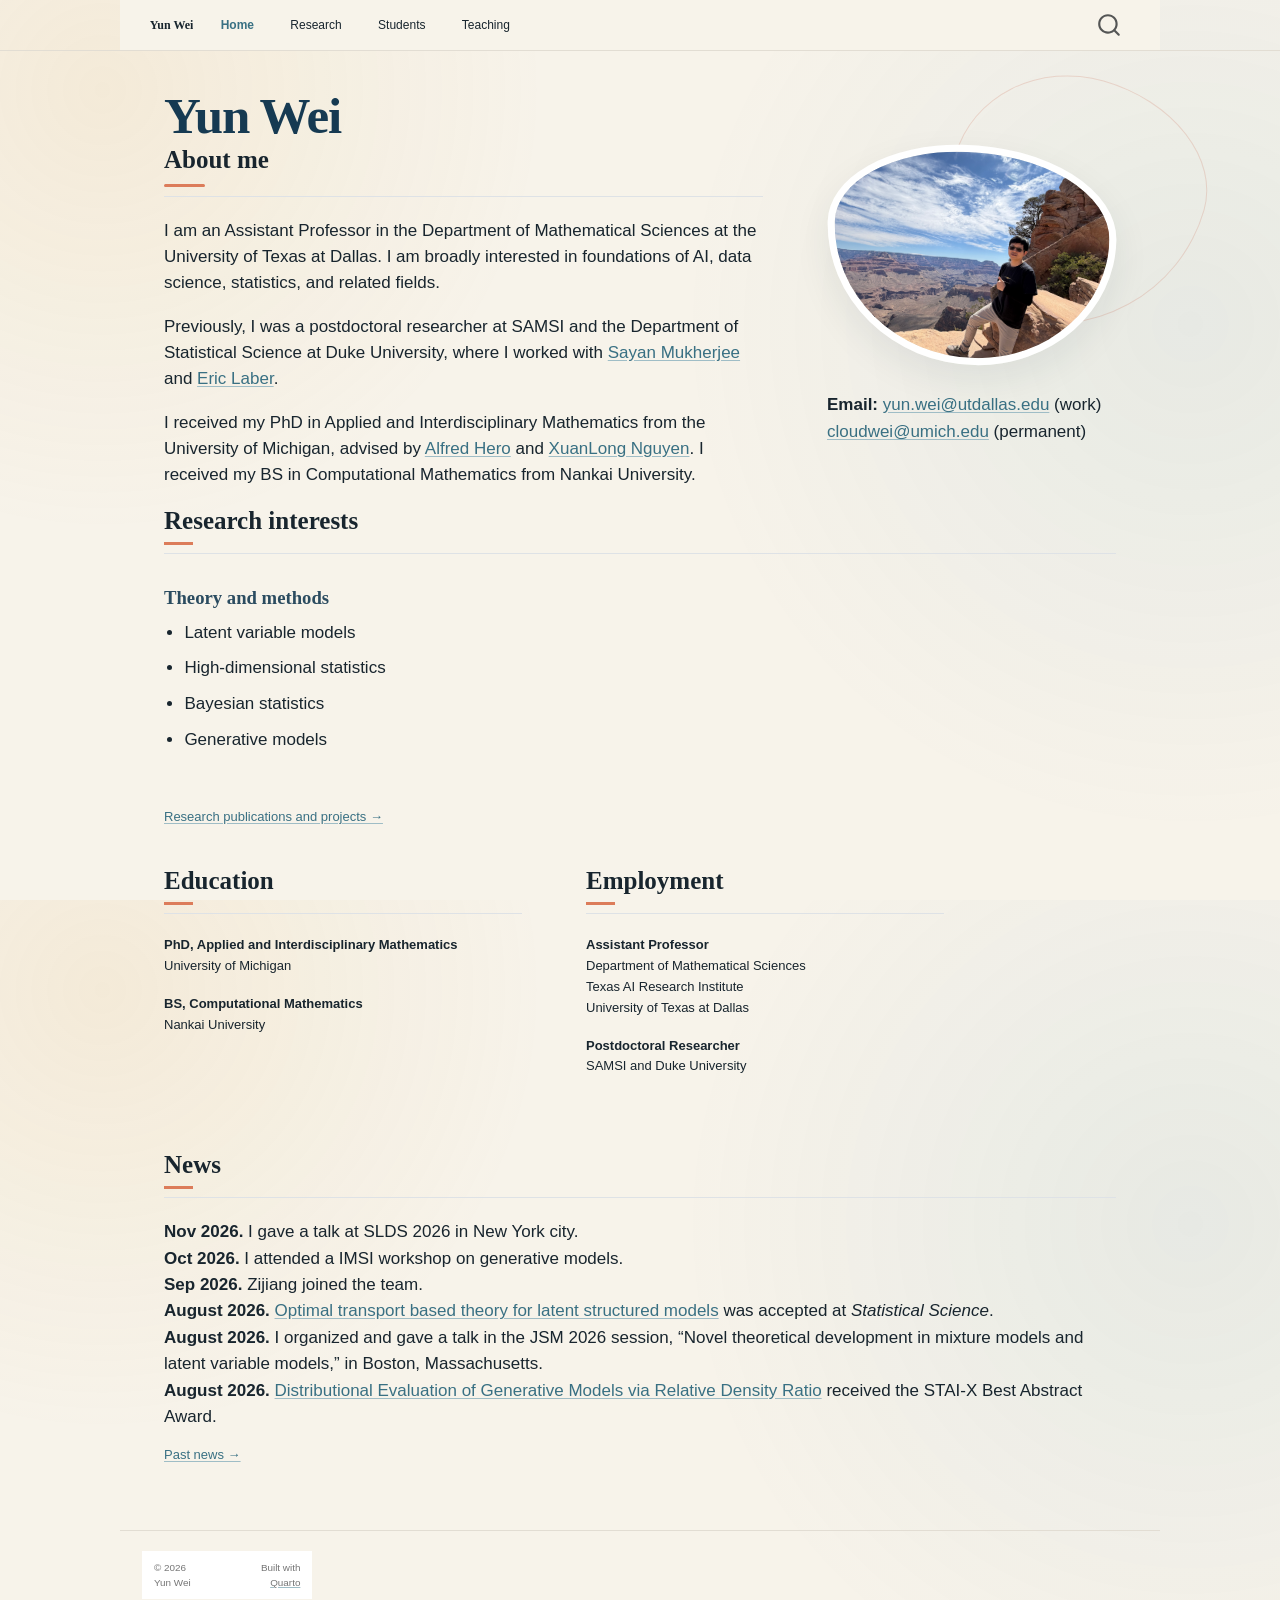
<file: index.html>
<!DOCTYPE html>
<html xmlns="http://www.w3.org/1999/xhtml" lang="en" xml:lang="en"><head>

<meta charset="utf-8">
<meta name="generator" content="quarto-1.11.9">

<meta name="viewport" content="width=device-width, initial-scale=1.0, user-scalable=yes">


<title>Yun Wei</title>
<style>
/* Default styles provided by pandoc.
** See https://pandoc.org/MANUAL.html#variables-for-html for config info.
*/
span.smallcaps{font-variant: small-caps;}
div.columns{display: flex; gap: 1.5em;}
div.column{flex: auto;}
@media screen {
div.columns{gap: min(4vw, 1.5em);}
div.column{overflow-x: auto;}
}
div.hanging-indent{margin-left: 1.5em; text-indent: -1.5em;}
ul.task-list{list-style: none;}
ul.task-list li input[type="checkbox"] {
  width: 0.8em;
  margin: 0 0.8em 0.2em -1em; /* quarto-specific, see https://github.com/quarto-dev/quarto-cli/issues/4556 */ 
  vertical-align: middle;
}
</style>


<script src="site_libs/quarto-nav/quarto-nav.js"></script>
<script src="site_libs/quarto-nav/headroom.min.js"></script>
<script src="site_libs/clipboard/clipboard.min.js"></script>
<script src="site_libs/quarto-search/autocomplete.umd.js"></script>
<script src="site_libs/quarto-search/fuse.min.js"></script>
<script src="site_libs/quarto-search/quarto-search.js"></script>
<meta name="quarto:offset" content="./">
<script src="site_libs/quarto-html/quarto.js" type="module"></script>
<script src="site_libs/quarto-html/tabsets/tabsets.js" type="module"></script>
<script src="site_libs/quarto-html/scrollable-regions/scrollable-regions.js" type="module"></script>
<script src="site_libs/quarto-html/popper.min.js"></script>
<script src="site_libs/quarto-html/tippy.umd.min.js"></script>
<script src="site_libs/quarto-html/anchor.min.js"></script>
<link href="site_libs/quarto-html/tippy.css" rel="stylesheet">
<link href="site_libs/quarto-html/quarto-syntax-highlighting-63b5708e65d6cd79cd7618c58d0c21e7.css" rel="stylesheet" id="quarto-text-highlighting-styles">
<script src="site_libs/bootstrap/bootstrap.min.js"></script>
<link href="site_libs/bootstrap/bootstrap-icons.css" rel="stylesheet">
<link href="site_libs/bootstrap/bootstrap-8d3ad9c781c51ccd60b292c95058b2c2.min.css" rel="stylesheet" append-hash="true" id="quarto-bootstrap" data-mode="light">
<script id="quarto-search-options" type="application/json">{
  "location": "navbar",
  "copy-button": false,
  "collapse-after": 3,
  "panel-placement": "end",
  "type": "overlay",
  "limit": 50,
  "keyboard-shortcut": [
    "f",
    "/",
    "s"
  ],
  "show-item-context": false,
  "language": {
    "search-no-results-text": "No results",
    "search-matching-documents-text": "matching documents",
    "search-copy-link-title": "Copy link to search",
    "search-hide-matches-text": "Hide additional matches",
    "search-more-match-text": "more match in this document",
    "search-more-matches-text": "more matches in this document",
    "search-clear-button-title": "Clear",
    "search-text-placeholder": "",
    "search-detached-cancel-button-title": "Cancel",
    "search-submit-button-title": "Submit",
    "search-label": "Search"
  }
}</script>
<script async="" src="https://www.googletagmanager.com/gtag/js?id=G-TVK6GZXDQL"></script>

<script type="text/javascript">

window.dataLayer = window.dataLayer || [];
function gtag(){dataLayer.push(arguments);}
gtag('js', new Date());
gtag('config', 'G-TVK6GZXDQL', { 'anonymize_ip': true});
</script>


<link rel="stylesheet" href="styles.css">
</head>

<body class="nav-fixed fullcontent quarto-light"><a id="quarto-skip-link" class="visually-hidden-focusable" href="#quarto-document-content">Skip to main content</a>

<div id="quarto-search-results"></div>
  <header id="quarto-header" class="headroom fixed-top">
    <nav class="navbar navbar-expand-lg " data-bs-theme="dark" aria-label="Site">
      <div class="navbar-container container-fluid">
      <div class="navbar-brand-container mx-auto">
    <a class="navbar-brand" href="./index.html">
    <span class="navbar-title">Yun Wei</span>
    </a>
  </div>
          <button class="navbar-toggler" type="button" data-bs-toggle="collapse" data-bs-target="#navbarCollapse" aria-controls="navbarCollapse" aria-expanded="false" aria-label="Toggle navigation" onclick="if (window.quartoToggleHeadroom) { window.quartoToggleHeadroom(); }">
  <span class="navbar-toggler-icon"></span>
</button>
          <div class="collapse navbar-collapse" id="navbarCollapse">
            <ul class="navbar-nav navbar-nav-scroll me-auto">
  <li class="nav-item">
    <a class="nav-link active" href="./index.html" aria-current="page"> 
<span class="menu-text">Home</span></a>
  </li>  
  <li class="nav-item">
    <a class="nav-link" href="./research.html"> 
<span class="menu-text">Research</span></a>
  </li>  
  <li class="nav-item">
    <a class="nav-link" href="./students.html"> 
<span class="menu-text">Students</span></a>
  </li>  
  <li class="nav-item">
    <a class="nav-link" href="./teaching.html"> 
<span class="menu-text">Teaching</span></a>
  </li>  
</ul>
          </div> <!-- /navcollapse -->
            <div class="quarto-navbar-tools">
</div>
            <div id="quarto-search" class="" title="Search"></div>
      </div> <!-- /container-fluid -->
    </nav>
</header>
<!-- content -->
<div id="quarto-content" class="quarto-container page-columns page-rows-contents page-layout-article page-navbar">
<!-- sidebar -->
<!-- margin-sidebar -->
    
<!-- main -->
<main class="content" id="quarto-document-content" tabindex="-1">

<header id="title-block-header" class="quarto-title-block default">
<div class="quarto-title">
<h1 class="title">Yun Wei</h1>
</div>



<div class="quarto-title-meta">

    
  
    
  </div>
  


</header>


<div class="profile-grid">
<section id="about-me" class="level2 profile-main">
<h2 class="anchored" data-anchor-id="about-me">About me</h2>
<p>I am an Assistant Professor in the Department of Mathematical Sciences at the University of Texas at Dallas. I am broadly interested in foundations of AI, data science, statistics, and related fields.</p>
<p>Previously, I was a postdoctoral researcher at SAMSI and the Department of Statistical Science at Duke University, where I worked with <a href="https://sayanmuk.github.io/">Sayan Mukherjee</a> and <a href="https://www.laber-labs.com/">Eric Laber</a>.</p>
<p>I received my PhD in Applied and Interdisciplinary Mathematics from the University of Michigan, advised by <a href="https://hero.engin.umich.edu/">Alfred Hero</a> and <a href="http://dept.stat.lsa.umich.edu/~xuanlong/">XuanLong Nguyen</a>. I received my BS in Computational Mathematics from Nankai University.</p>
</section>
<div class="profile-side">
<p><img src="files/photo/yun-wei.jpg" alt="Yun Wei" class="homepage-photo"></p>
<p><strong>Email:</strong> <a href="mailto:yun.wei@utdallas.edu">yun.wei@utdallas.edu</a> (work)<br>
<a href="mailto:cloudwei@umich.edu">cloudwei@umich.edu</a> (permanent)</p>
</div>
</div>
<section id="research-interests" class="level2">
<h2 class="anchored" data-anchor-id="research-interests">Research interests</h2>
<div class="interest-grid">
<section id="theory-and-methods" class="level3 interest-group">
<h3 class="anchored" data-anchor-id="theory-and-methods">Theory and methods</h3>
<ul>
<li>Latent variable models</li>
<li>High-dimensional statistics</li>
<li>Bayesian statistics</li>
<li>Generative models</li>
</ul>
</section>
</div>
<div class="more-link">
<p><a href="./research.html">Research publications and projects →</a></p>
</div>
</section>
<div class="split-section">
<section id="education" class="level2 profile-column">
<h2 class="anchored" data-anchor-id="education">Education</h2>
<p><strong>PhD, Applied and Interdisciplinary Mathematics</strong><br>
University of Michigan</p>
<p><strong>BS, Computational Mathematics</strong><br>
Nankai University</p>
</section>
<section id="employment" class="level2 profile-column">
<h2 class="anchored" data-anchor-id="employment">Employment</h2>
<p><strong>Assistant Professor</strong><br>
Department of Mathematical Sciences<br>
Texas AI Research Institute<br>
University of Texas at Dallas</p>
<p><strong>Postdoctoral Researcher</strong><br>
SAMSI and Duke University</p>
</section>
</div>
<section id="news" class="level2">
<h2 class="anchored" data-anchor-id="news">News</h2>
<ul>
<li><strong>Nov 2026.</strong> I gave a talk at SLDS 2026 in New York city.</li>
<li><strong>Oct 2026.</strong> I attended a IMSI workshop on generative models.</li>
<li><strong>Sep 2026.</strong> Zijiang joined the team.</li>
<li><strong>August 2026.</strong> <a href="http://arxiv.org/abs/2601.11465">Optimal transport based theory for latent structured models</a> was accepted at <em>Statistical Science</em>.</li>
<li><strong>August 2026.</strong> I organized and gave a talk in the JSM 2026 session, “Novel theoretical development in mixture models and latent variable models,” in Boston, Massachusetts.</li>
<li><strong>August 2026.</strong> <a href="https://arxiv.org/abs/2510.25507">Distributional Evaluation of Generative Models via Relative Density Ratio</a> received the STAI-X Best Abstract Award.</li>
</ul>
<div class="more-link">
<p><a href="./news.html">Past news →</a></p>
</div>


</section>

</main> <!-- /main -->
<script id="quarto-html-after-body" type="application/javascript">
  window.document.addEventListener("DOMContentLoaded", function (event) {
    const icon = "";
    const anchorJS = new window.AnchorJS();
    anchorJS.options = {
      placement: 'right',
      icon: icon
    };
    anchorJS.add('.anchored');
    const isCodeAnnotation = (el) => {
      for (const clz of el.classList) {
        if (clz.startsWith('code-annotation-')) {                     
          return true;
        }
      }
      return false;
    }
    const onCopySuccess = function(e) {
      // button target
      const button = e.trigger;
      // don't keep focus
      button.blur();
      // flash "checked"
      button.classList.add('code-copy-button-checked');
      var currentTitle = button.getAttribute("title");
      button.setAttribute("title", "Copied!");
      let tooltip;
      if (window.bootstrap) {
        button.setAttribute("data-bs-toggle", "tooltip");
        button.setAttribute("data-bs-placement", "left");
        button.setAttribute("data-bs-title", "Copied!");
        tooltip = new bootstrap.Tooltip(button, 
          { trigger: "manual", 
            customClass: "code-copy-button-tooltip",
            offset: [0, -8]});
        tooltip.show();    
      }
      setTimeout(function() {
        if (tooltip) {
          tooltip.hide();
          button.removeAttribute("data-bs-title");
          button.removeAttribute("data-bs-toggle");
          button.removeAttribute("data-bs-placement");
        }
        button.setAttribute("title", currentTitle);
        button.classList.remove('code-copy-button-checked');
      }, 1000);
      // clear code selection
      e.clearSelection();
    }
    const getTextToCopy = function(trigger) {
      const outerScaffold = trigger.parentElement.cloneNode(true);
      const codeEl = outerScaffold.querySelector('code');
      for (const childEl of codeEl.children) {
        if (isCodeAnnotation(childEl)) {
          childEl.remove();
        }
      }
      return codeEl.innerText;
    }
    const clipboard = new window.ClipboardJS('.code-copy-button:not([data-in-quarto-modal])', {
      text: getTextToCopy
    });
    clipboard.on('success', onCopySuccess);
    if (window.document.getElementById('quarto-embedded-source-code-modal')) {
      const clipboardModal = new window.ClipboardJS('.code-copy-button[data-in-quarto-modal]', {
        text: getTextToCopy,
        container: window.document.getElementById('quarto-embedded-source-code-modal')
      });
      clipboardModal.on('success', onCopySuccess);
    }
      var localhostRegex = new RegExp(/^(?:http|https):\/\/localhost\:?[0-9]*\//);
      var mailtoRegex = new RegExp(/^mailto:/);
        var filterRegex = new RegExp("https:\/\/clouduolc\.github\.io\/");
      const newWindowLabel = "(opens in a new tab)";
      const newWindowNoteId = "quarto-ext-newwindow-label";
      // Links reference one hidden label through aria-describedby, so the
      // announcement never changes their accessible name.
      var describeNewWindow = (link) => {
        if (!window.document.getElementById(newWindowNoteId)) {
          var newWindowNote = window.document.createElement("span");
          newWindowNote.id = newWindowNoteId;
          newWindowNote.hidden = true;
          newWindowNote.textContent = newWindowLabel;
          window.document.body.appendChild(newWindowNote);
        }
        var describedBy = (link.getAttribute("aria-describedby") || "").split(/\s+/).filter(Boolean);
        if (!describedBy.includes(newWindowNoteId)) {
          describedBy.push(newWindowNoteId);
          link.setAttribute("aria-describedby", describedBy.join(" "));
        }
      }
      var isInternal = (href) => {
          return filterRegex.test(href) || localhostRegex.test(href) || mailtoRegex.test(href);
      }
      // Inspect non-navigation links and adorn them if external
      window.quartoDecorateExternalLinks = function (root) {
     var links = (root || window.document).querySelectorAll('a[href]:not(.nav-link):not(.navbar-brand):not(.toc-action):not(.sidebar-link):not(.sidebar-item-toggle):not(.pagination-link):not(.no-external):not([aria-hidden]):not(.dropdown-item):not(.quarto-navigation-tool):not(.about-link)');
      for (var i=0; i<links.length; i++) {
        const link = links[i];
        if (!isInternal(link.href)) {
          // undo the damage that might have been done by quarto-nav.js in the case of
          // links that we want to consider external
          if (link.dataset.originalHref !== undefined) {
            link.href = link.dataset.originalHref;
          }
            // target, if specified
            link.setAttribute("target", "_blank");
            if (link.getAttribute("rel") === null) {
              link.setAttribute("rel", "noopener");
            }
            describeNewWindow(link);
          if (!link.classList.contains('no-external-icon')) {
          }
        }
      }
      };
      window.quartoDecorateExternalLinks(window.document);
    // Esc closes the popup (WCAG 1.4.13) and focus leaving both trigger and
    // popup closes it (WCAG 2.4.11); tippy handles neither for interactive popups.
    const hideOnEscAndFocusOut = {
      name: 'hideOnEscAndFocusOut',
      defaultValue: true,
      fn(instance) {
        const dismiss = () => {
          // A show scheduled by the trigger delay would otherwise reopen it
          instance.clearDelayTimeouts();
          instance.hide();
        };
        const onKeyDown = (event) => {
          if (event.key !== 'Escape') {
            return;
          }
          // Keep Esc from also reaching page handlers (e.g. reveal.js overview),
          // except an open reveal.js slide menu, which Esc should close too.
          // The menu handles keys only when its keyboard option is on.
          const menuHandlesEsc = window.Reveal?.getPlugin?.('menu')?.isOpen() &&
            window.Reveal.getConfig().menu?.keyboard !== false;
          if (!menuHandlesEsc) {
            event.stopPropagation();
          }
          if (instance.popper.contains(window.document.activeElement)) {
            // Disabled while refocusing so the focus trigger does not reopen it
            instance.disable();
            instance.reference.focus();
            instance.enable();
          }
          dismiss();
        };
        const onFocusOut = (event) => {
          const target = event.relatedTarget;
          if (target && !instance.reference.contains(target) &&
              !instance.popper.contains(target)) {
            dismiss();
          }
        };
        // On the trigger too: a click trigger (code-annotations: select) has no
        // blur handling. Attached for the instance's lifetime so leaving the
        // trigger also cancels a show still pending on the trigger delay.
        instance.reference.addEventListener('focusout', onFocusOut);
        return {
          onShow() {
            window.document.addEventListener('keydown', onKeyDown, true);
            instance.popper.addEventListener('focusout', onFocusOut);
          },
          onHide() {
            window.document.removeEventListener('keydown', onKeyDown, true);
            instance.popper.removeEventListener('focusout', onFocusOut);
          },
          onDestroy() {
            instance.reference.removeEventListener('focusout', onFocusOut);
          },
        };
      },
    };
    function tippyHover(el, contentFn, onTriggerFn, onUntriggerFn) {
      const config = {
        allowHTML: true,
        maxWidth: 500,
        delay: 100,
        arrow: false,
        appendTo: function(el) {
            return el.parentElement;
        },
        interactive: true,
        interactiveBorder: 10,
        theme: 'quarto',
        placement: 'bottom-start',
        plugins: [hideOnEscAndFocusOut],
      };
      if (contentFn) {
        config.content = contentFn;
      }
      if (onTriggerFn) {
        config.onTrigger = onTriggerFn;
      }
      if (onUntriggerFn) {
        config.onUntrigger = onUntriggerFn;
      }
      window.tippy(el, config); 
    }
    const noterefs = window.document.querySelectorAll('a[role="doc-noteref"]');
    for (var i=0; i<noterefs.length; i++) {
      const ref = noterefs[i];
      tippyHover(ref, function() {
        // use id or data attribute instead here
        let href = ref.getAttribute('data-footnote-href') || ref.getAttribute('href');
        try { href = new URL(href).hash; } catch {}
        const id = href.replace(/^#\/?/, "");
        const note = window.document.getElementById(id);
        if (note) {
          return note.innerHTML;
        } else {
          return "";
        }
      });
    }
    const xrefs = window.document.querySelectorAll('a.quarto-xref');
    const processXRef = (id, note) => {
      // Strip column container classes
      const stripColumnClz = (el) => {
        el.classList.remove("page-full", "page-columns");
        if (el.children) {
          for (const child of el.children) {
            stripColumnClz(child);
          }
        }
      }
      stripColumnClz(note)
      if (id === null || id.startsWith('sec-')) {
        // Special case sections, only their first couple elements
        const container = document.createElement("div");
        if (note.children && note.children.length > 2) {
          container.appendChild(note.children[0].cloneNode(true));
          for (let i = 1; i < note.children.length; i++) {
            const child = note.children[i];
            if (child.tagName === "P" && child.innerText === "") {
              continue;
            } else {
              container.appendChild(child.cloneNode(true));
              break;
            }
          }
          if (window.Quarto?.typesetMath) {
            window.Quarto.typesetMath(container);
          }
          return container.innerHTML
        } else {
          if (window.Quarto?.typesetMath) {
            window.Quarto.typesetMath(note);
          }
          return note.innerHTML;
        }
      } else {
        // Remove any anchor links if they are present
        const anchorLink = note.querySelector('a.anchorjs-link');
        if (anchorLink) {
          anchorLink.remove();
        }
        if (window.Quarto?.typesetMath) {
          window.Quarto.typesetMath(note);
        }
        if (note.classList.contains("callout")) {
          return note.outerHTML;
        } else {
          return note.innerHTML;
        }
      }
    }
    for (var i=0; i<xrefs.length; i++) {
      const xref = xrefs[i];
      tippyHover(xref, undefined, function(instance) {
        instance.disable();
        let url = xref.getAttribute('href');
        let hash = undefined; 
        if (url.startsWith('#')) {
          hash = url;
        } else {
          try { hash = new URL(url).hash; } catch {}
        }
        if (hash) {
          const id = hash.replace(/^#\/?/, "");
          const note = window.document.getElementById(id);
          if (note !== null) {
            try {
              const html = processXRef(id, note.cloneNode(true));
              instance.setContent(html);
            } finally {
              instance.enable();
              instance.show();
            }
          } else {
            // See if we can fetch this
            fetch(url.split('#')[0])
            .then(res => res.text())
            .then(html => {
              const parser = new DOMParser();
              const htmlDoc = parser.parseFromString(html, "text/html");
              const note = htmlDoc.getElementById(id);
              if (note !== null) {
                const html = processXRef(id, note);
                instance.setContent(html);
              } 
            }).finally(() => {
              instance.enable();
              instance.show();
            });
          }
        } else {
          // See if we can fetch a full url (with no hash to target)
          // This is a special case and we should probably do some content thinning / targeting
          fetch(url)
          .then(res => res.text())
          .then(html => {
            const parser = new DOMParser();
            const htmlDoc = parser.parseFromString(html, "text/html");
            const note = htmlDoc.querySelector('main.content');
            if (note !== null) {
              // This should only happen for chapter cross references
              // (since there is no id in the URL)
              // remove the first header
              if (note.children.length > 0 && note.children[0].tagName === "HEADER") {
                note.children[0].remove();
              }
              const html = processXRef(null, note);
              instance.setContent(html);
            } 
          }).finally(() => {
            instance.enable();
            instance.show();
          });
        }
      }, function(instance) {
      });
    }
        let selectedAnnoteEl;
        const selectorForAnnotation = ( cell, annotation) => {
          let cellAttr = 'data-code-cell="' + cell + '"';
          let lineAttr = 'data-code-annotation="' +  annotation + '"';
          const selector = 'span[' + cellAttr + '][' + lineAttr + ']';
          return selector;
        }
        const selectCodeLines = (annoteEl) => {
          const doc = window.document;
          const targetCell = annoteEl.getAttribute("data-target-cell");
          const targetAnnotation = annoteEl.getAttribute("data-target-annotation");
          const annoteSpan = window.document.querySelector(selectorForAnnotation(targetCell, targetAnnotation));
          const lines = annoteSpan.getAttribute("data-code-lines").split(",");
          const lineIds = lines.map((line) => {
            return targetCell + "-" + line;
          })
          // Each band is positioned against its own containing block, which is
          // not the offsetParent of the lines, so place it from client rects.
          const placeBand = (band, firstEl, lastEl, codeBlock) => {
            const container = band.offsetParent;
            if (container === null) {
              return;
            }
            const containerRect = container.getBoundingClientRect();
            // Reveal.js scales slides with a transform, so convert client
            // pixels back to the CSS pixels of the container.
            const scale = containerRect.height / container.offsetHeight || 1;
            const firstRect = firstEl.getBoundingClientRect();
            const lastRect = lastEl.getBoundingClientRect();
            const top = (firstRect.top - containerRect.top) / scale - container.clientTop + container.scrollTop;
            const height = (lastRect.bottom - firstRect.top) / scale;
            band.style.top = top - 2 + "px";
            band.style.height = height + 4 + "px";
            if (codeBlock) {
              // Without the copy button wrapper, the containing block is wider
              // than the code block, so span the code block explicitly.
              const blockRect = codeBlock.getBoundingClientRect();
              band.style.left = (blockRect.left - containerRect.left) / scale - container.clientLeft + container.scrollLeft + "px";
              band.style.width = blockRect.width / scale + "px";
            }
          };
          if (lineIds.length > 0) {
            const el = window.document.getElementById(lineIds[0]);
            const lastEl = window.document.getElementById(lineIds[lineIds.length - 1]);
            const parent = el.parentElement.parentElement;
            // cook up a div (if necessary) and position it
            let div = window.document.getElementById("code-annotation-line-highlight");
            if (div === null) {
              div = window.document.createElement("div");
              div.setAttribute("id", "code-annotation-line-highlight");
              div.style.position = 'absolute';
              parent.appendChild(div);
            }
            placeBand(div, el, lastEl, parent.closest("div.sourceCode") || parent);
            let gutterDiv = window.document.getElementById("code-annotation-line-highlight-gutter");
            if (gutterDiv === null) {
              gutterDiv = window.document.createElement("div");
              gutterDiv.setAttribute("id", "code-annotation-line-highlight-gutter");
              gutterDiv.style.position = 'absolute';
              const codeCell = window.document.getElementById(targetCell);
              const gutter = codeCell.querySelector('.code-annotation-gutter');
              gutter.appendChild(gutterDiv);
            }
            placeBand(gutterDiv, el, lastEl);
            selectedAnnoteEl = annoteEl;
          }
        };
        const unselectCodeLines = () => {
          const elementsIds = ["code-annotation-line-highlight", "code-annotation-line-highlight-gutter"];
          elementsIds.forEach((elId) => {
            const div = window.document.getElementById(elId);
            if (div) {
              div.remove();
            }
          });
          selectedAnnoteEl = undefined;
        };
          // Handle positioning of the toggle
      window.addEventListener(
        "resize",
        throttle(() => {
          elRect = undefined;
          if (selectedAnnoteEl) {
            selectCodeLines(selectedAnnoteEl);
          }
        }, 10)
      );
      function throttle(fn, ms) {
      let throttle = false;
      let timer;
        return (...args) => {
          if(!throttle) { // first call gets through
              fn.apply(this, args);
              throttle = true;
          } else { // all the others get throttled
              if(timer) clearTimeout(timer); // cancel #2
              timer = setTimeout(() => {
                fn.apply(this, args);
                timer = throttle = false;
              }, ms);
          }
        };
      }
        // Attach click handler to the DT
        const annoteDls = window.document.querySelectorAll('dt[data-target-cell]');
        for (const annoteDlNode of annoteDls) {
          annoteDlNode.addEventListener('click', (event) => {
            const clickedEl = event.target;
            if (clickedEl !== selectedAnnoteEl) {
              unselectCodeLines();
              const activeEl = window.document.querySelector('dt[data-target-cell].code-annotation-active');
              if (activeEl) {
                activeEl.classList.remove('code-annotation-active');
              }
              selectCodeLines(clickedEl);
              clickedEl.classList.add('code-annotation-active');
            } else {
              // Unselect the line
              unselectCodeLines();
              clickedEl.classList.remove('code-annotation-active');
            }
          });
        }
    const findCites = (el) => {
      const parentEl = el.parentElement;
      if (parentEl) {
        const cites = parentEl.dataset.cites;
        if (cites) {
          return {
            el,
            cites: cites.split(' ')
          };
        } else {
          return findCites(el.parentElement)
        }
      } else {
        return undefined;
      }
    };
    var bibliorefs = window.document.querySelectorAll('a[role="doc-biblioref"]');
    for (var i=0; i<bibliorefs.length; i++) {
      const ref = bibliorefs[i];
      const citeInfo = findCites(ref);
      if (citeInfo) {
        tippyHover(citeInfo.el, function() {
          var popup = window.document.createElement('div');
          citeInfo.cites.forEach(function(cite) {
            var citeDiv = window.document.createElement('div');
            citeDiv.classList.add('hanging-indent');
            citeDiv.classList.add('csl-entry');
            var biblioDiv = window.document.getElementById('ref-' + cite);
            if (biblioDiv) {
              citeDiv.innerHTML = biblioDiv.innerHTML;
            }
            popup.appendChild(citeDiv);
          });
          return popup.innerHTML;
        });
      }
    }
  });
  </script>
  <script type="application/javascript">
  window.quartoScrollableRegionsLabels = {"code":"Scrollable code","output":"Scrollable output"};
  </script>
</div> <!-- /content -->
<footer class="footer">
  <div class="nav-footer">
    <div class="nav-footer-left">
<p>© 2026 Yun Wei</p>
</div>   
    <div class="nav-footer-center">
      &nbsp;
    </div>
    <div class="nav-footer-right">
<p>Built with <a href="https://quarto.org/">Quarto</a></p>
</div>
  </div>
</footer>




</body></html>
</file>
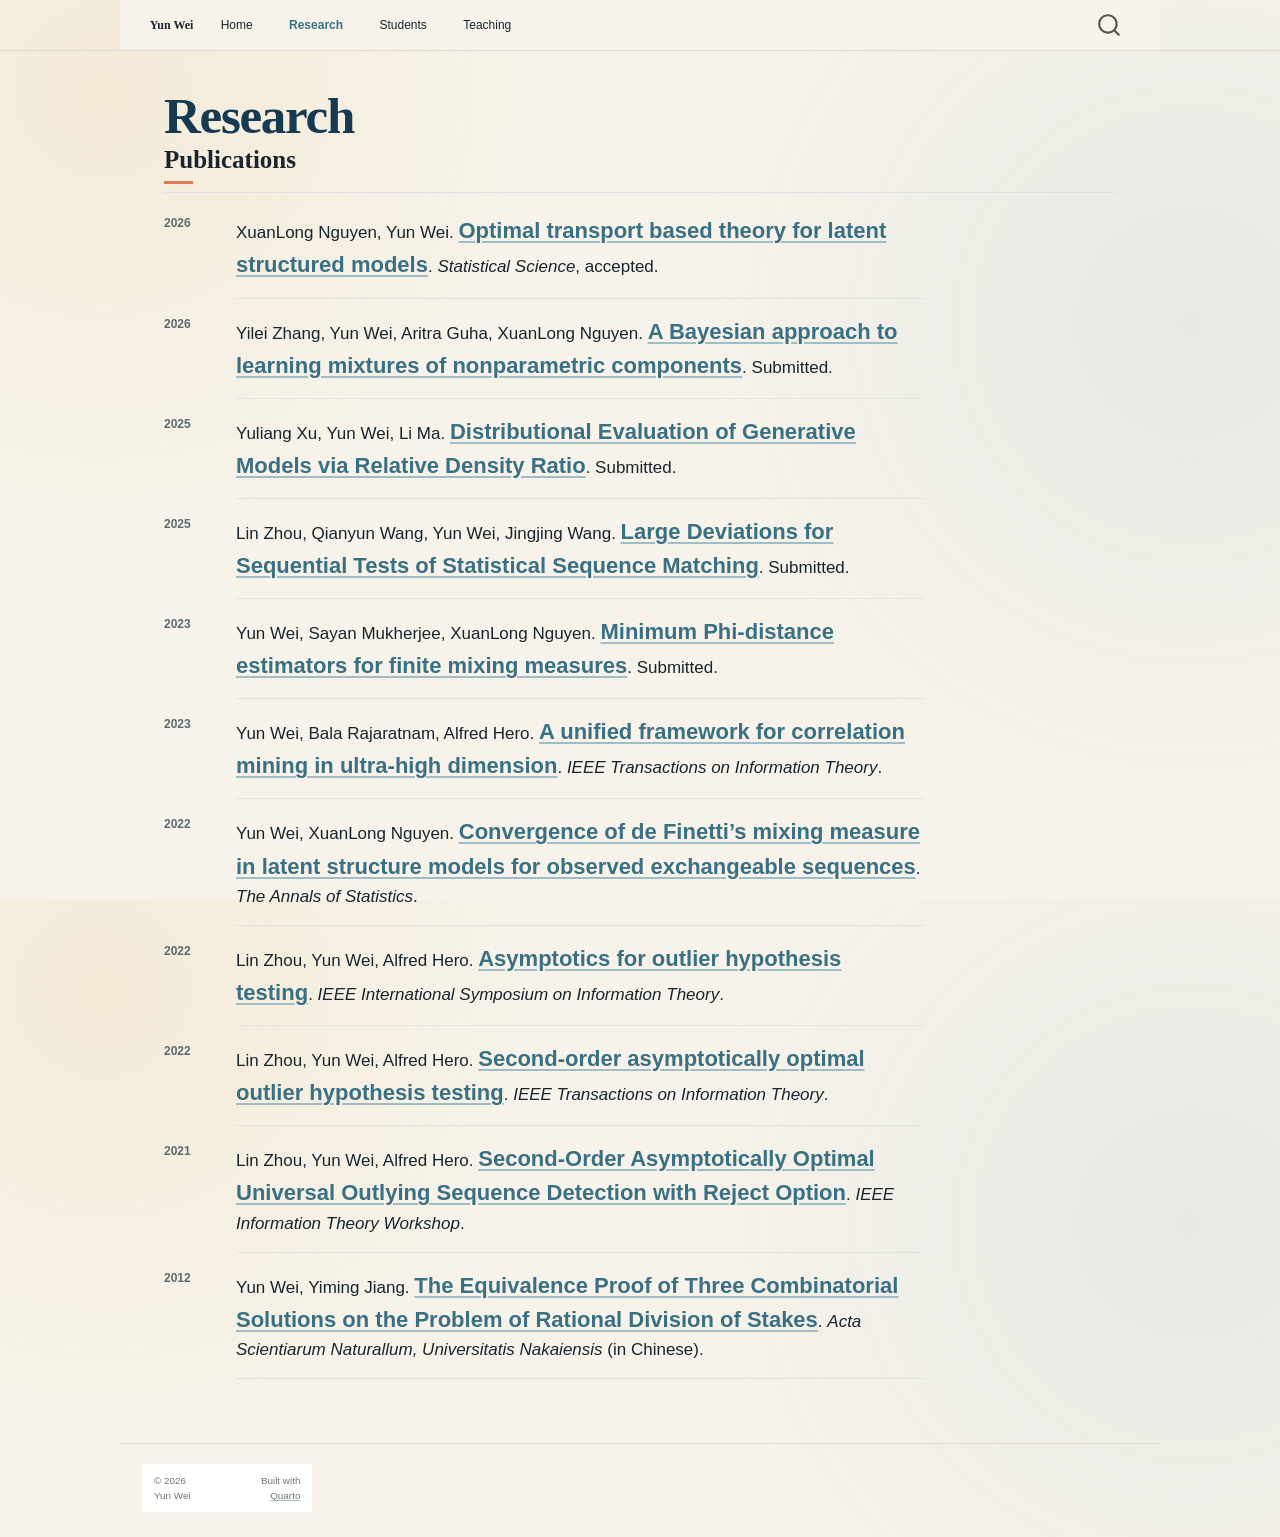
<file: research.html>
<!DOCTYPE html>
<html xmlns="http://www.w3.org/1999/xhtml" lang="en" xml:lang="en"><head>

<meta charset="utf-8">
<meta name="generator" content="quarto-1.11.9">

<meta name="viewport" content="width=device-width, initial-scale=1.0, user-scalable=yes">


<title>Research – Yun Wei</title>
<style>
/* Default styles provided by pandoc.
** See https://pandoc.org/MANUAL.html#variables-for-html for config info.
*/
span.smallcaps{font-variant: small-caps;}
div.columns{display: flex; gap: 1.5em;}
div.column{flex: auto;}
@media screen {
div.columns{gap: min(4vw, 1.5em);}
div.column{overflow-x: auto;}
}
div.hanging-indent{margin-left: 1.5em; text-indent: -1.5em;}
ul.task-list{list-style: none;}
ul.task-list li input[type="checkbox"] {
  width: 0.8em;
  margin: 0 0.8em 0.2em -1em; /* quarto-specific, see https://github.com/quarto-dev/quarto-cli/issues/4556 */ 
  vertical-align: middle;
}
</style>


<script src="site_libs/quarto-nav/quarto-nav.js"></script>
<script src="site_libs/quarto-nav/headroom.min.js"></script>
<script src="site_libs/clipboard/clipboard.min.js"></script>
<script src="site_libs/quarto-search/autocomplete.umd.js"></script>
<script src="site_libs/quarto-search/fuse.min.js"></script>
<script src="site_libs/quarto-search/quarto-search.js"></script>
<meta name="quarto:offset" content="./">
<script src="site_libs/quarto-html/quarto.js" type="module"></script>
<script src="site_libs/quarto-html/tabsets/tabsets.js" type="module"></script>
<script src="site_libs/quarto-html/scrollable-regions/scrollable-regions.js" type="module"></script>
<script src="site_libs/quarto-html/popper.min.js"></script>
<script src="site_libs/quarto-html/tippy.umd.min.js"></script>
<script src="site_libs/quarto-html/anchor.min.js"></script>
<link href="site_libs/quarto-html/tippy.css" rel="stylesheet">
<link href="site_libs/quarto-html/quarto-syntax-highlighting-63b5708e65d6cd79cd7618c58d0c21e7.css" rel="stylesheet" id="quarto-text-highlighting-styles">
<script src="site_libs/bootstrap/bootstrap.min.js"></script>
<link href="site_libs/bootstrap/bootstrap-icons.css" rel="stylesheet">
<link href="site_libs/bootstrap/bootstrap-8d3ad9c781c51ccd60b292c95058b2c2.min.css" rel="stylesheet" append-hash="true" id="quarto-bootstrap" data-mode="light">
<script id="quarto-search-options" type="application/json">{
  "location": "navbar",
  "copy-button": false,
  "collapse-after": 3,
  "panel-placement": "end",
  "type": "overlay",
  "limit": 50,
  "keyboard-shortcut": [
    "f",
    "/",
    "s"
  ],
  "show-item-context": false,
  "language": {
    "search-no-results-text": "No results",
    "search-matching-documents-text": "matching documents",
    "search-copy-link-title": "Copy link to search",
    "search-hide-matches-text": "Hide additional matches",
    "search-more-match-text": "more match in this document",
    "search-more-matches-text": "more matches in this document",
    "search-clear-button-title": "Clear",
    "search-text-placeholder": "",
    "search-detached-cancel-button-title": "Cancel",
    "search-submit-button-title": "Submit",
    "search-label": "Search"
  }
}</script>
<script async="" src="https://www.googletagmanager.com/gtag/js?id=G-TVK6GZXDQL"></script>

<script type="text/javascript">

window.dataLayer = window.dataLayer || [];
function gtag(){dataLayer.push(arguments);}
gtag('js', new Date());
gtag('config', 'G-TVK6GZXDQL', { 'anonymize_ip': true});
</script>


<link rel="stylesheet" href="styles.css">
</head>

<body class="nav-fixed fullcontent quarto-light"><a id="quarto-skip-link" class="visually-hidden-focusable" href="#quarto-document-content">Skip to main content</a>

<div id="quarto-search-results"></div>
  <header id="quarto-header" class="headroom fixed-top">
    <nav class="navbar navbar-expand-lg " data-bs-theme="dark" aria-label="Site">
      <div class="navbar-container container-fluid">
      <div class="navbar-brand-container mx-auto">
    <a class="navbar-brand" href="./index.html">
    <span class="navbar-title">Yun Wei</span>
    </a>
  </div>
          <button class="navbar-toggler" type="button" data-bs-toggle="collapse" data-bs-target="#navbarCollapse" aria-controls="navbarCollapse" aria-expanded="false" aria-label="Toggle navigation" onclick="if (window.quartoToggleHeadroom) { window.quartoToggleHeadroom(); }">
  <span class="navbar-toggler-icon"></span>
</button>
          <div class="collapse navbar-collapse" id="navbarCollapse">
            <ul class="navbar-nav navbar-nav-scroll me-auto">
  <li class="nav-item">
    <a class="nav-link" href="./index.html"> 
<span class="menu-text">Home</span></a>
  </li>  
  <li class="nav-item">
    <a class="nav-link active" href="./research.html" aria-current="page"> 
<span class="menu-text">Research</span></a>
  </li>  
  <li class="nav-item">
    <a class="nav-link" href="./students.html"> 
<span class="menu-text">Students</span></a>
  </li>  
  <li class="nav-item">
    <a class="nav-link" href="./teaching.html"> 
<span class="menu-text">Teaching</span></a>
  </li>  
</ul>
          </div> <!-- /navcollapse -->
            <div class="quarto-navbar-tools">
</div>
            <div id="quarto-search" class="" title="Search"></div>
      </div> <!-- /container-fluid -->
    </nav>
</header>
<!-- content -->
<div id="quarto-content" class="quarto-container page-columns page-rows-contents page-layout-article page-navbar">
<!-- sidebar -->
<!-- margin-sidebar -->
    
<!-- main -->
<main class="content" id="quarto-document-content" tabindex="-1">

<header id="title-block-header" class="quarto-title-block default">
<div class="quarto-title">
<h1 class="title">Research</h1>
</div>



<div class="quarto-title-meta">

    
  
    
  </div>
  


</header>


<section id="publications" class="level2">
<h2 class="anchored" data-anchor-id="publications">Publications</h2>
<div class="publication-list">
<dl>
<dt>2026</dt>
<dd>
XuanLong Nguyen, Yun Wei. <a href="http://arxiv.org/abs/2601.11465">Optimal transport based theory for latent structured models</a>. <em>Statistical Science</em>, accepted.
</dd>
<dt>2026</dt>
<dd>
Yilei Zhang, Yun Wei, Aritra Guha, XuanLong Nguyen. <a href="https://arxiv.org/abs/2512.12988">A Bayesian approach to learning mixtures of nonparametric components</a>. Submitted.
</dd>
<dt>2025</dt>
<dd>
Yuliang Xu, Yun Wei, Li Ma. <a href="https://arxiv.org/abs/2510.25507">Distributional Evaluation of Generative Models via Relative Density Ratio</a>. Submitted.
</dd>
<dt>2025</dt>
<dd>
Lin Zhou, Qianyun Wang, Yun Wei, Jingjing Wang. <a href="https://arxiv.org/abs/2506.03976">Large Deviations for Sequential Tests of Statistical Sequence Matching</a>. Submitted.
</dd>
<dt>2023</dt>
<dd>
Yun Wei, Sayan Mukherjee, XuanLong Nguyen. <a href="https://arxiv.org/abs/2304.10052">Minimum Phi-distance estimators for finite mixing measures</a>. Submitted.
</dd>
<dt>2023</dt>
<dd>
Yun Wei, Bala Rajaratnam, Alfred Hero. <a href="http://arxiv.org/abs/2101.04715">A unified framework for correlation mining in ultra-high dimension</a>. <em>IEEE Transactions on Information Theory</em>.
</dd>
<dt>2022</dt>
<dd>
Yun Wei, XuanLong Nguyen. <a href="https://arxiv.org/abs/2004.05542">Convergence of de Finetti’s mixing measure in latent structure models for observed exchangeable sequences</a>. <em>The Annals of Statistics</em>.
</dd>
<dt>2022</dt>
<dd>
Lin Zhou, Yun Wei, Alfred Hero. <a href="https://scholar.google.com/citations?view_op=view_citation&amp;hl=en&amp;user=jvjm95AAAAAJ&amp;citation_for_view=jvjm95AAAAAJ:UeHWp8X0CEIC">Asymptotics for outlier hypothesis testing</a>. <em>IEEE International Symposium on Information Theory</em>.
</dd>
<dt>2022</dt>
<dd>
Lin Zhou, Yun Wei, Alfred Hero. <a href="https://arxiv.org/abs/2009.03505">Second-order asymptotically optimal outlier hypothesis testing</a>. <em>IEEE Transactions on Information Theory</em>.
</dd>
<dt>2021</dt>
<dd>
Lin Zhou, Yun Wei, Alfred Hero. <a href="https://scholar.google.com/citations?view_op=view_citation&amp;hl=en&amp;user=jvjm95AAAAAJ&amp;citation_for_view=jvjm95AAAAAJ:2osOgNQ5qMEC">Second-Order Asymptotically Optimal Universal Outlying Sequence Detection with Reject Option</a>. <em>IEEE Information Theory Workshop</em>.
</dd>
<dt>2012</dt>
<dd>
Yun Wei, Yiming Jiang. <a href="https://sites.google.com/view/cloudwei/publications?authuser=0">The Equivalence Proof of Three Combinatorial Solutions on the Problem of Rational Division of Stakes</a>. <em>Acta Scientiarum Naturallum, Universitatis Nakaiensis</em> (in Chinese).
</dd>
</dl>
</div>


</section>

</main> <!-- /main -->
<script id="quarto-html-after-body" type="application/javascript">
  window.document.addEventListener("DOMContentLoaded", function (event) {
    const icon = "";
    const anchorJS = new window.AnchorJS();
    anchorJS.options = {
      placement: 'right',
      icon: icon
    };
    anchorJS.add('.anchored');
    const isCodeAnnotation = (el) => {
      for (const clz of el.classList) {
        if (clz.startsWith('code-annotation-')) {                     
          return true;
        }
      }
      return false;
    }
    const onCopySuccess = function(e) {
      // button target
      const button = e.trigger;
      // don't keep focus
      button.blur();
      // flash "checked"
      button.classList.add('code-copy-button-checked');
      var currentTitle = button.getAttribute("title");
      button.setAttribute("title", "Copied!");
      let tooltip;
      if (window.bootstrap) {
        button.setAttribute("data-bs-toggle", "tooltip");
        button.setAttribute("data-bs-placement", "left");
        button.setAttribute("data-bs-title", "Copied!");
        tooltip = new bootstrap.Tooltip(button, 
          { trigger: "manual", 
            customClass: "code-copy-button-tooltip",
            offset: [0, -8]});
        tooltip.show();    
      }
      setTimeout(function() {
        if (tooltip) {
          tooltip.hide();
          button.removeAttribute("data-bs-title");
          button.removeAttribute("data-bs-toggle");
          button.removeAttribute("data-bs-placement");
        }
        button.setAttribute("title", currentTitle);
        button.classList.remove('code-copy-button-checked');
      }, 1000);
      // clear code selection
      e.clearSelection();
    }
    const getTextToCopy = function(trigger) {
      const outerScaffold = trigger.parentElement.cloneNode(true);
      const codeEl = outerScaffold.querySelector('code');
      for (const childEl of codeEl.children) {
        if (isCodeAnnotation(childEl)) {
          childEl.remove();
        }
      }
      return codeEl.innerText;
    }
    const clipboard = new window.ClipboardJS('.code-copy-button:not([data-in-quarto-modal])', {
      text: getTextToCopy
    });
    clipboard.on('success', onCopySuccess);
    if (window.document.getElementById('quarto-embedded-source-code-modal')) {
      const clipboardModal = new window.ClipboardJS('.code-copy-button[data-in-quarto-modal]', {
        text: getTextToCopy,
        container: window.document.getElementById('quarto-embedded-source-code-modal')
      });
      clipboardModal.on('success', onCopySuccess);
    }
      var localhostRegex = new RegExp(/^(?:http|https):\/\/localhost\:?[0-9]*\//);
      var mailtoRegex = new RegExp(/^mailto:/);
        var filterRegex = new RegExp("https:\/\/clouduolc\.github\.io\/");
      const newWindowLabel = "(opens in a new tab)";
      const newWindowNoteId = "quarto-ext-newwindow-label";
      // Links reference one hidden label through aria-describedby, so the
      // announcement never changes their accessible name.
      var describeNewWindow = (link) => {
        if (!window.document.getElementById(newWindowNoteId)) {
          var newWindowNote = window.document.createElement("span");
          newWindowNote.id = newWindowNoteId;
          newWindowNote.hidden = true;
          newWindowNote.textContent = newWindowLabel;
          window.document.body.appendChild(newWindowNote);
        }
        var describedBy = (link.getAttribute("aria-describedby") || "").split(/\s+/).filter(Boolean);
        if (!describedBy.includes(newWindowNoteId)) {
          describedBy.push(newWindowNoteId);
          link.setAttribute("aria-describedby", describedBy.join(" "));
        }
      }
      var isInternal = (href) => {
          return filterRegex.test(href) || localhostRegex.test(href) || mailtoRegex.test(href);
      }
      // Inspect non-navigation links and adorn them if external
      window.quartoDecorateExternalLinks = function (root) {
     var links = (root || window.document).querySelectorAll('a[href]:not(.nav-link):not(.navbar-brand):not(.toc-action):not(.sidebar-link):not(.sidebar-item-toggle):not(.pagination-link):not(.no-external):not([aria-hidden]):not(.dropdown-item):not(.quarto-navigation-tool):not(.about-link)');
      for (var i=0; i<links.length; i++) {
        const link = links[i];
        if (!isInternal(link.href)) {
          // undo the damage that might have been done by quarto-nav.js in the case of
          // links that we want to consider external
          if (link.dataset.originalHref !== undefined) {
            link.href = link.dataset.originalHref;
          }
            // target, if specified
            link.setAttribute("target", "_blank");
            if (link.getAttribute("rel") === null) {
              link.setAttribute("rel", "noopener");
            }
            describeNewWindow(link);
          if (!link.classList.contains('no-external-icon')) {
          }
        }
      }
      };
      window.quartoDecorateExternalLinks(window.document);
    // Esc closes the popup (WCAG 1.4.13) and focus leaving both trigger and
    // popup closes it (WCAG 2.4.11); tippy handles neither for interactive popups.
    const hideOnEscAndFocusOut = {
      name: 'hideOnEscAndFocusOut',
      defaultValue: true,
      fn(instance) {
        const dismiss = () => {
          // A show scheduled by the trigger delay would otherwise reopen it
          instance.clearDelayTimeouts();
          instance.hide();
        };
        const onKeyDown = (event) => {
          if (event.key !== 'Escape') {
            return;
          }
          // Keep Esc from also reaching page handlers (e.g. reveal.js overview),
          // except an open reveal.js slide menu, which Esc should close too.
          // The menu handles keys only when its keyboard option is on.
          const menuHandlesEsc = window.Reveal?.getPlugin?.('menu')?.isOpen() &&
            window.Reveal.getConfig().menu?.keyboard !== false;
          if (!menuHandlesEsc) {
            event.stopPropagation();
          }
          if (instance.popper.contains(window.document.activeElement)) {
            // Disabled while refocusing so the focus trigger does not reopen it
            instance.disable();
            instance.reference.focus();
            instance.enable();
          }
          dismiss();
        };
        const onFocusOut = (event) => {
          const target = event.relatedTarget;
          if (target && !instance.reference.contains(target) &&
              !instance.popper.contains(target)) {
            dismiss();
          }
        };
        // On the trigger too: a click trigger (code-annotations: select) has no
        // blur handling. Attached for the instance's lifetime so leaving the
        // trigger also cancels a show still pending on the trigger delay.
        instance.reference.addEventListener('focusout', onFocusOut);
        return {
          onShow() {
            window.document.addEventListener('keydown', onKeyDown, true);
            instance.popper.addEventListener('focusout', onFocusOut);
          },
          onHide() {
            window.document.removeEventListener('keydown', onKeyDown, true);
            instance.popper.removeEventListener('focusout', onFocusOut);
          },
          onDestroy() {
            instance.reference.removeEventListener('focusout', onFocusOut);
          },
        };
      },
    };
    function tippyHover(el, contentFn, onTriggerFn, onUntriggerFn) {
      const config = {
        allowHTML: true,
        maxWidth: 500,
        delay: 100,
        arrow: false,
        appendTo: function(el) {
            return el.parentElement;
        },
        interactive: true,
        interactiveBorder: 10,
        theme: 'quarto',
        placement: 'bottom-start',
        plugins: [hideOnEscAndFocusOut],
      };
      if (contentFn) {
        config.content = contentFn;
      }
      if (onTriggerFn) {
        config.onTrigger = onTriggerFn;
      }
      if (onUntriggerFn) {
        config.onUntrigger = onUntriggerFn;
      }
      window.tippy(el, config); 
    }
    const noterefs = window.document.querySelectorAll('a[role="doc-noteref"]');
    for (var i=0; i<noterefs.length; i++) {
      const ref = noterefs[i];
      tippyHover(ref, function() {
        // use id or data attribute instead here
        let href = ref.getAttribute('data-footnote-href') || ref.getAttribute('href');
        try { href = new URL(href).hash; } catch {}
        const id = href.replace(/^#\/?/, "");
        const note = window.document.getElementById(id);
        if (note) {
          return note.innerHTML;
        } else {
          return "";
        }
      });
    }
    const xrefs = window.document.querySelectorAll('a.quarto-xref');
    const processXRef = (id, note) => {
      // Strip column container classes
      const stripColumnClz = (el) => {
        el.classList.remove("page-full", "page-columns");
        if (el.children) {
          for (const child of el.children) {
            stripColumnClz(child);
          }
        }
      }
      stripColumnClz(note)
      if (id === null || id.startsWith('sec-')) {
        // Special case sections, only their first couple elements
        const container = document.createElement("div");
        if (note.children && note.children.length > 2) {
          container.appendChild(note.children[0].cloneNode(true));
          for (let i = 1; i < note.children.length; i++) {
            const child = note.children[i];
            if (child.tagName === "P" && child.innerText === "") {
              continue;
            } else {
              container.appendChild(child.cloneNode(true));
              break;
            }
          }
          if (window.Quarto?.typesetMath) {
            window.Quarto.typesetMath(container);
          }
          return container.innerHTML
        } else {
          if (window.Quarto?.typesetMath) {
            window.Quarto.typesetMath(note);
          }
          return note.innerHTML;
        }
      } else {
        // Remove any anchor links if they are present
        const anchorLink = note.querySelector('a.anchorjs-link');
        if (anchorLink) {
          anchorLink.remove();
        }
        if (window.Quarto?.typesetMath) {
          window.Quarto.typesetMath(note);
        }
        if (note.classList.contains("callout")) {
          return note.outerHTML;
        } else {
          return note.innerHTML;
        }
      }
    }
    for (var i=0; i<xrefs.length; i++) {
      const xref = xrefs[i];
      tippyHover(xref, undefined, function(instance) {
        instance.disable();
        let url = xref.getAttribute('href');
        let hash = undefined; 
        if (url.startsWith('#')) {
          hash = url;
        } else {
          try { hash = new URL(url).hash; } catch {}
        }
        if (hash) {
          const id = hash.replace(/^#\/?/, "");
          const note = window.document.getElementById(id);
          if (note !== null) {
            try {
              const html = processXRef(id, note.cloneNode(true));
              instance.setContent(html);
            } finally {
              instance.enable();
              instance.show();
            }
          } else {
            // See if we can fetch this
            fetch(url.split('#')[0])
            .then(res => res.text())
            .then(html => {
              const parser = new DOMParser();
              const htmlDoc = parser.parseFromString(html, "text/html");
              const note = htmlDoc.getElementById(id);
              if (note !== null) {
                const html = processXRef(id, note);
                instance.setContent(html);
              } 
            }).finally(() => {
              instance.enable();
              instance.show();
            });
          }
        } else {
          // See if we can fetch a full url (with no hash to target)
          // This is a special case and we should probably do some content thinning / targeting
          fetch(url)
          .then(res => res.text())
          .then(html => {
            const parser = new DOMParser();
            const htmlDoc = parser.parseFromString(html, "text/html");
            const note = htmlDoc.querySelector('main.content');
            if (note !== null) {
              // This should only happen for chapter cross references
              // (since there is no id in the URL)
              // remove the first header
              if (note.children.length > 0 && note.children[0].tagName === "HEADER") {
                note.children[0].remove();
              }
              const html = processXRef(null, note);
              instance.setContent(html);
            } 
          }).finally(() => {
            instance.enable();
            instance.show();
          });
        }
      }, function(instance) {
      });
    }
        let selectedAnnoteEl;
        const selectorForAnnotation = ( cell, annotation) => {
          let cellAttr = 'data-code-cell="' + cell + '"';
          let lineAttr = 'data-code-annotation="' +  annotation + '"';
          const selector = 'span[' + cellAttr + '][' + lineAttr + ']';
          return selector;
        }
        const selectCodeLines = (annoteEl) => {
          const doc = window.document;
          const targetCell = annoteEl.getAttribute("data-target-cell");
          const targetAnnotation = annoteEl.getAttribute("data-target-annotation");
          const annoteSpan = window.document.querySelector(selectorForAnnotation(targetCell, targetAnnotation));
          const lines = annoteSpan.getAttribute("data-code-lines").split(",");
          const lineIds = lines.map((line) => {
            return targetCell + "-" + line;
          })
          // Each band is positioned against its own containing block, which is
          // not the offsetParent of the lines, so place it from client rects.
          const placeBand = (band, firstEl, lastEl, codeBlock) => {
            const container = band.offsetParent;
            if (container === null) {
              return;
            }
            const containerRect = container.getBoundingClientRect();
            // Reveal.js scales slides with a transform, so convert client
            // pixels back to the CSS pixels of the container.
            const scale = containerRect.height / container.offsetHeight || 1;
            const firstRect = firstEl.getBoundingClientRect();
            const lastRect = lastEl.getBoundingClientRect();
            const top = (firstRect.top - containerRect.top) / scale - container.clientTop + container.scrollTop;
            const height = (lastRect.bottom - firstRect.top) / scale;
            band.style.top = top - 2 + "px";
            band.style.height = height + 4 + "px";
            if (codeBlock) {
              // Without the copy button wrapper, the containing block is wider
              // than the code block, so span the code block explicitly.
              const blockRect = codeBlock.getBoundingClientRect();
              band.style.left = (blockRect.left - containerRect.left) / scale - container.clientLeft + container.scrollLeft + "px";
              band.style.width = blockRect.width / scale + "px";
            }
          };
          if (lineIds.length > 0) {
            const el = window.document.getElementById(lineIds[0]);
            const lastEl = window.document.getElementById(lineIds[lineIds.length - 1]);
            const parent = el.parentElement.parentElement;
            // cook up a div (if necessary) and position it
            let div = window.document.getElementById("code-annotation-line-highlight");
            if (div === null) {
              div = window.document.createElement("div");
              div.setAttribute("id", "code-annotation-line-highlight");
              div.style.position = 'absolute';
              parent.appendChild(div);
            }
            placeBand(div, el, lastEl, parent.closest("div.sourceCode") || parent);
            let gutterDiv = window.document.getElementById("code-annotation-line-highlight-gutter");
            if (gutterDiv === null) {
              gutterDiv = window.document.createElement("div");
              gutterDiv.setAttribute("id", "code-annotation-line-highlight-gutter");
              gutterDiv.style.position = 'absolute';
              const codeCell = window.document.getElementById(targetCell);
              const gutter = codeCell.querySelector('.code-annotation-gutter');
              gutter.appendChild(gutterDiv);
            }
            placeBand(gutterDiv, el, lastEl);
            selectedAnnoteEl = annoteEl;
          }
        };
        const unselectCodeLines = () => {
          const elementsIds = ["code-annotation-line-highlight", "code-annotation-line-highlight-gutter"];
          elementsIds.forEach((elId) => {
            const div = window.document.getElementById(elId);
            if (div) {
              div.remove();
            }
          });
          selectedAnnoteEl = undefined;
        };
          // Handle positioning of the toggle
      window.addEventListener(
        "resize",
        throttle(() => {
          elRect = undefined;
          if (selectedAnnoteEl) {
            selectCodeLines(selectedAnnoteEl);
          }
        }, 10)
      );
      function throttle(fn, ms) {
      let throttle = false;
      let timer;
        return (...args) => {
          if(!throttle) { // first call gets through
              fn.apply(this, args);
              throttle = true;
          } else { // all the others get throttled
              if(timer) clearTimeout(timer); // cancel #2
              timer = setTimeout(() => {
                fn.apply(this, args);
                timer = throttle = false;
              }, ms);
          }
        };
      }
        // Attach click handler to the DT
        const annoteDls = window.document.querySelectorAll('dt[data-target-cell]');
        for (const annoteDlNode of annoteDls) {
          annoteDlNode.addEventListener('click', (event) => {
            const clickedEl = event.target;
            if (clickedEl !== selectedAnnoteEl) {
              unselectCodeLines();
              const activeEl = window.document.querySelector('dt[data-target-cell].code-annotation-active');
              if (activeEl) {
                activeEl.classList.remove('code-annotation-active');
              }
              selectCodeLines(clickedEl);
              clickedEl.classList.add('code-annotation-active');
            } else {
              // Unselect the line
              unselectCodeLines();
              clickedEl.classList.remove('code-annotation-active');
            }
          });
        }
    const findCites = (el) => {
      const parentEl = el.parentElement;
      if (parentEl) {
        const cites = parentEl.dataset.cites;
        if (cites) {
          return {
            el,
            cites: cites.split(' ')
          };
        } else {
          return findCites(el.parentElement)
        }
      } else {
        return undefined;
      }
    };
    var bibliorefs = window.document.querySelectorAll('a[role="doc-biblioref"]');
    for (var i=0; i<bibliorefs.length; i++) {
      const ref = bibliorefs[i];
      const citeInfo = findCites(ref);
      if (citeInfo) {
        tippyHover(citeInfo.el, function() {
          var popup = window.document.createElement('div');
          citeInfo.cites.forEach(function(cite) {
            var citeDiv = window.document.createElement('div');
            citeDiv.classList.add('hanging-indent');
            citeDiv.classList.add('csl-entry');
            var biblioDiv = window.document.getElementById('ref-' + cite);
            if (biblioDiv) {
              citeDiv.innerHTML = biblioDiv.innerHTML;
            }
            popup.appendChild(citeDiv);
          });
          return popup.innerHTML;
        });
      }
    }
  });
  </script>
  <script type="application/javascript">
  window.quartoScrollableRegionsLabels = {"code":"Scrollable code","output":"Scrollable output"};
  </script>
</div> <!-- /content -->
<footer class="footer">
  <div class="nav-footer">
    <div class="nav-footer-left">
<p>© 2026 Yun Wei</p>
</div>   
    <div class="nav-footer-center">
      &nbsp;
    </div>
    <div class="nav-footer-right">
<p>Built with <a href="https://quarto.org/">Quarto</a></p>
</div>
  </div>
</footer>




</body></html>
</file>
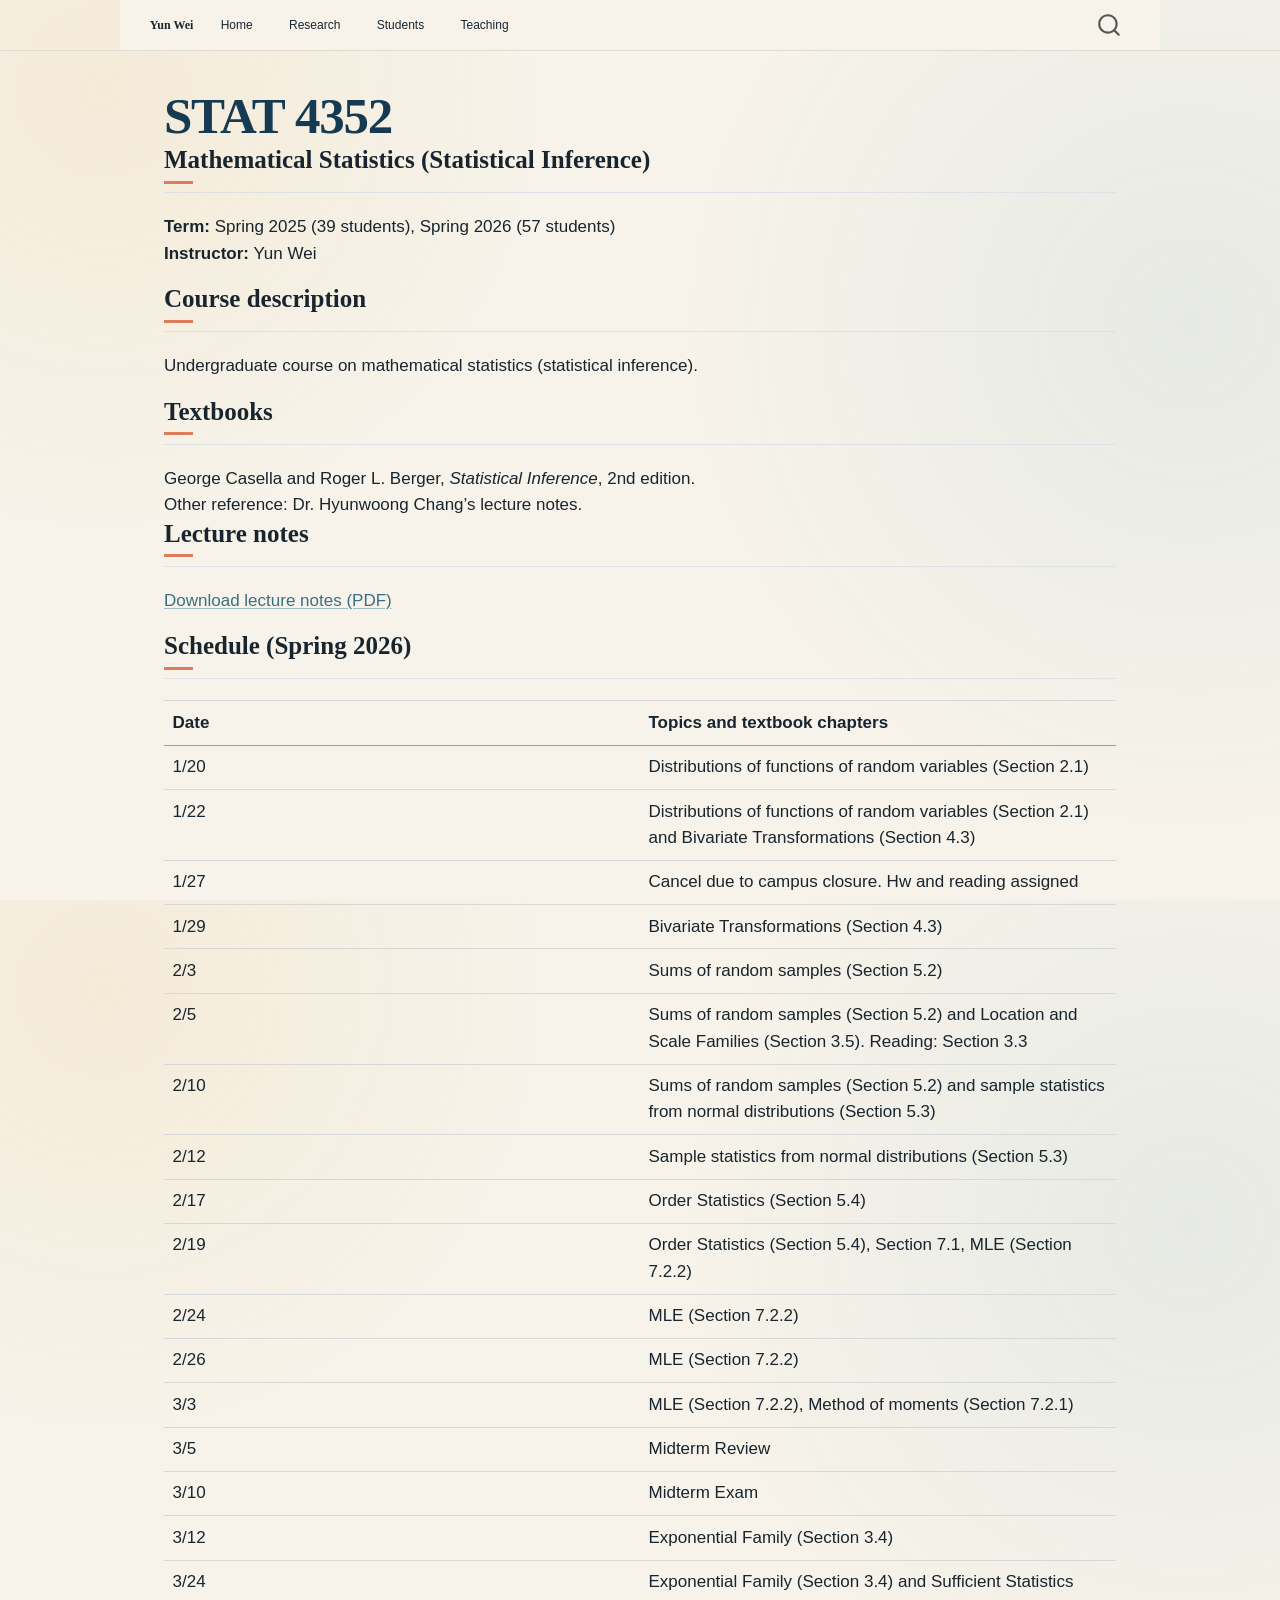
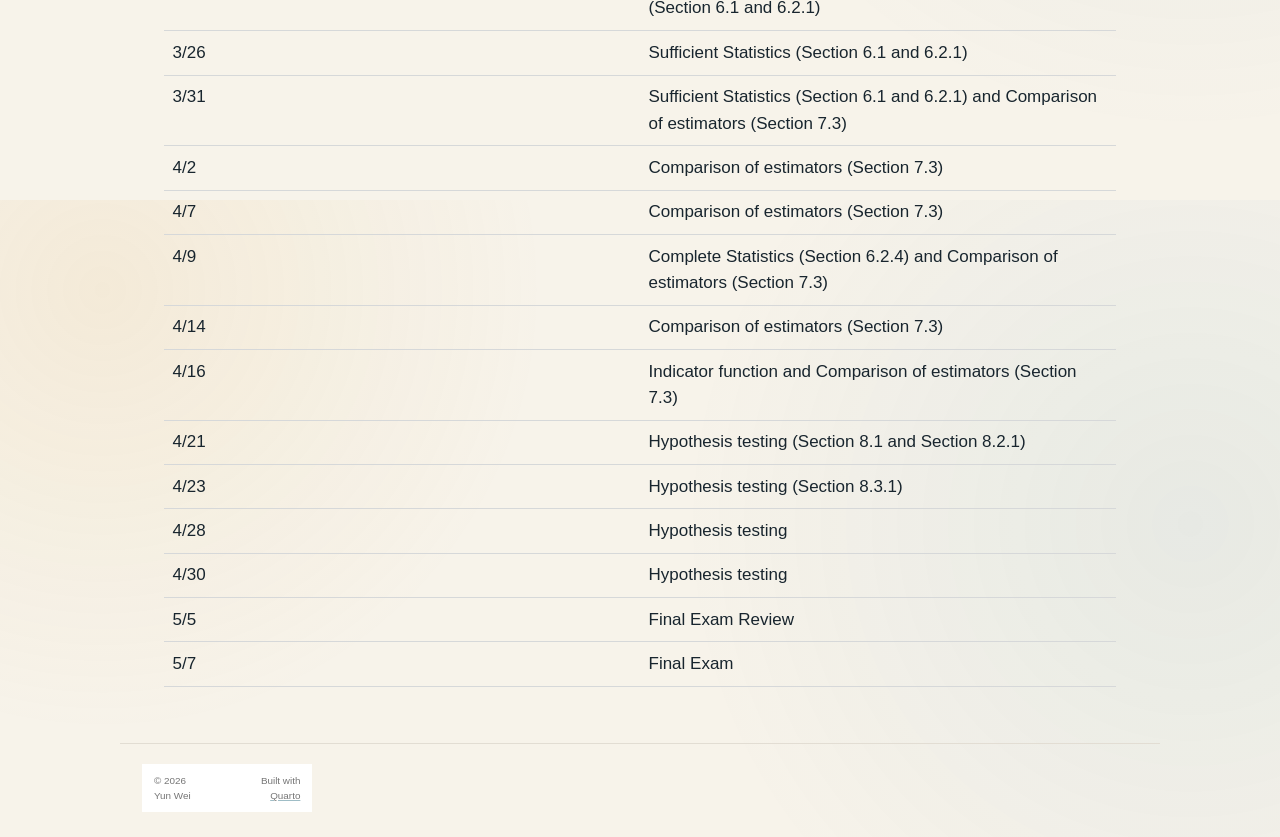
<file: stat-4352.html>
<!DOCTYPE html>
<html xmlns="http://www.w3.org/1999/xhtml" lang="en" xml:lang="en"><head>

<meta charset="utf-8">
<meta name="generator" content="quarto-1.11.9">

<meta name="viewport" content="width=device-width, initial-scale=1.0, user-scalable=yes">


<title>STAT 4352 – Yun Wei</title>
<style>
/* Default styles provided by pandoc.
** See https://pandoc.org/MANUAL.html#variables-for-html for config info.
*/
span.smallcaps{font-variant: small-caps;}
div.columns{display: flex; gap: 1.5em;}
div.column{flex: auto;}
@media screen {
div.columns{gap: min(4vw, 1.5em);}
div.column{overflow-x: auto;}
}
div.hanging-indent{margin-left: 1.5em; text-indent: -1.5em;}
ul.task-list{list-style: none;}
ul.task-list li input[type="checkbox"] {
  width: 0.8em;
  margin: 0 0.8em 0.2em -1em; /* quarto-specific, see https://github.com/quarto-dev/quarto-cli/issues/4556 */ 
  vertical-align: middle;
}
</style>


<script src="site_libs/quarto-nav/quarto-nav.js"></script>
<script src="site_libs/quarto-nav/headroom.min.js"></script>
<script src="site_libs/clipboard/clipboard.min.js"></script>
<script src="site_libs/quarto-search/autocomplete.umd.js"></script>
<script src="site_libs/quarto-search/fuse.min.js"></script>
<script src="site_libs/quarto-search/quarto-search.js"></script>
<meta name="quarto:offset" content="./">
<script src="site_libs/quarto-html/quarto.js" type="module"></script>
<script src="site_libs/quarto-html/tabsets/tabsets.js" type="module"></script>
<script src="site_libs/quarto-html/scrollable-regions/scrollable-regions.js" type="module"></script>
<script src="site_libs/quarto-html/popper.min.js"></script>
<script src="site_libs/quarto-html/tippy.umd.min.js"></script>
<script src="site_libs/quarto-html/anchor.min.js"></script>
<link href="site_libs/quarto-html/tippy.css" rel="stylesheet">
<link href="site_libs/quarto-html/quarto-syntax-highlighting-63b5708e65d6cd79cd7618c58d0c21e7.css" rel="stylesheet" id="quarto-text-highlighting-styles">
<script src="site_libs/bootstrap/bootstrap.min.js"></script>
<link href="site_libs/bootstrap/bootstrap-icons.css" rel="stylesheet">
<link href="site_libs/bootstrap/bootstrap-8d3ad9c781c51ccd60b292c95058b2c2.min.css" rel="stylesheet" append-hash="true" id="quarto-bootstrap" data-mode="light">
<script id="quarto-search-options" type="application/json">{
  "location": "navbar",
  "copy-button": false,
  "collapse-after": 3,
  "panel-placement": "end",
  "type": "overlay",
  "limit": 50,
  "keyboard-shortcut": [
    "f",
    "/",
    "s"
  ],
  "show-item-context": false,
  "language": {
    "search-no-results-text": "No results",
    "search-matching-documents-text": "matching documents",
    "search-copy-link-title": "Copy link to search",
    "search-hide-matches-text": "Hide additional matches",
    "search-more-match-text": "more match in this document",
    "search-more-matches-text": "more matches in this document",
    "search-clear-button-title": "Clear",
    "search-text-placeholder": "",
    "search-detached-cancel-button-title": "Cancel",
    "search-submit-button-title": "Submit",
    "search-label": "Search"
  }
}</script>
<script async="" src="https://www.googletagmanager.com/gtag/js?id=G-TVK6GZXDQL"></script>

<script type="text/javascript">

window.dataLayer = window.dataLayer || [];
function gtag(){dataLayer.push(arguments);}
gtag('js', new Date());
gtag('config', 'G-TVK6GZXDQL', { 'anonymize_ip': true});
</script>


<link rel="stylesheet" href="styles.css">
</head>

<body class="nav-fixed fullcontent quarto-light"><a id="quarto-skip-link" class="visually-hidden-focusable" href="#quarto-document-content">Skip to main content</a>

<div id="quarto-search-results"></div>
  <header id="quarto-header" class="headroom fixed-top">
    <nav class="navbar navbar-expand-lg " data-bs-theme="dark" aria-label="Site">
      <div class="navbar-container container-fluid">
      <div class="navbar-brand-container mx-auto">
    <a class="navbar-brand" href="./index.html">
    <span class="navbar-title">Yun Wei</span>
    </a>
  </div>
          <button class="navbar-toggler" type="button" data-bs-toggle="collapse" data-bs-target="#navbarCollapse" aria-controls="navbarCollapse" aria-expanded="false" aria-label="Toggle navigation" onclick="if (window.quartoToggleHeadroom) { window.quartoToggleHeadroom(); }">
  <span class="navbar-toggler-icon"></span>
</button>
          <div class="collapse navbar-collapse" id="navbarCollapse">
            <ul class="navbar-nav navbar-nav-scroll me-auto">
  <li class="nav-item">
    <a class="nav-link" href="./index.html"> 
<span class="menu-text">Home</span></a>
  </li>  
  <li class="nav-item">
    <a class="nav-link" href="./research.html"> 
<span class="menu-text">Research</span></a>
  </li>  
  <li class="nav-item">
    <a class="nav-link" href="./students.html"> 
<span class="menu-text">Students</span></a>
  </li>  
  <li class="nav-item">
    <a class="nav-link" href="./teaching.html"> 
<span class="menu-text">Teaching</span></a>
  </li>  
</ul>
          </div> <!-- /navcollapse -->
            <div class="quarto-navbar-tools">
</div>
            <div id="quarto-search" class="" title="Search"></div>
      </div> <!-- /container-fluid -->
    </nav>
</header>
<!-- content -->
<div id="quarto-content" class="quarto-container page-columns page-rows-contents page-layout-article page-navbar">
<!-- sidebar -->
<!-- margin-sidebar -->
    
<!-- main -->
<main class="content" id="quarto-document-content" tabindex="-1">

<header id="title-block-header" class="quarto-title-block default">
<div class="quarto-title">
<h1 class="title">STAT 4352</h1>
</div>



<div class="quarto-title-meta">

    
  
    
  </div>
  


</header>


<section id="mathematical-statistics-statistical-inference" class="level2">
<h2 class="anchored" data-anchor-id="mathematical-statistics-statistical-inference">Mathematical Statistics (Statistical Inference)</h2>
<p><strong>Term:</strong> Spring 2025 (39 students), Spring 2026 (57 students)<br>
<strong>Instructor:</strong> Yun Wei</p>
</section>
<section id="course-description" class="level2">
<h2 class="anchored" data-anchor-id="course-description">Course description</h2>
<p>Undergraduate course on mathematical statistics (statistical inference).</p>
</section>
<section id="textbooks" class="level2">
<h2 class="anchored" data-anchor-id="textbooks">Textbooks</h2>
<ul>
<li>George Casella and Roger L. Berger, <em>Statistical Inference</em>, 2nd edition.</li>
<li>Other reference: Dr.&nbsp;Hyunwoong Chang’s lecture notes.</li>
</ul>
</section>
<section id="lecture-notes" class="level2">
<h2 class="anchored" data-anchor-id="lecture-notes">Lecture notes</h2>
<p><a href="files/stat_4352_spring_2026/Stat_4352_lecture_notes.pdf">Download lecture notes (PDF)</a></p>
</section>
<section id="schedule-spring-2026" class="level2">
<h2 class="anchored" data-anchor-id="schedule-spring-2026">Schedule (Spring 2026)</h2>
<table class="caption-top table">
<colgroup>
<col style="width: 50%">
<col style="width: 50%">
</colgroup>
<thead>
<tr class="header">
<th>Date</th>
<th>Topics and textbook chapters</th>
</tr>
</thead>
<tbody>
<tr class="odd">
<td>1/20</td>
<td>Distributions of functions of random variables (Section 2.1)</td>
</tr>
<tr class="even">
<td>1/22</td>
<td>Distributions of functions of random variables (Section 2.1) and Bivariate Transformations (Section 4.3)</td>
</tr>
<tr class="odd">
<td>1/27</td>
<td>Cancel due to campus closure. Hw and reading assigned</td>
</tr>
<tr class="even">
<td>1/29</td>
<td>Bivariate Transformations (Section 4.3)</td>
</tr>
<tr class="odd">
<td>2/3</td>
<td>Sums of random samples (Section 5.2)</td>
</tr>
<tr class="even">
<td>2/5</td>
<td>Sums of random samples (Section 5.2) and Location and Scale Families (Section 3.5). Reading: Section 3.3</td>
</tr>
<tr class="odd">
<td>2/10</td>
<td>Sums of random samples (Section 5.2) and sample statistics from normal distributions (Section 5.3)</td>
</tr>
<tr class="even">
<td>2/12</td>
<td>Sample statistics from normal distributions (Section 5.3)</td>
</tr>
<tr class="odd">
<td>2/17</td>
<td>Order Statistics (Section 5.4)</td>
</tr>
<tr class="even">
<td>2/19</td>
<td>Order Statistics (Section 5.4), Section 7.1, MLE (Section 7.2.2)</td>
</tr>
<tr class="odd">
<td>2/24</td>
<td>MLE (Section 7.2.2)</td>
</tr>
<tr class="even">
<td>2/26</td>
<td>MLE (Section 7.2.2)</td>
</tr>
<tr class="odd">
<td>3/3</td>
<td>MLE (Section 7.2.2), Method of moments (Section 7.2.1)</td>
</tr>
<tr class="even">
<td>3/5</td>
<td>Midterm Review</td>
</tr>
<tr class="odd">
<td>3/10</td>
<td>Midterm Exam</td>
</tr>
<tr class="even">
<td>3/12</td>
<td>Exponential Family (Section 3.4)</td>
</tr>
<tr class="odd">
<td>3/24</td>
<td>Exponential Family (Section 3.4) and Sufficient Statistics (Section 6.1 and 6.2.1)</td>
</tr>
<tr class="even">
<td>3/26</td>
<td>Sufficient Statistics (Section 6.1 and 6.2.1)</td>
</tr>
<tr class="odd">
<td>3/31</td>
<td>Sufficient Statistics (Section 6.1 and 6.2.1) and Comparison of estimators (Section 7.3)</td>
</tr>
<tr class="even">
<td>4/2</td>
<td>Comparison of estimators (Section 7.3)</td>
</tr>
<tr class="odd">
<td>4/7</td>
<td>Comparison of estimators (Section 7.3)</td>
</tr>
<tr class="even">
<td>4/9</td>
<td>Complete Statistics (Section 6.2.4) and Comparison of estimators (Section 7.3)</td>
</tr>
<tr class="odd">
<td>4/14</td>
<td>Comparison of estimators (Section 7.3)</td>
</tr>
<tr class="even">
<td>4/16</td>
<td>Indicator function and Comparison of estimators (Section 7.3)</td>
</tr>
<tr class="odd">
<td>4/21</td>
<td>Hypothesis testing (Section 8.1 and Section 8.2.1)</td>
</tr>
<tr class="even">
<td>4/23</td>
<td>Hypothesis testing (Section 8.3.1)</td>
</tr>
<tr class="odd">
<td>4/28</td>
<td>Hypothesis testing</td>
</tr>
<tr class="even">
<td>4/30</td>
<td>Hypothesis testing</td>
</tr>
<tr class="odd">
<td>5/5</td>
<td>Final Exam Review</td>
</tr>
<tr class="even">
<td>5/7</td>
<td>Final Exam</td>
</tr>
</tbody>
</table>


</section>

</main> <!-- /main -->
<script id="quarto-html-after-body" type="application/javascript">
  window.document.addEventListener("DOMContentLoaded", function (event) {
    const icon = "";
    const anchorJS = new window.AnchorJS();
    anchorJS.options = {
      placement: 'right',
      icon: icon
    };
    anchorJS.add('.anchored');
    const isCodeAnnotation = (el) => {
      for (const clz of el.classList) {
        if (clz.startsWith('code-annotation-')) {                     
          return true;
        }
      }
      return false;
    }
    const onCopySuccess = function(e) {
      // button target
      const button = e.trigger;
      // don't keep focus
      button.blur();
      // flash "checked"
      button.classList.add('code-copy-button-checked');
      var currentTitle = button.getAttribute("title");
      button.setAttribute("title", "Copied!");
      let tooltip;
      if (window.bootstrap) {
        button.setAttribute("data-bs-toggle", "tooltip");
        button.setAttribute("data-bs-placement", "left");
        button.setAttribute("data-bs-title", "Copied!");
        tooltip = new bootstrap.Tooltip(button, 
          { trigger: "manual", 
            customClass: "code-copy-button-tooltip",
            offset: [0, -8]});
        tooltip.show();    
      }
      setTimeout(function() {
        if (tooltip) {
          tooltip.hide();
          button.removeAttribute("data-bs-title");
          button.removeAttribute("data-bs-toggle");
          button.removeAttribute("data-bs-placement");
        }
        button.setAttribute("title", currentTitle);
        button.classList.remove('code-copy-button-checked');
      }, 1000);
      // clear code selection
      e.clearSelection();
    }
    const getTextToCopy = function(trigger) {
      const outerScaffold = trigger.parentElement.cloneNode(true);
      const codeEl = outerScaffold.querySelector('code');
      for (const childEl of codeEl.children) {
        if (isCodeAnnotation(childEl)) {
          childEl.remove();
        }
      }
      return codeEl.innerText;
    }
    const clipboard = new window.ClipboardJS('.code-copy-button:not([data-in-quarto-modal])', {
      text: getTextToCopy
    });
    clipboard.on('success', onCopySuccess);
    if (window.document.getElementById('quarto-embedded-source-code-modal')) {
      const clipboardModal = new window.ClipboardJS('.code-copy-button[data-in-quarto-modal]', {
        text: getTextToCopy,
        container: window.document.getElementById('quarto-embedded-source-code-modal')
      });
      clipboardModal.on('success', onCopySuccess);
    }
      var localhostRegex = new RegExp(/^(?:http|https):\/\/localhost\:?[0-9]*\//);
      var mailtoRegex = new RegExp(/^mailto:/);
        var filterRegex = new RegExp("https:\/\/clouduolc\.github\.io\/");
      const newWindowLabel = "(opens in a new tab)";
      const newWindowNoteId = "quarto-ext-newwindow-label";
      // Links reference one hidden label through aria-describedby, so the
      // announcement never changes their accessible name.
      var describeNewWindow = (link) => {
        if (!window.document.getElementById(newWindowNoteId)) {
          var newWindowNote = window.document.createElement("span");
          newWindowNote.id = newWindowNoteId;
          newWindowNote.hidden = true;
          newWindowNote.textContent = newWindowLabel;
          window.document.body.appendChild(newWindowNote);
        }
        var describedBy = (link.getAttribute("aria-describedby") || "").split(/\s+/).filter(Boolean);
        if (!describedBy.includes(newWindowNoteId)) {
          describedBy.push(newWindowNoteId);
          link.setAttribute("aria-describedby", describedBy.join(" "));
        }
      }
      var isInternal = (href) => {
          return filterRegex.test(href) || localhostRegex.test(href) || mailtoRegex.test(href);
      }
      // Inspect non-navigation links and adorn them if external
      window.quartoDecorateExternalLinks = function (root) {
     var links = (root || window.document).querySelectorAll('a[href]:not(.nav-link):not(.navbar-brand):not(.toc-action):not(.sidebar-link):not(.sidebar-item-toggle):not(.pagination-link):not(.no-external):not([aria-hidden]):not(.dropdown-item):not(.quarto-navigation-tool):not(.about-link)');
      for (var i=0; i<links.length; i++) {
        const link = links[i];
        if (!isInternal(link.href)) {
          // undo the damage that might have been done by quarto-nav.js in the case of
          // links that we want to consider external
          if (link.dataset.originalHref !== undefined) {
            link.href = link.dataset.originalHref;
          }
            // target, if specified
            link.setAttribute("target", "_blank");
            if (link.getAttribute("rel") === null) {
              link.setAttribute("rel", "noopener");
            }
            describeNewWindow(link);
          if (!link.classList.contains('no-external-icon')) {
          }
        }
      }
      };
      window.quartoDecorateExternalLinks(window.document);
    // Esc closes the popup (WCAG 1.4.13) and focus leaving both trigger and
    // popup closes it (WCAG 2.4.11); tippy handles neither for interactive popups.
    const hideOnEscAndFocusOut = {
      name: 'hideOnEscAndFocusOut',
      defaultValue: true,
      fn(instance) {
        const dismiss = () => {
          // A show scheduled by the trigger delay would otherwise reopen it
          instance.clearDelayTimeouts();
          instance.hide();
        };
        const onKeyDown = (event) => {
          if (event.key !== 'Escape') {
            return;
          }
          // Keep Esc from also reaching page handlers (e.g. reveal.js overview),
          // except an open reveal.js slide menu, which Esc should close too.
          // The menu handles keys only when its keyboard option is on.
          const menuHandlesEsc = window.Reveal?.getPlugin?.('menu')?.isOpen() &&
            window.Reveal.getConfig().menu?.keyboard !== false;
          if (!menuHandlesEsc) {
            event.stopPropagation();
          }
          if (instance.popper.contains(window.document.activeElement)) {
            // Disabled while refocusing so the focus trigger does not reopen it
            instance.disable();
            instance.reference.focus();
            instance.enable();
          }
          dismiss();
        };
        const onFocusOut = (event) => {
          const target = event.relatedTarget;
          if (target && !instance.reference.contains(target) &&
              !instance.popper.contains(target)) {
            dismiss();
          }
        };
        // On the trigger too: a click trigger (code-annotations: select) has no
        // blur handling. Attached for the instance's lifetime so leaving the
        // trigger also cancels a show still pending on the trigger delay.
        instance.reference.addEventListener('focusout', onFocusOut);
        return {
          onShow() {
            window.document.addEventListener('keydown', onKeyDown, true);
            instance.popper.addEventListener('focusout', onFocusOut);
          },
          onHide() {
            window.document.removeEventListener('keydown', onKeyDown, true);
            instance.popper.removeEventListener('focusout', onFocusOut);
          },
          onDestroy() {
            instance.reference.removeEventListener('focusout', onFocusOut);
          },
        };
      },
    };
    function tippyHover(el, contentFn, onTriggerFn, onUntriggerFn) {
      const config = {
        allowHTML: true,
        maxWidth: 500,
        delay: 100,
        arrow: false,
        appendTo: function(el) {
            return el.parentElement;
        },
        interactive: true,
        interactiveBorder: 10,
        theme: 'quarto',
        placement: 'bottom-start',
        plugins: [hideOnEscAndFocusOut],
      };
      if (contentFn) {
        config.content = contentFn;
      }
      if (onTriggerFn) {
        config.onTrigger = onTriggerFn;
      }
      if (onUntriggerFn) {
        config.onUntrigger = onUntriggerFn;
      }
      window.tippy(el, config); 
    }
    const noterefs = window.document.querySelectorAll('a[role="doc-noteref"]');
    for (var i=0; i<noterefs.length; i++) {
      const ref = noterefs[i];
      tippyHover(ref, function() {
        // use id or data attribute instead here
        let href = ref.getAttribute('data-footnote-href') || ref.getAttribute('href');
        try { href = new URL(href).hash; } catch {}
        const id = href.replace(/^#\/?/, "");
        const note = window.document.getElementById(id);
        if (note) {
          return note.innerHTML;
        } else {
          return "";
        }
      });
    }
    const xrefs = window.document.querySelectorAll('a.quarto-xref');
    const processXRef = (id, note) => {
      // Strip column container classes
      const stripColumnClz = (el) => {
        el.classList.remove("page-full", "page-columns");
        if (el.children) {
          for (const child of el.children) {
            stripColumnClz(child);
          }
        }
      }
      stripColumnClz(note)
      if (id === null || id.startsWith('sec-')) {
        // Special case sections, only their first couple elements
        const container = document.createElement("div");
        if (note.children && note.children.length > 2) {
          container.appendChild(note.children[0].cloneNode(true));
          for (let i = 1; i < note.children.length; i++) {
            const child = note.children[i];
            if (child.tagName === "P" && child.innerText === "") {
              continue;
            } else {
              container.appendChild(child.cloneNode(true));
              break;
            }
          }
          if (window.Quarto?.typesetMath) {
            window.Quarto.typesetMath(container);
          }
          return container.innerHTML
        } else {
          if (window.Quarto?.typesetMath) {
            window.Quarto.typesetMath(note);
          }
          return note.innerHTML;
        }
      } else {
        // Remove any anchor links if they are present
        const anchorLink = note.querySelector('a.anchorjs-link');
        if (anchorLink) {
          anchorLink.remove();
        }
        if (window.Quarto?.typesetMath) {
          window.Quarto.typesetMath(note);
        }
        if (note.classList.contains("callout")) {
          return note.outerHTML;
        } else {
          return note.innerHTML;
        }
      }
    }
    for (var i=0; i<xrefs.length; i++) {
      const xref = xrefs[i];
      tippyHover(xref, undefined, function(instance) {
        instance.disable();
        let url = xref.getAttribute('href');
        let hash = undefined; 
        if (url.startsWith('#')) {
          hash = url;
        } else {
          try { hash = new URL(url).hash; } catch {}
        }
        if (hash) {
          const id = hash.replace(/^#\/?/, "");
          const note = window.document.getElementById(id);
          if (note !== null) {
            try {
              const html = processXRef(id, note.cloneNode(true));
              instance.setContent(html);
            } finally {
              instance.enable();
              instance.show();
            }
          } else {
            // See if we can fetch this
            fetch(url.split('#')[0])
            .then(res => res.text())
            .then(html => {
              const parser = new DOMParser();
              const htmlDoc = parser.parseFromString(html, "text/html");
              const note = htmlDoc.getElementById(id);
              if (note !== null) {
                const html = processXRef(id, note);
                instance.setContent(html);
              } 
            }).finally(() => {
              instance.enable();
              instance.show();
            });
          }
        } else {
          // See if we can fetch a full url (with no hash to target)
          // This is a special case and we should probably do some content thinning / targeting
          fetch(url)
          .then(res => res.text())
          .then(html => {
            const parser = new DOMParser();
            const htmlDoc = parser.parseFromString(html, "text/html");
            const note = htmlDoc.querySelector('main.content');
            if (note !== null) {
              // This should only happen for chapter cross references
              // (since there is no id in the URL)
              // remove the first header
              if (note.children.length > 0 && note.children[0].tagName === "HEADER") {
                note.children[0].remove();
              }
              const html = processXRef(null, note);
              instance.setContent(html);
            } 
          }).finally(() => {
            instance.enable();
            instance.show();
          });
        }
      }, function(instance) {
      });
    }
        let selectedAnnoteEl;
        const selectorForAnnotation = ( cell, annotation) => {
          let cellAttr = 'data-code-cell="' + cell + '"';
          let lineAttr = 'data-code-annotation="' +  annotation + '"';
          const selector = 'span[' + cellAttr + '][' + lineAttr + ']';
          return selector;
        }
        const selectCodeLines = (annoteEl) => {
          const doc = window.document;
          const targetCell = annoteEl.getAttribute("data-target-cell");
          const targetAnnotation = annoteEl.getAttribute("data-target-annotation");
          const annoteSpan = window.document.querySelector(selectorForAnnotation(targetCell, targetAnnotation));
          const lines = annoteSpan.getAttribute("data-code-lines").split(",");
          const lineIds = lines.map((line) => {
            return targetCell + "-" + line;
          })
          // Each band is positioned against its own containing block, which is
          // not the offsetParent of the lines, so place it from client rects.
          const placeBand = (band, firstEl, lastEl, codeBlock) => {
            const container = band.offsetParent;
            if (container === null) {
              return;
            }
            const containerRect = container.getBoundingClientRect();
            // Reveal.js scales slides with a transform, so convert client
            // pixels back to the CSS pixels of the container.
            const scale = containerRect.height / container.offsetHeight || 1;
            const firstRect = firstEl.getBoundingClientRect();
            const lastRect = lastEl.getBoundingClientRect();
            const top = (firstRect.top - containerRect.top) / scale - container.clientTop + container.scrollTop;
            const height = (lastRect.bottom - firstRect.top) / scale;
            band.style.top = top - 2 + "px";
            band.style.height = height + 4 + "px";
            if (codeBlock) {
              // Without the copy button wrapper, the containing block is wider
              // than the code block, so span the code block explicitly.
              const blockRect = codeBlock.getBoundingClientRect();
              band.style.left = (blockRect.left - containerRect.left) / scale - container.clientLeft + container.scrollLeft + "px";
              band.style.width = blockRect.width / scale + "px";
            }
          };
          if (lineIds.length > 0) {
            const el = window.document.getElementById(lineIds[0]);
            const lastEl = window.document.getElementById(lineIds[lineIds.length - 1]);
            const parent = el.parentElement.parentElement;
            // cook up a div (if necessary) and position it
            let div = window.document.getElementById("code-annotation-line-highlight");
            if (div === null) {
              div = window.document.createElement("div");
              div.setAttribute("id", "code-annotation-line-highlight");
              div.style.position = 'absolute';
              parent.appendChild(div);
            }
            placeBand(div, el, lastEl, parent.closest("div.sourceCode") || parent);
            let gutterDiv = window.document.getElementById("code-annotation-line-highlight-gutter");
            if (gutterDiv === null) {
              gutterDiv = window.document.createElement("div");
              gutterDiv.setAttribute("id", "code-annotation-line-highlight-gutter");
              gutterDiv.style.position = 'absolute';
              const codeCell = window.document.getElementById(targetCell);
              const gutter = codeCell.querySelector('.code-annotation-gutter');
              gutter.appendChild(gutterDiv);
            }
            placeBand(gutterDiv, el, lastEl);
            selectedAnnoteEl = annoteEl;
          }
        };
        const unselectCodeLines = () => {
          const elementsIds = ["code-annotation-line-highlight", "code-annotation-line-highlight-gutter"];
          elementsIds.forEach((elId) => {
            const div = window.document.getElementById(elId);
            if (div) {
              div.remove();
            }
          });
          selectedAnnoteEl = undefined;
        };
          // Handle positioning of the toggle
      window.addEventListener(
        "resize",
        throttle(() => {
          elRect = undefined;
          if (selectedAnnoteEl) {
            selectCodeLines(selectedAnnoteEl);
          }
        }, 10)
      );
      function throttle(fn, ms) {
      let throttle = false;
      let timer;
        return (...args) => {
          if(!throttle) { // first call gets through
              fn.apply(this, args);
              throttle = true;
          } else { // all the others get throttled
              if(timer) clearTimeout(timer); // cancel #2
              timer = setTimeout(() => {
                fn.apply(this, args);
                timer = throttle = false;
              }, ms);
          }
        };
      }
        // Attach click handler to the DT
        const annoteDls = window.document.querySelectorAll('dt[data-target-cell]');
        for (const annoteDlNode of annoteDls) {
          annoteDlNode.addEventListener('click', (event) => {
            const clickedEl = event.target;
            if (clickedEl !== selectedAnnoteEl) {
              unselectCodeLines();
              const activeEl = window.document.querySelector('dt[data-target-cell].code-annotation-active');
              if (activeEl) {
                activeEl.classList.remove('code-annotation-active');
              }
              selectCodeLines(clickedEl);
              clickedEl.classList.add('code-annotation-active');
            } else {
              // Unselect the line
              unselectCodeLines();
              clickedEl.classList.remove('code-annotation-active');
            }
          });
        }
    const findCites = (el) => {
      const parentEl = el.parentElement;
      if (parentEl) {
        const cites = parentEl.dataset.cites;
        if (cites) {
          return {
            el,
            cites: cites.split(' ')
          };
        } else {
          return findCites(el.parentElement)
        }
      } else {
        return undefined;
      }
    };
    var bibliorefs = window.document.querySelectorAll('a[role="doc-biblioref"]');
    for (var i=0; i<bibliorefs.length; i++) {
      const ref = bibliorefs[i];
      const citeInfo = findCites(ref);
      if (citeInfo) {
        tippyHover(citeInfo.el, function() {
          var popup = window.document.createElement('div');
          citeInfo.cites.forEach(function(cite) {
            var citeDiv = window.document.createElement('div');
            citeDiv.classList.add('hanging-indent');
            citeDiv.classList.add('csl-entry');
            var biblioDiv = window.document.getElementById('ref-' + cite);
            if (biblioDiv) {
              citeDiv.innerHTML = biblioDiv.innerHTML;
            }
            popup.appendChild(citeDiv);
          });
          return popup.innerHTML;
        });
      }
    }
  });
  </script>
  <script type="application/javascript">
  window.quartoScrollableRegionsLabels = {"code":"Scrollable code","output":"Scrollable output"};
  </script>
</div> <!-- /content -->
<footer class="footer">
  <div class="nav-footer">
    <div class="nav-footer-left">
<p>© 2026 Yun Wei</p>
</div>   
    <div class="nav-footer-center">
      &nbsp;
    </div>
    <div class="nav-footer-right">
<p>Built with <a href="https://quarto.org/">Quarto</a></p>
</div>
  </div>
</footer>




</body></html>
</file>
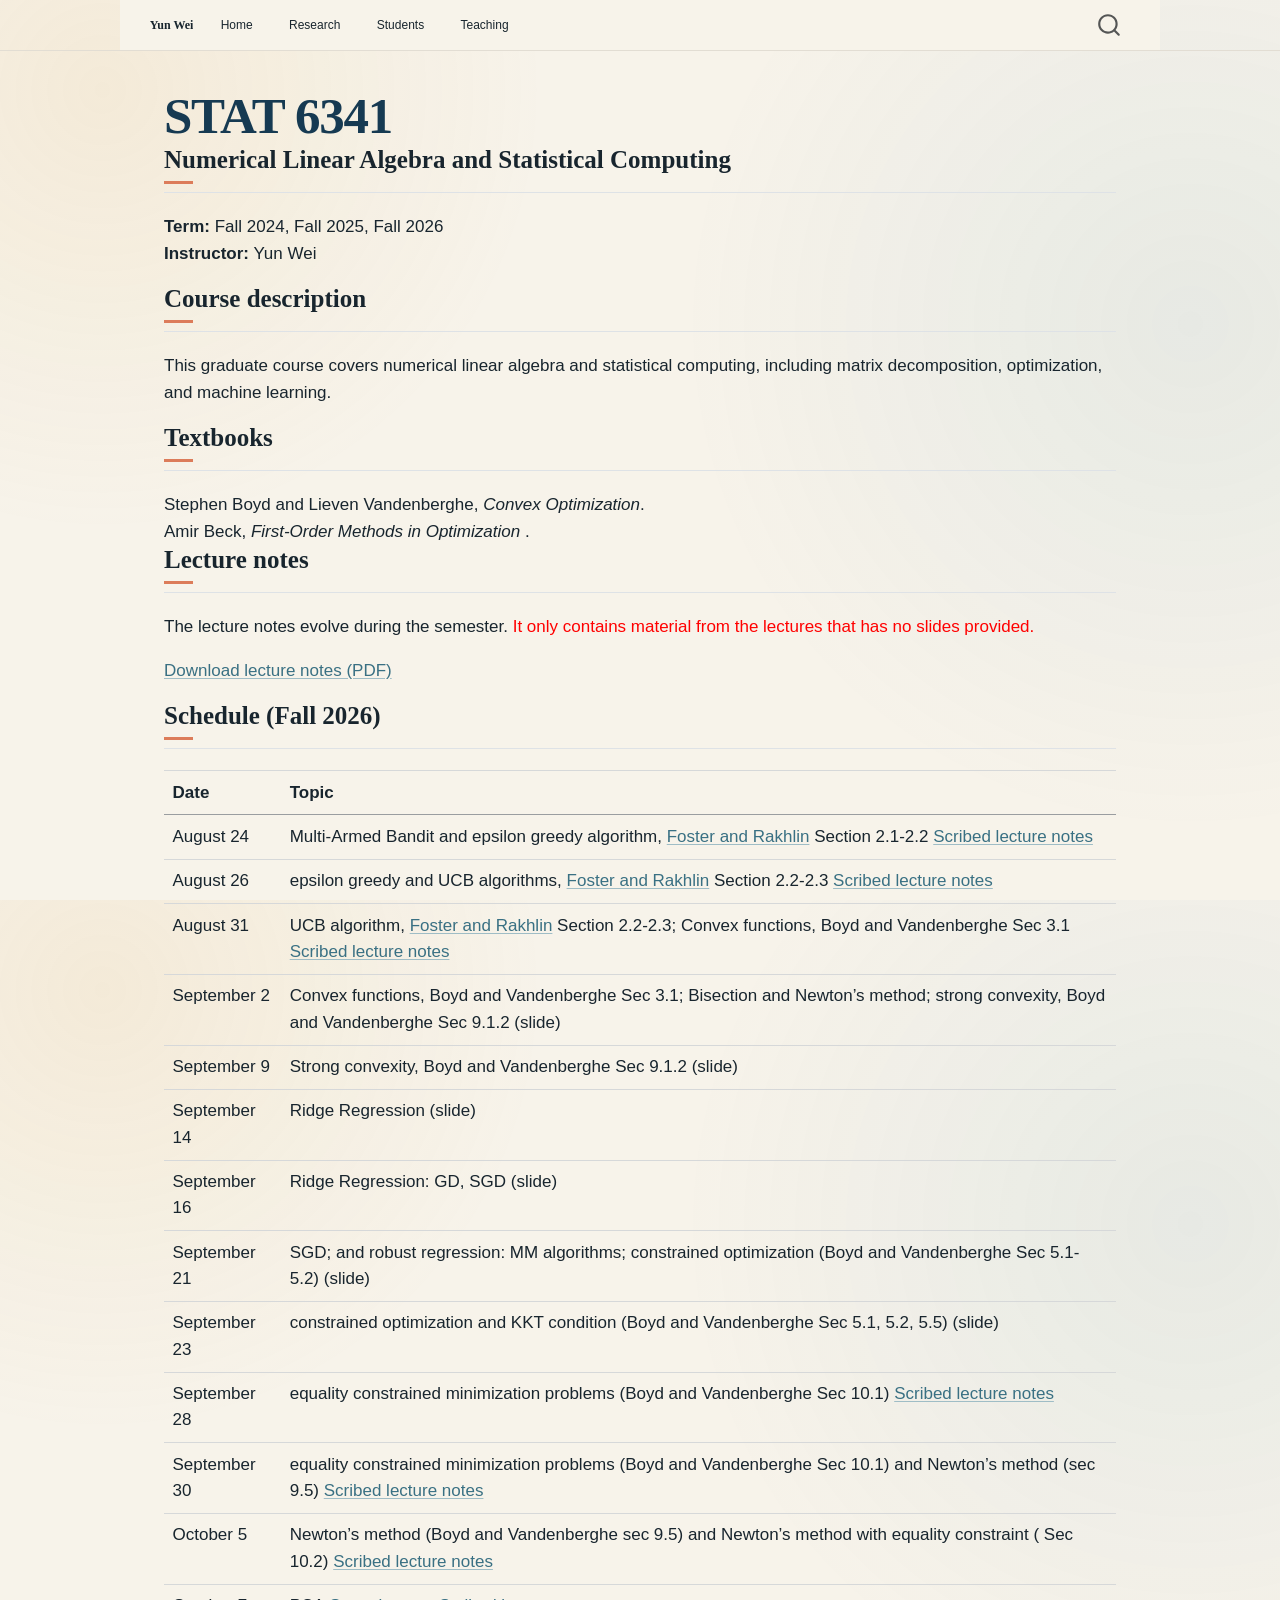
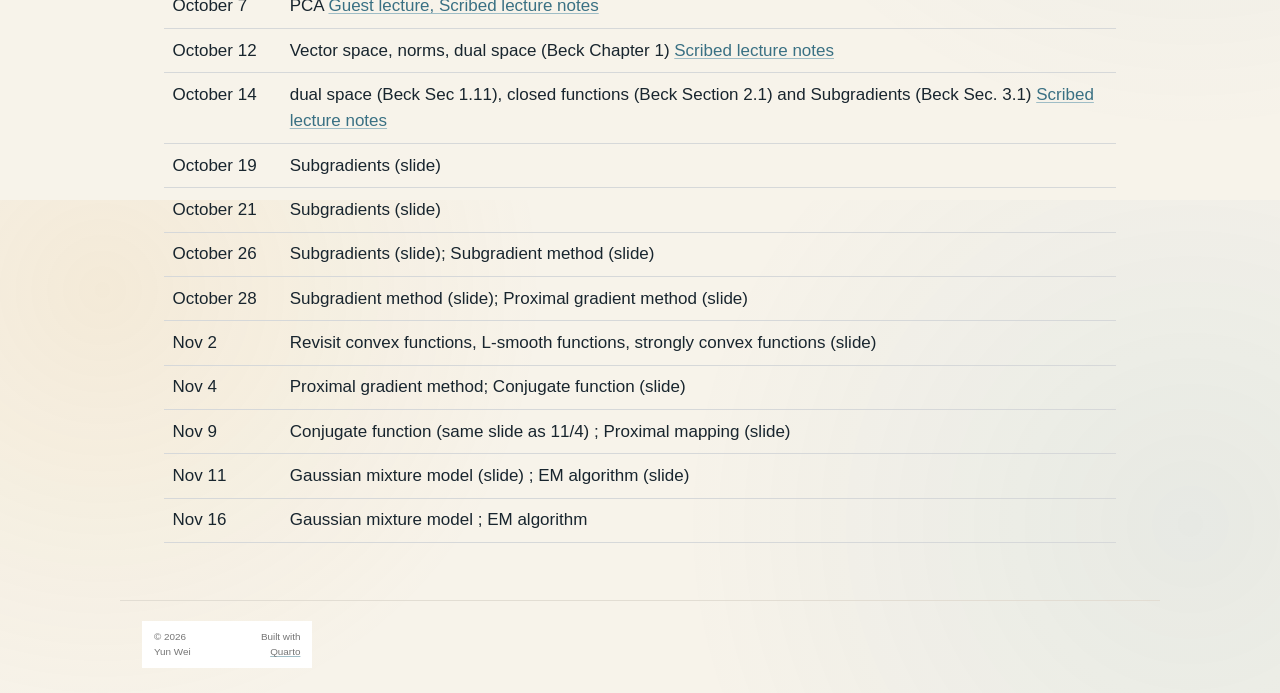
<file: stat-6341.html>
<!DOCTYPE html>
<html xmlns="http://www.w3.org/1999/xhtml" lang="en" xml:lang="en"><head>

<meta charset="utf-8">
<meta name="generator" content="quarto-1.11.9">

<meta name="viewport" content="width=device-width, initial-scale=1.0, user-scalable=yes">


<title>STAT 6341 – Yun Wei</title>
<style>
/* Default styles provided by pandoc.
** See https://pandoc.org/MANUAL.html#variables-for-html for config info.
*/
span.smallcaps{font-variant: small-caps;}
div.columns{display: flex; gap: 1.5em;}
div.column{flex: auto;}
@media screen {
div.columns{gap: min(4vw, 1.5em);}
div.column{overflow-x: auto;}
}
div.hanging-indent{margin-left: 1.5em; text-indent: -1.5em;}
ul.task-list{list-style: none;}
ul.task-list li input[type="checkbox"] {
  width: 0.8em;
  margin: 0 0.8em 0.2em -1em; /* quarto-specific, see https://github.com/quarto-dev/quarto-cli/issues/4556 */ 
  vertical-align: middle;
}
</style>


<script src="site_libs/quarto-nav/quarto-nav.js"></script>
<script src="site_libs/quarto-nav/headroom.min.js"></script>
<script src="site_libs/clipboard/clipboard.min.js"></script>
<script src="site_libs/quarto-search/autocomplete.umd.js"></script>
<script src="site_libs/quarto-search/fuse.min.js"></script>
<script src="site_libs/quarto-search/quarto-search.js"></script>
<meta name="quarto:offset" content="./">
<script src="site_libs/quarto-html/quarto.js" type="module"></script>
<script src="site_libs/quarto-html/tabsets/tabsets.js" type="module"></script>
<script src="site_libs/quarto-html/scrollable-regions/scrollable-regions.js" type="module"></script>
<script src="site_libs/quarto-html/popper.min.js"></script>
<script src="site_libs/quarto-html/tippy.umd.min.js"></script>
<script src="site_libs/quarto-html/anchor.min.js"></script>
<link href="site_libs/quarto-html/tippy.css" rel="stylesheet">
<link href="site_libs/quarto-html/quarto-syntax-highlighting-63b5708e65d6cd79cd7618c58d0c21e7.css" rel="stylesheet" id="quarto-text-highlighting-styles">
<script src="site_libs/bootstrap/bootstrap.min.js"></script>
<link href="site_libs/bootstrap/bootstrap-icons.css" rel="stylesheet">
<link href="site_libs/bootstrap/bootstrap-8d3ad9c781c51ccd60b292c95058b2c2.min.css" rel="stylesheet" append-hash="true" id="quarto-bootstrap" data-mode="light">
<script id="quarto-search-options" type="application/json">{
  "location": "navbar",
  "copy-button": false,
  "collapse-after": 3,
  "panel-placement": "end",
  "type": "overlay",
  "limit": 50,
  "keyboard-shortcut": [
    "f",
    "/",
    "s"
  ],
  "show-item-context": false,
  "language": {
    "search-no-results-text": "No results",
    "search-matching-documents-text": "matching documents",
    "search-copy-link-title": "Copy link to search",
    "search-hide-matches-text": "Hide additional matches",
    "search-more-match-text": "more match in this document",
    "search-more-matches-text": "more matches in this document",
    "search-clear-button-title": "Clear",
    "search-text-placeholder": "",
    "search-detached-cancel-button-title": "Cancel",
    "search-submit-button-title": "Submit",
    "search-label": "Search"
  }
}</script>
<script async="" src="https://www.googletagmanager.com/gtag/js?id=G-TVK6GZXDQL"></script>

<script type="text/javascript">

window.dataLayer = window.dataLayer || [];
function gtag(){dataLayer.push(arguments);}
gtag('js', new Date());
gtag('config', 'G-TVK6GZXDQL', { 'anonymize_ip': true});
</script>


<link rel="stylesheet" href="styles.css">
</head>

<body class="nav-fixed fullcontent quarto-light"><a id="quarto-skip-link" class="visually-hidden-focusable" href="#quarto-document-content">Skip to main content</a>

<div id="quarto-search-results"></div>
  <header id="quarto-header" class="headroom fixed-top">
    <nav class="navbar navbar-expand-lg " data-bs-theme="dark" aria-label="Site">
      <div class="navbar-container container-fluid">
      <div class="navbar-brand-container mx-auto">
    <a class="navbar-brand" href="./index.html">
    <span class="navbar-title">Yun Wei</span>
    </a>
  </div>
          <button class="navbar-toggler" type="button" data-bs-toggle="collapse" data-bs-target="#navbarCollapse" aria-controls="navbarCollapse" aria-expanded="false" aria-label="Toggle navigation" onclick="if (window.quartoToggleHeadroom) { window.quartoToggleHeadroom(); }">
  <span class="navbar-toggler-icon"></span>
</button>
          <div class="collapse navbar-collapse" id="navbarCollapse">
            <ul class="navbar-nav navbar-nav-scroll me-auto">
  <li class="nav-item">
    <a class="nav-link" href="./index.html"> 
<span class="menu-text">Home</span></a>
  </li>  
  <li class="nav-item">
    <a class="nav-link" href="./research.html"> 
<span class="menu-text">Research</span></a>
  </li>  
  <li class="nav-item">
    <a class="nav-link" href="./students.html"> 
<span class="menu-text">Students</span></a>
  </li>  
  <li class="nav-item">
    <a class="nav-link" href="./teaching.html"> 
<span class="menu-text">Teaching</span></a>
  </li>  
</ul>
          </div> <!-- /navcollapse -->
            <div class="quarto-navbar-tools">
</div>
            <div id="quarto-search" class="" title="Search"></div>
      </div> <!-- /container-fluid -->
    </nav>
</header>
<!-- content -->
<div id="quarto-content" class="quarto-container page-columns page-rows-contents page-layout-article page-navbar">
<!-- sidebar -->
<!-- margin-sidebar -->
    
<!-- main -->
<main class="content" id="quarto-document-content" tabindex="-1">

<header id="title-block-header" class="quarto-title-block default">
<div class="quarto-title">
<h1 class="title">STAT 6341</h1>
</div>



<div class="quarto-title-meta">

    
  
    
  </div>
  


</header>


<section id="numerical-linear-algebra-and-statistical-computing" class="level2">
<h2 class="anchored" data-anchor-id="numerical-linear-algebra-and-statistical-computing">Numerical Linear Algebra and Statistical Computing</h2>
<p><strong>Term:</strong> Fall 2024, Fall 2025, Fall 2026<br>
<strong>Instructor:</strong> Yun Wei</p>
</section>
<section id="course-description" class="level2">
<h2 class="anchored" data-anchor-id="course-description">Course description</h2>
<p>This graduate course covers numerical linear algebra and statistical computing, including matrix decomposition, optimization, and machine learning.</p>
</section>
<section id="textbooks" class="level2">
<h2 class="anchored" data-anchor-id="textbooks">Textbooks</h2>
<ul>
<li>Stephen Boyd and Lieven Vandenberghe, <em>Convex Optimization</em>.</li>
<li>Amir Beck, <em>First-Order Methods in Optimization</em> .</li>
</ul>
</section>
<section id="lecture-notes" class="level2">
<h2 class="anchored" data-anchor-id="lecture-notes">Lecture notes</h2>
<p>The lecture notes evolve during the semester. <span style="color: red;">It only contains material from the lectures that has no slides provided.</span></p>
<p><a href="files/stat_6341_fall_2026/Stat_6341_lecture_notes.pdf">Download lecture notes (PDF)</a></p>
</section>
<section id="schedule-fall-2026" class="level2">
<h2 class="anchored" data-anchor-id="schedule-fall-2026">Schedule (Fall 2026)</h2>
<table class="caption-top table">
<thead>
<tr class="header">
<th>Date</th>
<th>Topic</th>
</tr>
</thead>
<tbody>
<tr class="odd">
<td>August 24</td>
<td>Multi-Armed Bandit and epsilon greedy algorithm, <a href="https://arxiv.org/abs/2312.16730">Foster and Rakhlin</a> Section 2.1-2.2 <a href="files/stat_6341_fall_2026/lectures/lec01.pdf">Scribed lecture notes</a></td>
</tr>
<tr class="even">
<td>August 26</td>
<td>epsilon greedy and UCB algorithms, <a href="https://arxiv.org/abs/2312.16730">Foster and Rakhlin</a> Section 2.2-2.3 <a href="files/stat_6341_fall_2026/lectures/lec02.pdf">Scribed lecture notes</a></td>
</tr>
<tr class="odd">
<td>August 31</td>
<td>UCB algorithm, <a href="https://arxiv.org/abs/2312.16730">Foster and Rakhlin</a> Section 2.2-2.3; Convex functions, Boyd and Vandenberghe Sec 3.1 <a href="files/stat_6341_fall_2026/lectures/lec03.pdf">Scribed lecture notes</a></td>
</tr>
<tr class="even">
<td>September 2</td>
<td>Convex functions, Boyd and Vandenberghe Sec 3.1; Bisection and Newton’s method; strong convexity, Boyd and Vandenberghe Sec 9.1.2 (slide)</td>
</tr>
<tr class="odd">
<td>September 9</td>
<td>Strong convexity, Boyd and Vandenberghe Sec 9.1.2 (slide)</td>
</tr>
<tr class="even">
<td>September 14</td>
<td>Ridge Regression (slide)</td>
</tr>
<tr class="odd">
<td>September 16</td>
<td>Ridge Regression: GD, SGD (slide)</td>
</tr>
<tr class="even">
<td>September 21</td>
<td>SGD; and robust regression: MM algorithms; constrained optimization (Boyd and Vandenberghe Sec 5.1-5.2) (slide)</td>
</tr>
<tr class="odd">
<td>September 23</td>
<td>constrained optimization and KKT condition (Boyd and Vandenberghe Sec 5.1, 5.2, 5.5) (slide)</td>
</tr>
<tr class="even">
<td>September 28</td>
<td>equality constrained minimization problems (Boyd and Vandenberghe Sec 10.1) <a href="files/stat_6341_fall_2026/lectures/lec04.pdf">Scribed lecture notes</a></td>
</tr>
<tr class="odd">
<td>September 30</td>
<td>equality constrained minimization problems (Boyd and Vandenberghe Sec 10.1) and Newton’s method (sec 9.5) <a href="files/stat_6341_fall_2026/lectures/lec05.pdf">Scribed lecture notes</a></td>
</tr>
<tr class="even">
<td>October 5</td>
<td>Newton’s method (Boyd and Vandenberghe sec 9.5) and Newton’s method with equality constraint ( Sec 10.2) <a href="files/stat_6341_fall_2026/lectures/lec06.pdf">Scribed lecture notes</a></td>
</tr>
<tr class="odd">
<td>October 7</td>
<td>PCA <a href="files/stat_6341_fall_2026/lectures/lec07.pdf">Guest lecture, Scribed lecture notes</a></td>
</tr>
<tr class="even">
<td>October 12</td>
<td>Vector space, norms, dual space (Beck Chapter 1) <a href="files/stat_6341_fall_2026/lectures/lec08.pdf">Scribed lecture notes</a></td>
</tr>
<tr class="odd">
<td>October 14</td>
<td>dual space (Beck Sec 1.11), closed functions (Beck Section 2.1) and Subgradients (Beck Sec. 3.1) <a href="files/stat_6341_fall_2026/lectures/lec09.pdf">Scribed lecture notes</a></td>
</tr>
<tr class="even">
<td>October 19</td>
<td>Subgradients (slide)</td>
</tr>
<tr class="odd">
<td>October 21</td>
<td>Subgradients (slide)</td>
</tr>
<tr class="even">
<td>October 26</td>
<td>Subgradients (slide); Subgradient method (slide)</td>
</tr>
<tr class="odd">
<td>October 28</td>
<td>Subgradient method (slide); Proximal gradient method (slide)</td>
</tr>
<tr class="even">
<td>Nov 2</td>
<td>Revisit convex functions, L-smooth functions, strongly convex functions (slide)</td>
</tr>
<tr class="odd">
<td>Nov 4</td>
<td>Proximal gradient method; Conjugate function (slide)</td>
</tr>
<tr class="even">
<td>Nov 9</td>
<td>Conjugate function (same slide as 11/4) ; Proximal mapping (slide)</td>
</tr>
<tr class="odd">
<td>Nov 11</td>
<td>Gaussian mixture model (slide) ; EM algorithm (slide)</td>
</tr>
<tr class="even">
<td>Nov 16</td>
<td>Gaussian mixture model ; EM algorithm</td>
</tr>
</tbody>
</table>


</section>

</main> <!-- /main -->
<script id="quarto-html-after-body" type="application/javascript">
  window.document.addEventListener("DOMContentLoaded", function (event) {
    const icon = "";
    const anchorJS = new window.AnchorJS();
    anchorJS.options = {
      placement: 'right',
      icon: icon
    };
    anchorJS.add('.anchored');
    const isCodeAnnotation = (el) => {
      for (const clz of el.classList) {
        if (clz.startsWith('code-annotation-')) {                     
          return true;
        }
      }
      return false;
    }
    const onCopySuccess = function(e) {
      // button target
      const button = e.trigger;
      // don't keep focus
      button.blur();
      // flash "checked"
      button.classList.add('code-copy-button-checked');
      var currentTitle = button.getAttribute("title");
      button.setAttribute("title", "Copied!");
      let tooltip;
      if (window.bootstrap) {
        button.setAttribute("data-bs-toggle", "tooltip");
        button.setAttribute("data-bs-placement", "left");
        button.setAttribute("data-bs-title", "Copied!");
        tooltip = new bootstrap.Tooltip(button, 
          { trigger: "manual", 
            customClass: "code-copy-button-tooltip",
            offset: [0, -8]});
        tooltip.show();    
      }
      setTimeout(function() {
        if (tooltip) {
          tooltip.hide();
          button.removeAttribute("data-bs-title");
          button.removeAttribute("data-bs-toggle");
          button.removeAttribute("data-bs-placement");
        }
        button.setAttribute("title", currentTitle);
        button.classList.remove('code-copy-button-checked');
      }, 1000);
      // clear code selection
      e.clearSelection();
    }
    const getTextToCopy = function(trigger) {
      const outerScaffold = trigger.parentElement.cloneNode(true);
      const codeEl = outerScaffold.querySelector('code');
      for (const childEl of codeEl.children) {
        if (isCodeAnnotation(childEl)) {
          childEl.remove();
        }
      }
      return codeEl.innerText;
    }
    const clipboard = new window.ClipboardJS('.code-copy-button:not([data-in-quarto-modal])', {
      text: getTextToCopy
    });
    clipboard.on('success', onCopySuccess);
    if (window.document.getElementById('quarto-embedded-source-code-modal')) {
      const clipboardModal = new window.ClipboardJS('.code-copy-button[data-in-quarto-modal]', {
        text: getTextToCopy,
        container: window.document.getElementById('quarto-embedded-source-code-modal')
      });
      clipboardModal.on('success', onCopySuccess);
    }
      var localhostRegex = new RegExp(/^(?:http|https):\/\/localhost\:?[0-9]*\//);
      var mailtoRegex = new RegExp(/^mailto:/);
        var filterRegex = new RegExp("https:\/\/clouduolc\.github\.io\/");
      const newWindowLabel = "(opens in a new tab)";
      const newWindowNoteId = "quarto-ext-newwindow-label";
      // Links reference one hidden label through aria-describedby, so the
      // announcement never changes their accessible name.
      var describeNewWindow = (link) => {
        if (!window.document.getElementById(newWindowNoteId)) {
          var newWindowNote = window.document.createElement("span");
          newWindowNote.id = newWindowNoteId;
          newWindowNote.hidden = true;
          newWindowNote.textContent = newWindowLabel;
          window.document.body.appendChild(newWindowNote);
        }
        var describedBy = (link.getAttribute("aria-describedby") || "").split(/\s+/).filter(Boolean);
        if (!describedBy.includes(newWindowNoteId)) {
          describedBy.push(newWindowNoteId);
          link.setAttribute("aria-describedby", describedBy.join(" "));
        }
      }
      var isInternal = (href) => {
          return filterRegex.test(href) || localhostRegex.test(href) || mailtoRegex.test(href);
      }
      // Inspect non-navigation links and adorn them if external
      window.quartoDecorateExternalLinks = function (root) {
     var links = (root || window.document).querySelectorAll('a[href]:not(.nav-link):not(.navbar-brand):not(.toc-action):not(.sidebar-link):not(.sidebar-item-toggle):not(.pagination-link):not(.no-external):not([aria-hidden]):not(.dropdown-item):not(.quarto-navigation-tool):not(.about-link)');
      for (var i=0; i<links.length; i++) {
        const link = links[i];
        if (!isInternal(link.href)) {
          // undo the damage that might have been done by quarto-nav.js in the case of
          // links that we want to consider external
          if (link.dataset.originalHref !== undefined) {
            link.href = link.dataset.originalHref;
          }
            // target, if specified
            link.setAttribute("target", "_blank");
            if (link.getAttribute("rel") === null) {
              link.setAttribute("rel", "noopener");
            }
            describeNewWindow(link);
          if (!link.classList.contains('no-external-icon')) {
          }
        }
      }
      };
      window.quartoDecorateExternalLinks(window.document);
    // Esc closes the popup (WCAG 1.4.13) and focus leaving both trigger and
    // popup closes it (WCAG 2.4.11); tippy handles neither for interactive popups.
    const hideOnEscAndFocusOut = {
      name: 'hideOnEscAndFocusOut',
      defaultValue: true,
      fn(instance) {
        const dismiss = () => {
          // A show scheduled by the trigger delay would otherwise reopen it
          instance.clearDelayTimeouts();
          instance.hide();
        };
        const onKeyDown = (event) => {
          if (event.key !== 'Escape') {
            return;
          }
          // Keep Esc from also reaching page handlers (e.g. reveal.js overview),
          // except an open reveal.js slide menu, which Esc should close too.
          // The menu handles keys only when its keyboard option is on.
          const menuHandlesEsc = window.Reveal?.getPlugin?.('menu')?.isOpen() &&
            window.Reveal.getConfig().menu?.keyboard !== false;
          if (!menuHandlesEsc) {
            event.stopPropagation();
          }
          if (instance.popper.contains(window.document.activeElement)) {
            // Disabled while refocusing so the focus trigger does not reopen it
            instance.disable();
            instance.reference.focus();
            instance.enable();
          }
          dismiss();
        };
        const onFocusOut = (event) => {
          const target = event.relatedTarget;
          if (target && !instance.reference.contains(target) &&
              !instance.popper.contains(target)) {
            dismiss();
          }
        };
        // On the trigger too: a click trigger (code-annotations: select) has no
        // blur handling. Attached for the instance's lifetime so leaving the
        // trigger also cancels a show still pending on the trigger delay.
        instance.reference.addEventListener('focusout', onFocusOut);
        return {
          onShow() {
            window.document.addEventListener('keydown', onKeyDown, true);
            instance.popper.addEventListener('focusout', onFocusOut);
          },
          onHide() {
            window.document.removeEventListener('keydown', onKeyDown, true);
            instance.popper.removeEventListener('focusout', onFocusOut);
          },
          onDestroy() {
            instance.reference.removeEventListener('focusout', onFocusOut);
          },
        };
      },
    };
    function tippyHover(el, contentFn, onTriggerFn, onUntriggerFn) {
      const config = {
        allowHTML: true,
        maxWidth: 500,
        delay: 100,
        arrow: false,
        appendTo: function(el) {
            return el.parentElement;
        },
        interactive: true,
        interactiveBorder: 10,
        theme: 'quarto',
        placement: 'bottom-start',
        plugins: [hideOnEscAndFocusOut],
      };
      if (contentFn) {
        config.content = contentFn;
      }
      if (onTriggerFn) {
        config.onTrigger = onTriggerFn;
      }
      if (onUntriggerFn) {
        config.onUntrigger = onUntriggerFn;
      }
      window.tippy(el, config); 
    }
    const noterefs = window.document.querySelectorAll('a[role="doc-noteref"]');
    for (var i=0; i<noterefs.length; i++) {
      const ref = noterefs[i];
      tippyHover(ref, function() {
        // use id or data attribute instead here
        let href = ref.getAttribute('data-footnote-href') || ref.getAttribute('href');
        try { href = new URL(href).hash; } catch {}
        const id = href.replace(/^#\/?/, "");
        const note = window.document.getElementById(id);
        if (note) {
          return note.innerHTML;
        } else {
          return "";
        }
      });
    }
    const xrefs = window.document.querySelectorAll('a.quarto-xref');
    const processXRef = (id, note) => {
      // Strip column container classes
      const stripColumnClz = (el) => {
        el.classList.remove("page-full", "page-columns");
        if (el.children) {
          for (const child of el.children) {
            stripColumnClz(child);
          }
        }
      }
      stripColumnClz(note)
      if (id === null || id.startsWith('sec-')) {
        // Special case sections, only their first couple elements
        const container = document.createElement("div");
        if (note.children && note.children.length > 2) {
          container.appendChild(note.children[0].cloneNode(true));
          for (let i = 1; i < note.children.length; i++) {
            const child = note.children[i];
            if (child.tagName === "P" && child.innerText === "") {
              continue;
            } else {
              container.appendChild(child.cloneNode(true));
              break;
            }
          }
          if (window.Quarto?.typesetMath) {
            window.Quarto.typesetMath(container);
          }
          return container.innerHTML
        } else {
          if (window.Quarto?.typesetMath) {
            window.Quarto.typesetMath(note);
          }
          return note.innerHTML;
        }
      } else {
        // Remove any anchor links if they are present
        const anchorLink = note.querySelector('a.anchorjs-link');
        if (anchorLink) {
          anchorLink.remove();
        }
        if (window.Quarto?.typesetMath) {
          window.Quarto.typesetMath(note);
        }
        if (note.classList.contains("callout")) {
          return note.outerHTML;
        } else {
          return note.innerHTML;
        }
      }
    }
    for (var i=0; i<xrefs.length; i++) {
      const xref = xrefs[i];
      tippyHover(xref, undefined, function(instance) {
        instance.disable();
        let url = xref.getAttribute('href');
        let hash = undefined; 
        if (url.startsWith('#')) {
          hash = url;
        } else {
          try { hash = new URL(url).hash; } catch {}
        }
        if (hash) {
          const id = hash.replace(/^#\/?/, "");
          const note = window.document.getElementById(id);
          if (note !== null) {
            try {
              const html = processXRef(id, note.cloneNode(true));
              instance.setContent(html);
            } finally {
              instance.enable();
              instance.show();
            }
          } else {
            // See if we can fetch this
            fetch(url.split('#')[0])
            .then(res => res.text())
            .then(html => {
              const parser = new DOMParser();
              const htmlDoc = parser.parseFromString(html, "text/html");
              const note = htmlDoc.getElementById(id);
              if (note !== null) {
                const html = processXRef(id, note);
                instance.setContent(html);
              } 
            }).finally(() => {
              instance.enable();
              instance.show();
            });
          }
        } else {
          // See if we can fetch a full url (with no hash to target)
          // This is a special case and we should probably do some content thinning / targeting
          fetch(url)
          .then(res => res.text())
          .then(html => {
            const parser = new DOMParser();
            const htmlDoc = parser.parseFromString(html, "text/html");
            const note = htmlDoc.querySelector('main.content');
            if (note !== null) {
              // This should only happen for chapter cross references
              // (since there is no id in the URL)
              // remove the first header
              if (note.children.length > 0 && note.children[0].tagName === "HEADER") {
                note.children[0].remove();
              }
              const html = processXRef(null, note);
              instance.setContent(html);
            } 
          }).finally(() => {
            instance.enable();
            instance.show();
          });
        }
      }, function(instance) {
      });
    }
        let selectedAnnoteEl;
        const selectorForAnnotation = ( cell, annotation) => {
          let cellAttr = 'data-code-cell="' + cell + '"';
          let lineAttr = 'data-code-annotation="' +  annotation + '"';
          const selector = 'span[' + cellAttr + '][' + lineAttr + ']';
          return selector;
        }
        const selectCodeLines = (annoteEl) => {
          const doc = window.document;
          const targetCell = annoteEl.getAttribute("data-target-cell");
          const targetAnnotation = annoteEl.getAttribute("data-target-annotation");
          const annoteSpan = window.document.querySelector(selectorForAnnotation(targetCell, targetAnnotation));
          const lines = annoteSpan.getAttribute("data-code-lines").split(",");
          const lineIds = lines.map((line) => {
            return targetCell + "-" + line;
          })
          // Each band is positioned against its own containing block, which is
          // not the offsetParent of the lines, so place it from client rects.
          const placeBand = (band, firstEl, lastEl, codeBlock) => {
            const container = band.offsetParent;
            if (container === null) {
              return;
            }
            const containerRect = container.getBoundingClientRect();
            // Reveal.js scales slides with a transform, so convert client
            // pixels back to the CSS pixels of the container.
            const scale = containerRect.height / container.offsetHeight || 1;
            const firstRect = firstEl.getBoundingClientRect();
            const lastRect = lastEl.getBoundingClientRect();
            const top = (firstRect.top - containerRect.top) / scale - container.clientTop + container.scrollTop;
            const height = (lastRect.bottom - firstRect.top) / scale;
            band.style.top = top - 2 + "px";
            band.style.height = height + 4 + "px";
            if (codeBlock) {
              // Without the copy button wrapper, the containing block is wider
              // than the code block, so span the code block explicitly.
              const blockRect = codeBlock.getBoundingClientRect();
              band.style.left = (blockRect.left - containerRect.left) / scale - container.clientLeft + container.scrollLeft + "px";
              band.style.width = blockRect.width / scale + "px";
            }
          };
          if (lineIds.length > 0) {
            const el = window.document.getElementById(lineIds[0]);
            const lastEl = window.document.getElementById(lineIds[lineIds.length - 1]);
            const parent = el.parentElement.parentElement;
            // cook up a div (if necessary) and position it
            let div = window.document.getElementById("code-annotation-line-highlight");
            if (div === null) {
              div = window.document.createElement("div");
              div.setAttribute("id", "code-annotation-line-highlight");
              div.style.position = 'absolute';
              parent.appendChild(div);
            }
            placeBand(div, el, lastEl, parent.closest("div.sourceCode") || parent);
            let gutterDiv = window.document.getElementById("code-annotation-line-highlight-gutter");
            if (gutterDiv === null) {
              gutterDiv = window.document.createElement("div");
              gutterDiv.setAttribute("id", "code-annotation-line-highlight-gutter");
              gutterDiv.style.position = 'absolute';
              const codeCell = window.document.getElementById(targetCell);
              const gutter = codeCell.querySelector('.code-annotation-gutter');
              gutter.appendChild(gutterDiv);
            }
            placeBand(gutterDiv, el, lastEl);
            selectedAnnoteEl = annoteEl;
          }
        };
        const unselectCodeLines = () => {
          const elementsIds = ["code-annotation-line-highlight", "code-annotation-line-highlight-gutter"];
          elementsIds.forEach((elId) => {
            const div = window.document.getElementById(elId);
            if (div) {
              div.remove();
            }
          });
          selectedAnnoteEl = undefined;
        };
          // Handle positioning of the toggle
      window.addEventListener(
        "resize",
        throttle(() => {
          elRect = undefined;
          if (selectedAnnoteEl) {
            selectCodeLines(selectedAnnoteEl);
          }
        }, 10)
      );
      function throttle(fn, ms) {
      let throttle = false;
      let timer;
        return (...args) => {
          if(!throttle) { // first call gets through
              fn.apply(this, args);
              throttle = true;
          } else { // all the others get throttled
              if(timer) clearTimeout(timer); // cancel #2
              timer = setTimeout(() => {
                fn.apply(this, args);
                timer = throttle = false;
              }, ms);
          }
        };
      }
        // Attach click handler to the DT
        const annoteDls = window.document.querySelectorAll('dt[data-target-cell]');
        for (const annoteDlNode of annoteDls) {
          annoteDlNode.addEventListener('click', (event) => {
            const clickedEl = event.target;
            if (clickedEl !== selectedAnnoteEl) {
              unselectCodeLines();
              const activeEl = window.document.querySelector('dt[data-target-cell].code-annotation-active');
              if (activeEl) {
                activeEl.classList.remove('code-annotation-active');
              }
              selectCodeLines(clickedEl);
              clickedEl.classList.add('code-annotation-active');
            } else {
              // Unselect the line
              unselectCodeLines();
              clickedEl.classList.remove('code-annotation-active');
            }
          });
        }
    const findCites = (el) => {
      const parentEl = el.parentElement;
      if (parentEl) {
        const cites = parentEl.dataset.cites;
        if (cites) {
          return {
            el,
            cites: cites.split(' ')
          };
        } else {
          return findCites(el.parentElement)
        }
      } else {
        return undefined;
      }
    };
    var bibliorefs = window.document.querySelectorAll('a[role="doc-biblioref"]');
    for (var i=0; i<bibliorefs.length; i++) {
      const ref = bibliorefs[i];
      const citeInfo = findCites(ref);
      if (citeInfo) {
        tippyHover(citeInfo.el, function() {
          var popup = window.document.createElement('div');
          citeInfo.cites.forEach(function(cite) {
            var citeDiv = window.document.createElement('div');
            citeDiv.classList.add('hanging-indent');
            citeDiv.classList.add('csl-entry');
            var biblioDiv = window.document.getElementById('ref-' + cite);
            if (biblioDiv) {
              citeDiv.innerHTML = biblioDiv.innerHTML;
            }
            popup.appendChild(citeDiv);
          });
          return popup.innerHTML;
        });
      }
    }
  });
  </script>
  <script type="application/javascript">
  window.quartoScrollableRegionsLabels = {"code":"Scrollable code","output":"Scrollable output"};
  </script>
</div> <!-- /content -->
<footer class="footer">
  <div class="nav-footer">
    <div class="nav-footer-left">
<p>© 2026 Yun Wei</p>
</div>   
    <div class="nav-footer-center">
      &nbsp;
    </div>
    <div class="nav-footer-right">
<p>Built with <a href="https://quarto.org/">Quarto</a></p>
</div>
  </div>
</footer>




</body></html>
</file>
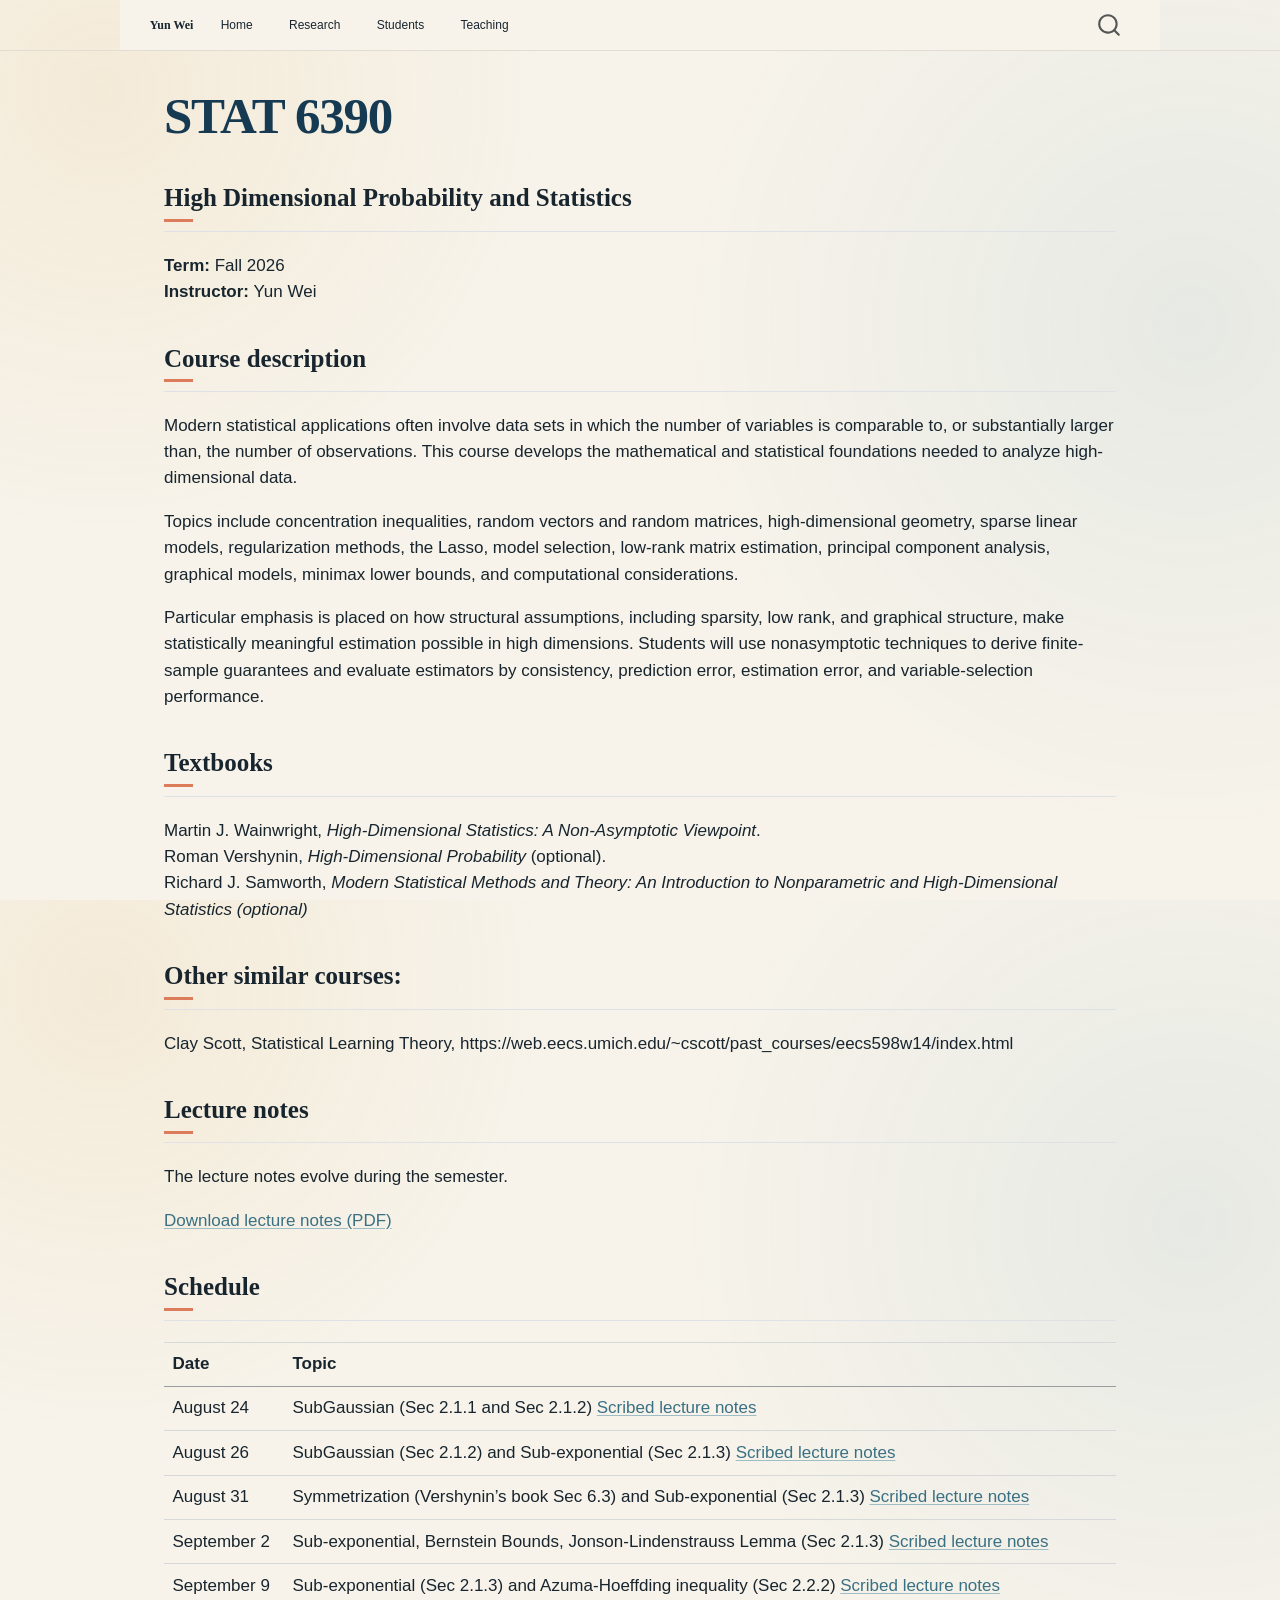
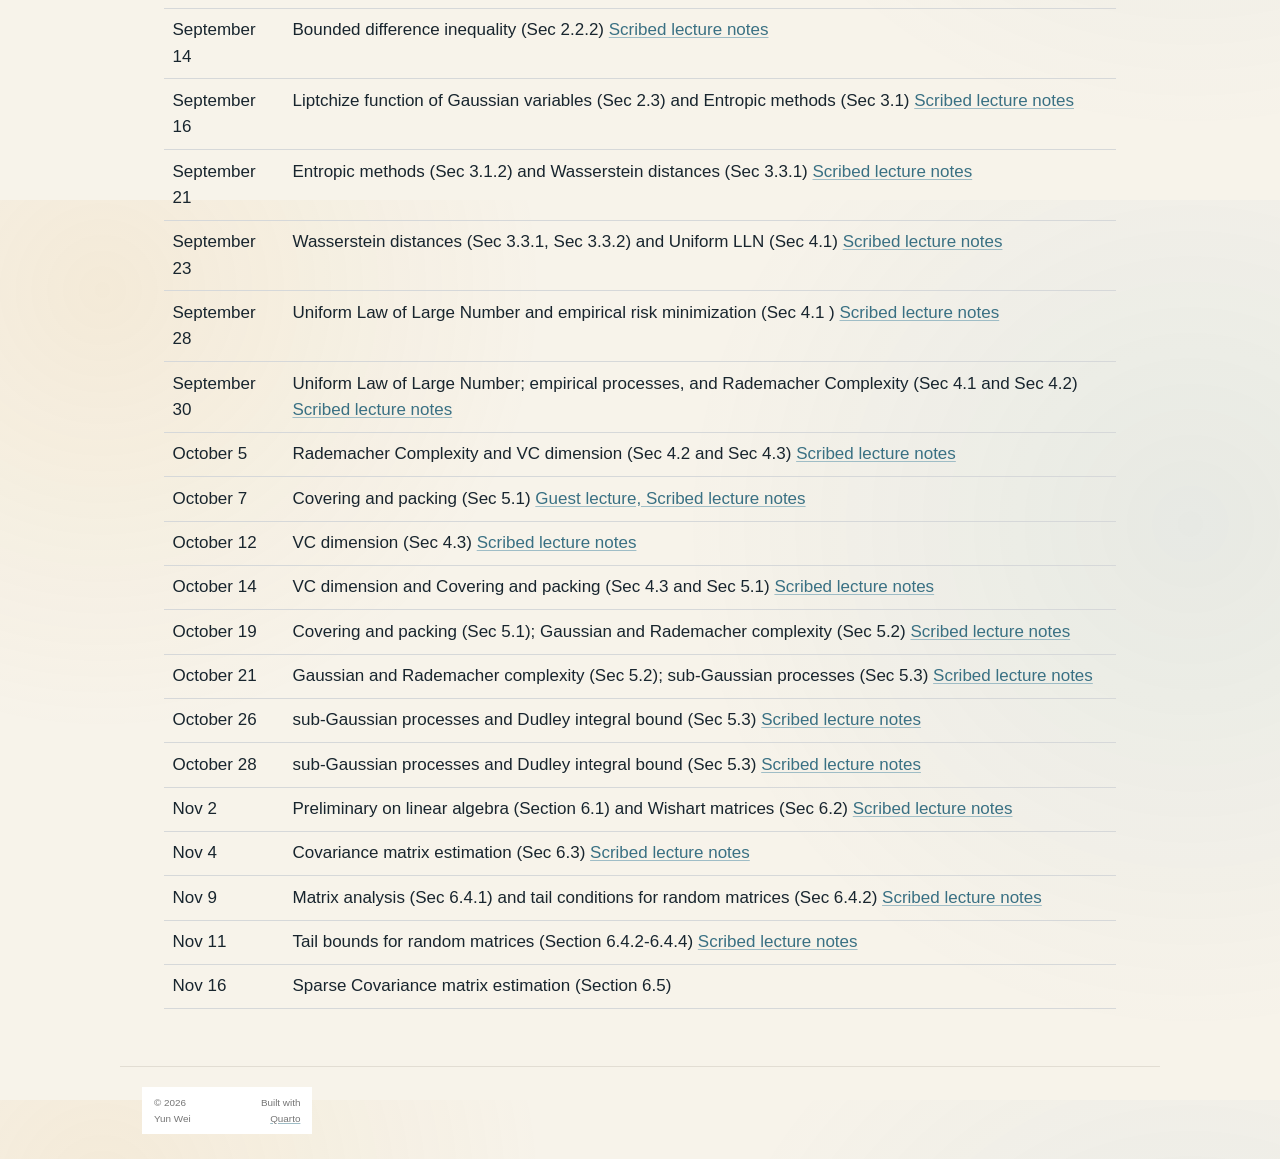
<file: stat-6390.html>
<!DOCTYPE html>
<html xmlns="http://www.w3.org/1999/xhtml" lang="en" xml:lang="en"><head>

<meta charset="utf-8">
<meta name="generator" content="quarto-1.11.9">

<meta name="viewport" content="width=device-width, initial-scale=1.0, user-scalable=yes">


<title>STAT 6390 – Yun Wei</title>
<style>
/* Default styles provided by pandoc.
** See https://pandoc.org/MANUAL.html#variables-for-html for config info.
*/
span.smallcaps{font-variant: small-caps;}
div.columns{display: flex; gap: 1.5em;}
div.column{flex: auto;}
@media screen {
div.columns{gap: min(4vw, 1.5em);}
div.column{overflow-x: auto;}
}
div.hanging-indent{margin-left: 1.5em; text-indent: -1.5em;}
ul.task-list{list-style: none;}
ul.task-list li input[type="checkbox"] {
  width: 0.8em;
  margin: 0 0.8em 0.2em -1em; /* quarto-specific, see https://github.com/quarto-dev/quarto-cli/issues/4556 */ 
  vertical-align: middle;
}
</style>


<script src="site_libs/quarto-nav/quarto-nav.js"></script>
<script src="site_libs/quarto-nav/headroom.min.js"></script>
<script src="site_libs/clipboard/clipboard.min.js"></script>
<script src="site_libs/quarto-search/autocomplete.umd.js"></script>
<script src="site_libs/quarto-search/fuse.min.js"></script>
<script src="site_libs/quarto-search/quarto-search.js"></script>
<meta name="quarto:offset" content="./">
<script src="site_libs/quarto-html/quarto.js" type="module"></script>
<script src="site_libs/quarto-html/tabsets/tabsets.js" type="module"></script>
<script src="site_libs/quarto-html/scrollable-regions/scrollable-regions.js" type="module"></script>
<script src="site_libs/quarto-html/popper.min.js"></script>
<script src="site_libs/quarto-html/tippy.umd.min.js"></script>
<script src="site_libs/quarto-html/anchor.min.js"></script>
<link href="site_libs/quarto-html/tippy.css" rel="stylesheet">
<link href="site_libs/quarto-html/quarto-syntax-highlighting-63b5708e65d6cd79cd7618c58d0c21e7.css" rel="stylesheet" id="quarto-text-highlighting-styles">
<script src="site_libs/bootstrap/bootstrap.min.js"></script>
<link href="site_libs/bootstrap/bootstrap-icons.css" rel="stylesheet">
<link href="site_libs/bootstrap/bootstrap-8d3ad9c781c51ccd60b292c95058b2c2.min.css" rel="stylesheet" append-hash="true" id="quarto-bootstrap" data-mode="light">
<script id="quarto-search-options" type="application/json">{
  "location": "navbar",
  "copy-button": false,
  "collapse-after": 3,
  "panel-placement": "end",
  "type": "overlay",
  "limit": 50,
  "keyboard-shortcut": [
    "f",
    "/",
    "s"
  ],
  "show-item-context": false,
  "language": {
    "search-no-results-text": "No results",
    "search-matching-documents-text": "matching documents",
    "search-copy-link-title": "Copy link to search",
    "search-hide-matches-text": "Hide additional matches",
    "search-more-match-text": "more match in this document",
    "search-more-matches-text": "more matches in this document",
    "search-clear-button-title": "Clear",
    "search-text-placeholder": "",
    "search-detached-cancel-button-title": "Cancel",
    "search-submit-button-title": "Submit",
    "search-label": "Search"
  }
}</script>
<script async="" src="https://www.googletagmanager.com/gtag/js?id=G-TVK6GZXDQL"></script>

<script type="text/javascript">

window.dataLayer = window.dataLayer || [];
function gtag(){dataLayer.push(arguments);}
gtag('js', new Date());
gtag('config', 'G-TVK6GZXDQL', { 'anonymize_ip': true});
</script>
<style>
#quarto-document-content section.level2 > h2 {
  margin-top: 2.25rem;
}
</style>


<link rel="stylesheet" href="styles.css">
</head>

<body class="nav-fixed fullcontent quarto-light"><a id="quarto-skip-link" class="visually-hidden-focusable" href="#quarto-document-content">Skip to main content</a>

<div id="quarto-search-results"></div>
  <header id="quarto-header" class="headroom fixed-top">
    <nav class="navbar navbar-expand-lg " data-bs-theme="dark" aria-label="Site">
      <div class="navbar-container container-fluid">
      <div class="navbar-brand-container mx-auto">
    <a class="navbar-brand" href="./index.html">
    <span class="navbar-title">Yun Wei</span>
    </a>
  </div>
          <button class="navbar-toggler" type="button" data-bs-toggle="collapse" data-bs-target="#navbarCollapse" aria-controls="navbarCollapse" aria-expanded="false" aria-label="Toggle navigation" onclick="if (window.quartoToggleHeadroom) { window.quartoToggleHeadroom(); }">
  <span class="navbar-toggler-icon"></span>
</button>
          <div class="collapse navbar-collapse" id="navbarCollapse">
            <ul class="navbar-nav navbar-nav-scroll me-auto">
  <li class="nav-item">
    <a class="nav-link" href="./index.html"> 
<span class="menu-text">Home</span></a>
  </li>  
  <li class="nav-item">
    <a class="nav-link" href="./research.html"> 
<span class="menu-text">Research</span></a>
  </li>  
  <li class="nav-item">
    <a class="nav-link" href="./students.html"> 
<span class="menu-text">Students</span></a>
  </li>  
  <li class="nav-item">
    <a class="nav-link" href="./teaching.html"> 
<span class="menu-text">Teaching</span></a>
  </li>  
</ul>
          </div> <!-- /navcollapse -->
            <div class="quarto-navbar-tools">
</div>
            <div id="quarto-search" class="" title="Search"></div>
      </div> <!-- /container-fluid -->
    </nav>
</header>
<!-- content -->
<div id="quarto-content" class="quarto-container page-columns page-rows-contents page-layout-article page-navbar">
<!-- sidebar -->
<!-- margin-sidebar -->
    
<!-- main -->
<main class="content" id="quarto-document-content" tabindex="-1">

<header id="title-block-header" class="quarto-title-block default">
<div class="quarto-title">
<h1 class="title">STAT 6390</h1>
</div>



<div class="quarto-title-meta">

    
  
    
  </div>
  


</header>


<section id="high-dimensional-probability-and-statistics" class="level2">
<h2 class="anchored" data-anchor-id="high-dimensional-probability-and-statistics">High Dimensional Probability and Statistics</h2>
<p><strong>Term:</strong> Fall 2026<br>
<strong>Instructor:</strong> Yun Wei</p>
</section>
<section id="course-description" class="level2">
<h2 class="anchored" data-anchor-id="course-description">Course description</h2>
<p>Modern statistical applications often involve data sets in which the number of variables is comparable to, or substantially larger than, the number of observations. This course develops the mathematical and statistical foundations needed to analyze high-dimensional data.</p>
<p>Topics include concentration inequalities, random vectors and random matrices, high-dimensional geometry, sparse linear models, regularization methods, the Lasso, model selection, low-rank matrix estimation, principal component analysis, graphical models, minimax lower bounds, and computational considerations.</p>
<p>Particular emphasis is placed on how structural assumptions, including sparsity, low rank, and graphical structure, make statistically meaningful estimation possible in high dimensions. Students will use nonasymptotic techniques to derive finite-sample guarantees and evaluate estimators by consistency, prediction error, estimation error, and variable-selection performance.</p>
</section>
<section id="textbooks" class="level2">
<h2 class="anchored" data-anchor-id="textbooks">Textbooks</h2>
<ul>
<li>Martin J. Wainwright, <em>High-Dimensional Statistics: A Non-Asymptotic Viewpoint</em>.</li>
<li>Roman Vershynin, <em>High-Dimensional Probability</em> (optional).</li>
<li>Richard J. Samworth, <em>Modern Statistical Methods and Theory: An Introduction to Nonparametric and High-Dimensional Statistics (optional)</em></li>
</ul>
</section>
<section id="other-similar-courses" class="level2">
<h2 class="anchored" data-anchor-id="other-similar-courses">Other similar courses:</h2>
<ul>
<li>Clay Scott, Statistical Learning Theory, https://web.eecs.umich.edu/~cscott/past_courses/eecs598w14/index.html</li>
</ul>
</section>
<section id="lecture-notes" class="level2">
<h2 class="anchored" data-anchor-id="lecture-notes">Lecture notes</h2>
<p>The lecture notes evolve during the semester.</p>
<p><a href="files/stat_6390_fall_2026/Stat_6390_lecture_notes.pdf">Download lecture notes (PDF)</a></p>
</section>
<section id="schedule" class="level2">
<h2 class="anchored" data-anchor-id="schedule">Schedule</h2>
<table class="caption-top table">
<thead>
<tr class="header">
<th>Date</th>
<th>Topic</th>
</tr>
</thead>
<tbody>
<tr class="odd">
<td>August 24</td>
<td>SubGaussian (Sec 2.1.1 and Sec 2.1.2) <a href="files/stat_6390_fall_2026/lectures/lec01.pdf">Scribed lecture notes</a></td>
</tr>
<tr class="even">
<td>August 26</td>
<td>SubGaussian (Sec 2.1.2) and Sub-exponential (Sec 2.1.3) <a href="files/stat_6390_fall_2026/lectures/lec02.pdf">Scribed lecture notes</a></td>
</tr>
<tr class="odd">
<td>August 31</td>
<td>Symmetrization (Vershynin’s book Sec 6.3) and Sub-exponential (Sec 2.1.3) <a href="files/stat_6390_fall_2026/lectures/lec03.pdf">Scribed lecture notes</a></td>
</tr>
<tr class="even">
<td>September 2</td>
<td>Sub-exponential, Bernstein Bounds, Jonson-Lindenstrauss Lemma (Sec 2.1.3) <a href="files/stat_6390_fall_2026/lectures/lec04.pdf">Scribed lecture notes</a></td>
</tr>
<tr class="odd">
<td>September 9</td>
<td>Sub-exponential (Sec 2.1.3) and Azuma-Hoeffding inequality (Sec 2.2.2) <a href="files/stat_6390_fall_2026/lectures/lec05.pdf">Scribed lecture notes</a></td>
</tr>
<tr class="even">
<td>September 14</td>
<td>Bounded difference inequality (Sec 2.2.2) <a href="files/stat_6390_fall_2026/lectures/lec06.pdf">Scribed lecture notes</a></td>
</tr>
<tr class="odd">
<td>September 16</td>
<td>Liptchize function of Gaussian variables (Sec 2.3) and Entropic methods (Sec 3.1) <a href="files/stat_6390_fall_2026/lectures/lec07.pdf">Scribed lecture notes</a></td>
</tr>
<tr class="even">
<td>September 21</td>
<td>Entropic methods (Sec 3.1.2) and Wasserstein distances (Sec 3.3.1) <a href="files/stat_6390_fall_2026/lectures/lec08.pdf">Scribed lecture notes</a></td>
</tr>
<tr class="odd">
<td>September 23</td>
<td>Wasserstein distances (Sec 3.3.1, Sec 3.3.2) and Uniform LLN (Sec 4.1) <a href="files/stat_6390_fall_2026/lectures/lec09.pdf">Scribed lecture notes</a></td>
</tr>
<tr class="even">
<td>September 28</td>
<td>Uniform Law of Large Number and empirical risk minimization (Sec 4.1 ) <a href="files/stat_6390_fall_2026/lectures/lec10.pdf">Scribed lecture notes</a></td>
</tr>
<tr class="odd">
<td>September 30</td>
<td>Uniform Law of Large Number; empirical processes, and Rademacher Complexity (Sec 4.1 and Sec 4.2) <a href="files/stat_6390_fall_2026/lectures/lec11.pdf">Scribed lecture notes</a></td>
</tr>
<tr class="even">
<td>October 5</td>
<td>Rademacher Complexity and VC dimension (Sec 4.2 and Sec 4.3) <a href="files/stat_6390_fall_2026/lectures/lec12.pdf">Scribed lecture notes</a></td>
</tr>
<tr class="odd">
<td>October 7</td>
<td>Covering and packing (Sec 5.1) <a href="files/stat_6390_fall_2026/lectures/lec13.pdf">Guest lecture, Scribed lecture notes</a></td>
</tr>
<tr class="even">
<td>October 12</td>
<td>VC dimension (Sec 4.3) <a href="files/stat_6390_fall_2026/lectures/lec14.pdf">Scribed lecture notes</a></td>
</tr>
<tr class="odd">
<td>October 14</td>
<td>VC dimension and Covering and packing (Sec 4.3 and Sec 5.1) <a href="files/stat_6390_fall_2026/lectures/lec15.pdf">Scribed lecture notes</a></td>
</tr>
<tr class="even">
<td>October 19</td>
<td>Covering and packing (Sec 5.1); Gaussian and Rademacher complexity (Sec 5.2) <a href="files/stat_6390_fall_2026/lectures/lec16.pdf">Scribed lecture notes</a></td>
</tr>
<tr class="odd">
<td>October 21</td>
<td>Gaussian and Rademacher complexity (Sec 5.2); sub-Gaussian processes (Sec 5.3) <a href="files/stat_6390_fall_2026/lectures/lec17.pdf">Scribed lecture notes</a></td>
</tr>
<tr class="even">
<td>October 26</td>
<td>sub-Gaussian processes and Dudley integral bound (Sec 5.3) <a href="files/stat_6390_fall_2026/lectures/lec18.pdf">Scribed lecture notes</a></td>
</tr>
<tr class="odd">
<td>October 28</td>
<td>sub-Gaussian processes and Dudley integral bound (Sec 5.3) <a href="files/stat_6390_fall_2026/lectures/lec19.pdf">Scribed lecture notes</a></td>
</tr>
<tr class="even">
<td>Nov 2</td>
<td>Preliminary on linear algebra (Section 6.1) and Wishart matrices (Sec 6.2) <a href="files/stat_6390_fall_2026/lectures/lec20.pdf">Scribed lecture notes</a></td>
</tr>
<tr class="odd">
<td>Nov 4</td>
<td>Covariance matrix estimation (Sec 6.3) <a href="files/stat_6390_fall_2026/lectures/lec21.pdf">Scribed lecture notes</a></td>
</tr>
<tr class="even">
<td>Nov 9</td>
<td>Matrix analysis (Sec 6.4.1) and tail conditions for random matrices (Sec 6.4.2) <a href="files/stat_6390_fall_2026/lectures/lec22.pdf">Scribed lecture notes</a></td>
</tr>
<tr class="odd">
<td>Nov 11</td>
<td>Tail bounds for random matrices (Section 6.4.2-6.4.4) <a href="files/stat_6390_fall_2026/lectures/lec23.pdf">Scribed lecture notes</a></td>
</tr>
<tr class="even">
<td>Nov 16</td>
<td>Sparse Covariance matrix estimation (Section 6.5)</td>
</tr>
</tbody>
</table>


</section>

</main> <!-- /main -->
<script id="quarto-html-after-body" type="application/javascript">
  window.document.addEventListener("DOMContentLoaded", function (event) {
    const icon = "";
    const anchorJS = new window.AnchorJS();
    anchorJS.options = {
      placement: 'right',
      icon: icon
    };
    anchorJS.add('.anchored');
    const isCodeAnnotation = (el) => {
      for (const clz of el.classList) {
        if (clz.startsWith('code-annotation-')) {                     
          return true;
        }
      }
      return false;
    }
    const onCopySuccess = function(e) {
      // button target
      const button = e.trigger;
      // don't keep focus
      button.blur();
      // flash "checked"
      button.classList.add('code-copy-button-checked');
      var currentTitle = button.getAttribute("title");
      button.setAttribute("title", "Copied!");
      let tooltip;
      if (window.bootstrap) {
        button.setAttribute("data-bs-toggle", "tooltip");
        button.setAttribute("data-bs-placement", "left");
        button.setAttribute("data-bs-title", "Copied!");
        tooltip = new bootstrap.Tooltip(button, 
          { trigger: "manual", 
            customClass: "code-copy-button-tooltip",
            offset: [0, -8]});
        tooltip.show();    
      }
      setTimeout(function() {
        if (tooltip) {
          tooltip.hide();
          button.removeAttribute("data-bs-title");
          button.removeAttribute("data-bs-toggle");
          button.removeAttribute("data-bs-placement");
        }
        button.setAttribute("title", currentTitle);
        button.classList.remove('code-copy-button-checked');
      }, 1000);
      // clear code selection
      e.clearSelection();
    }
    const getTextToCopy = function(trigger) {
      const outerScaffold = trigger.parentElement.cloneNode(true);
      const codeEl = outerScaffold.querySelector('code');
      for (const childEl of codeEl.children) {
        if (isCodeAnnotation(childEl)) {
          childEl.remove();
        }
      }
      return codeEl.innerText;
    }
    const clipboard = new window.ClipboardJS('.code-copy-button:not([data-in-quarto-modal])', {
      text: getTextToCopy
    });
    clipboard.on('success', onCopySuccess);
    if (window.document.getElementById('quarto-embedded-source-code-modal')) {
      const clipboardModal = new window.ClipboardJS('.code-copy-button[data-in-quarto-modal]', {
        text: getTextToCopy,
        container: window.document.getElementById('quarto-embedded-source-code-modal')
      });
      clipboardModal.on('success', onCopySuccess);
    }
      var localhostRegex = new RegExp(/^(?:http|https):\/\/localhost\:?[0-9]*\//);
      var mailtoRegex = new RegExp(/^mailto:/);
        var filterRegex = new RegExp("https:\/\/clouduolc\.github\.io\/");
      const newWindowLabel = "(opens in a new tab)";
      const newWindowNoteId = "quarto-ext-newwindow-label";
      // Links reference one hidden label through aria-describedby, so the
      // announcement never changes their accessible name.
      var describeNewWindow = (link) => {
        if (!window.document.getElementById(newWindowNoteId)) {
          var newWindowNote = window.document.createElement("span");
          newWindowNote.id = newWindowNoteId;
          newWindowNote.hidden = true;
          newWindowNote.textContent = newWindowLabel;
          window.document.body.appendChild(newWindowNote);
        }
        var describedBy = (link.getAttribute("aria-describedby") || "").split(/\s+/).filter(Boolean);
        if (!describedBy.includes(newWindowNoteId)) {
          describedBy.push(newWindowNoteId);
          link.setAttribute("aria-describedby", describedBy.join(" "));
        }
      }
      var isInternal = (href) => {
          return filterRegex.test(href) || localhostRegex.test(href) || mailtoRegex.test(href);
      }
      // Inspect non-navigation links and adorn them if external
      window.quartoDecorateExternalLinks = function (root) {
     var links = (root || window.document).querySelectorAll('a[href]:not(.nav-link):not(.navbar-brand):not(.toc-action):not(.sidebar-link):not(.sidebar-item-toggle):not(.pagination-link):not(.no-external):not([aria-hidden]):not(.dropdown-item):not(.quarto-navigation-tool):not(.about-link)');
      for (var i=0; i<links.length; i++) {
        const link = links[i];
        if (!isInternal(link.href)) {
          // undo the damage that might have been done by quarto-nav.js in the case of
          // links that we want to consider external
          if (link.dataset.originalHref !== undefined) {
            link.href = link.dataset.originalHref;
          }
            // target, if specified
            link.setAttribute("target", "_blank");
            if (link.getAttribute("rel") === null) {
              link.setAttribute("rel", "noopener");
            }
            describeNewWindow(link);
          if (!link.classList.contains('no-external-icon')) {
          }
        }
      }
      };
      window.quartoDecorateExternalLinks(window.document);
    // Esc closes the popup (WCAG 1.4.13) and focus leaving both trigger and
    // popup closes it (WCAG 2.4.11); tippy handles neither for interactive popups.
    const hideOnEscAndFocusOut = {
      name: 'hideOnEscAndFocusOut',
      defaultValue: true,
      fn(instance) {
        const dismiss = () => {
          // A show scheduled by the trigger delay would otherwise reopen it
          instance.clearDelayTimeouts();
          instance.hide();
        };
        const onKeyDown = (event) => {
          if (event.key !== 'Escape') {
            return;
          }
          // Keep Esc from also reaching page handlers (e.g. reveal.js overview),
          // except an open reveal.js slide menu, which Esc should close too.
          // The menu handles keys only when its keyboard option is on.
          const menuHandlesEsc = window.Reveal?.getPlugin?.('menu')?.isOpen() &&
            window.Reveal.getConfig().menu?.keyboard !== false;
          if (!menuHandlesEsc) {
            event.stopPropagation();
          }
          if (instance.popper.contains(window.document.activeElement)) {
            // Disabled while refocusing so the focus trigger does not reopen it
            instance.disable();
            instance.reference.focus();
            instance.enable();
          }
          dismiss();
        };
        const onFocusOut = (event) => {
          const target = event.relatedTarget;
          if (target && !instance.reference.contains(target) &&
              !instance.popper.contains(target)) {
            dismiss();
          }
        };
        // On the trigger too: a click trigger (code-annotations: select) has no
        // blur handling. Attached for the instance's lifetime so leaving the
        // trigger also cancels a show still pending on the trigger delay.
        instance.reference.addEventListener('focusout', onFocusOut);
        return {
          onShow() {
            window.document.addEventListener('keydown', onKeyDown, true);
            instance.popper.addEventListener('focusout', onFocusOut);
          },
          onHide() {
            window.document.removeEventListener('keydown', onKeyDown, true);
            instance.popper.removeEventListener('focusout', onFocusOut);
          },
          onDestroy() {
            instance.reference.removeEventListener('focusout', onFocusOut);
          },
        };
      },
    };
    function tippyHover(el, contentFn, onTriggerFn, onUntriggerFn) {
      const config = {
        allowHTML: true,
        maxWidth: 500,
        delay: 100,
        arrow: false,
        appendTo: function(el) {
            return el.parentElement;
        },
        interactive: true,
        interactiveBorder: 10,
        theme: 'quarto',
        placement: 'bottom-start',
        plugins: [hideOnEscAndFocusOut],
      };
      if (contentFn) {
        config.content = contentFn;
      }
      if (onTriggerFn) {
        config.onTrigger = onTriggerFn;
      }
      if (onUntriggerFn) {
        config.onUntrigger = onUntriggerFn;
      }
      window.tippy(el, config); 
    }
    const noterefs = window.document.querySelectorAll('a[role="doc-noteref"]');
    for (var i=0; i<noterefs.length; i++) {
      const ref = noterefs[i];
      tippyHover(ref, function() {
        // use id or data attribute instead here
        let href = ref.getAttribute('data-footnote-href') || ref.getAttribute('href');
        try { href = new URL(href).hash; } catch {}
        const id = href.replace(/^#\/?/, "");
        const note = window.document.getElementById(id);
        if (note) {
          return note.innerHTML;
        } else {
          return "";
        }
      });
    }
    const xrefs = window.document.querySelectorAll('a.quarto-xref');
    const processXRef = (id, note) => {
      // Strip column container classes
      const stripColumnClz = (el) => {
        el.classList.remove("page-full", "page-columns");
        if (el.children) {
          for (const child of el.children) {
            stripColumnClz(child);
          }
        }
      }
      stripColumnClz(note)
      if (id === null || id.startsWith('sec-')) {
        // Special case sections, only their first couple elements
        const container = document.createElement("div");
        if (note.children && note.children.length > 2) {
          container.appendChild(note.children[0].cloneNode(true));
          for (let i = 1; i < note.children.length; i++) {
            const child = note.children[i];
            if (child.tagName === "P" && child.innerText === "") {
              continue;
            } else {
              container.appendChild(child.cloneNode(true));
              break;
            }
          }
          if (window.Quarto?.typesetMath) {
            window.Quarto.typesetMath(container);
          }
          return container.innerHTML
        } else {
          if (window.Quarto?.typesetMath) {
            window.Quarto.typesetMath(note);
          }
          return note.innerHTML;
        }
      } else {
        // Remove any anchor links if they are present
        const anchorLink = note.querySelector('a.anchorjs-link');
        if (anchorLink) {
          anchorLink.remove();
        }
        if (window.Quarto?.typesetMath) {
          window.Quarto.typesetMath(note);
        }
        if (note.classList.contains("callout")) {
          return note.outerHTML;
        } else {
          return note.innerHTML;
        }
      }
    }
    for (var i=0; i<xrefs.length; i++) {
      const xref = xrefs[i];
      tippyHover(xref, undefined, function(instance) {
        instance.disable();
        let url = xref.getAttribute('href');
        let hash = undefined; 
        if (url.startsWith('#')) {
          hash = url;
        } else {
          try { hash = new URL(url).hash; } catch {}
        }
        if (hash) {
          const id = hash.replace(/^#\/?/, "");
          const note = window.document.getElementById(id);
          if (note !== null) {
            try {
              const html = processXRef(id, note.cloneNode(true));
              instance.setContent(html);
            } finally {
              instance.enable();
              instance.show();
            }
          } else {
            // See if we can fetch this
            fetch(url.split('#')[0])
            .then(res => res.text())
            .then(html => {
              const parser = new DOMParser();
              const htmlDoc = parser.parseFromString(html, "text/html");
              const note = htmlDoc.getElementById(id);
              if (note !== null) {
                const html = processXRef(id, note);
                instance.setContent(html);
              } 
            }).finally(() => {
              instance.enable();
              instance.show();
            });
          }
        } else {
          // See if we can fetch a full url (with no hash to target)
          // This is a special case and we should probably do some content thinning / targeting
          fetch(url)
          .then(res => res.text())
          .then(html => {
            const parser = new DOMParser();
            const htmlDoc = parser.parseFromString(html, "text/html");
            const note = htmlDoc.querySelector('main.content');
            if (note !== null) {
              // This should only happen for chapter cross references
              // (since there is no id in the URL)
              // remove the first header
              if (note.children.length > 0 && note.children[0].tagName === "HEADER") {
                note.children[0].remove();
              }
              const html = processXRef(null, note);
              instance.setContent(html);
            } 
          }).finally(() => {
            instance.enable();
            instance.show();
          });
        }
      }, function(instance) {
      });
    }
        let selectedAnnoteEl;
        const selectorForAnnotation = ( cell, annotation) => {
          let cellAttr = 'data-code-cell="' + cell + '"';
          let lineAttr = 'data-code-annotation="' +  annotation + '"';
          const selector = 'span[' + cellAttr + '][' + lineAttr + ']';
          return selector;
        }
        const selectCodeLines = (annoteEl) => {
          const doc = window.document;
          const targetCell = annoteEl.getAttribute("data-target-cell");
          const targetAnnotation = annoteEl.getAttribute("data-target-annotation");
          const annoteSpan = window.document.querySelector(selectorForAnnotation(targetCell, targetAnnotation));
          const lines = annoteSpan.getAttribute("data-code-lines").split(",");
          const lineIds = lines.map((line) => {
            return targetCell + "-" + line;
          })
          // Each band is positioned against its own containing block, which is
          // not the offsetParent of the lines, so place it from client rects.
          const placeBand = (band, firstEl, lastEl, codeBlock) => {
            const container = band.offsetParent;
            if (container === null) {
              return;
            }
            const containerRect = container.getBoundingClientRect();
            // Reveal.js scales slides with a transform, so convert client
            // pixels back to the CSS pixels of the container.
            const scale = containerRect.height / container.offsetHeight || 1;
            const firstRect = firstEl.getBoundingClientRect();
            const lastRect = lastEl.getBoundingClientRect();
            const top = (firstRect.top - containerRect.top) / scale - container.clientTop + container.scrollTop;
            const height = (lastRect.bottom - firstRect.top) / scale;
            band.style.top = top - 2 + "px";
            band.style.height = height + 4 + "px";
            if (codeBlock) {
              // Without the copy button wrapper, the containing block is wider
              // than the code block, so span the code block explicitly.
              const blockRect = codeBlock.getBoundingClientRect();
              band.style.left = (blockRect.left - containerRect.left) / scale - container.clientLeft + container.scrollLeft + "px";
              band.style.width = blockRect.width / scale + "px";
            }
          };
          if (lineIds.length > 0) {
            const el = window.document.getElementById(lineIds[0]);
            const lastEl = window.document.getElementById(lineIds[lineIds.length - 1]);
            const parent = el.parentElement.parentElement;
            // cook up a div (if necessary) and position it
            let div = window.document.getElementById("code-annotation-line-highlight");
            if (div === null) {
              div = window.document.createElement("div");
              div.setAttribute("id", "code-annotation-line-highlight");
              div.style.position = 'absolute';
              parent.appendChild(div);
            }
            placeBand(div, el, lastEl, parent.closest("div.sourceCode") || parent);
            let gutterDiv = window.document.getElementById("code-annotation-line-highlight-gutter");
            if (gutterDiv === null) {
              gutterDiv = window.document.createElement("div");
              gutterDiv.setAttribute("id", "code-annotation-line-highlight-gutter");
              gutterDiv.style.position = 'absolute';
              const codeCell = window.document.getElementById(targetCell);
              const gutter = codeCell.querySelector('.code-annotation-gutter');
              gutter.appendChild(gutterDiv);
            }
            placeBand(gutterDiv, el, lastEl);
            selectedAnnoteEl = annoteEl;
          }
        };
        const unselectCodeLines = () => {
          const elementsIds = ["code-annotation-line-highlight", "code-annotation-line-highlight-gutter"];
          elementsIds.forEach((elId) => {
            const div = window.document.getElementById(elId);
            if (div) {
              div.remove();
            }
          });
          selectedAnnoteEl = undefined;
        };
          // Handle positioning of the toggle
      window.addEventListener(
        "resize",
        throttle(() => {
          elRect = undefined;
          if (selectedAnnoteEl) {
            selectCodeLines(selectedAnnoteEl);
          }
        }, 10)
      );
      function throttle(fn, ms) {
      let throttle = false;
      let timer;
        return (...args) => {
          if(!throttle) { // first call gets through
              fn.apply(this, args);
              throttle = true;
          } else { // all the others get throttled
              if(timer) clearTimeout(timer); // cancel #2
              timer = setTimeout(() => {
                fn.apply(this, args);
                timer = throttle = false;
              }, ms);
          }
        };
      }
        // Attach click handler to the DT
        const annoteDls = window.document.querySelectorAll('dt[data-target-cell]');
        for (const annoteDlNode of annoteDls) {
          annoteDlNode.addEventListener('click', (event) => {
            const clickedEl = event.target;
            if (clickedEl !== selectedAnnoteEl) {
              unselectCodeLines();
              const activeEl = window.document.querySelector('dt[data-target-cell].code-annotation-active');
              if (activeEl) {
                activeEl.classList.remove('code-annotation-active');
              }
              selectCodeLines(clickedEl);
              clickedEl.classList.add('code-annotation-active');
            } else {
              // Unselect the line
              unselectCodeLines();
              clickedEl.classList.remove('code-annotation-active');
            }
          });
        }
    const findCites = (el) => {
      const parentEl = el.parentElement;
      if (parentEl) {
        const cites = parentEl.dataset.cites;
        if (cites) {
          return {
            el,
            cites: cites.split(' ')
          };
        } else {
          return findCites(el.parentElement)
        }
      } else {
        return undefined;
      }
    };
    var bibliorefs = window.document.querySelectorAll('a[role="doc-biblioref"]');
    for (var i=0; i<bibliorefs.length; i++) {
      const ref = bibliorefs[i];
      const citeInfo = findCites(ref);
      if (citeInfo) {
        tippyHover(citeInfo.el, function() {
          var popup = window.document.createElement('div');
          citeInfo.cites.forEach(function(cite) {
            var citeDiv = window.document.createElement('div');
            citeDiv.classList.add('hanging-indent');
            citeDiv.classList.add('csl-entry');
            var biblioDiv = window.document.getElementById('ref-' + cite);
            if (biblioDiv) {
              citeDiv.innerHTML = biblioDiv.innerHTML;
            }
            popup.appendChild(citeDiv);
          });
          return popup.innerHTML;
        });
      }
    }
  });
  </script>
  <script type="application/javascript">
  window.quartoScrollableRegionsLabels = {"code":"Scrollable code","output":"Scrollable output"};
  </script>
</div> <!-- /content -->
<footer class="footer">
  <div class="nav-footer">
    <div class="nav-footer-left">
<p>© 2026 Yun Wei</p>
</div>   
    <div class="nav-footer-center">
      &nbsp;
    </div>
    <div class="nav-footer-right">
<p>Built with <a href="https://quarto.org/">Quarto</a></p>
</div>
  </div>
</footer>




</body></html>
</file>
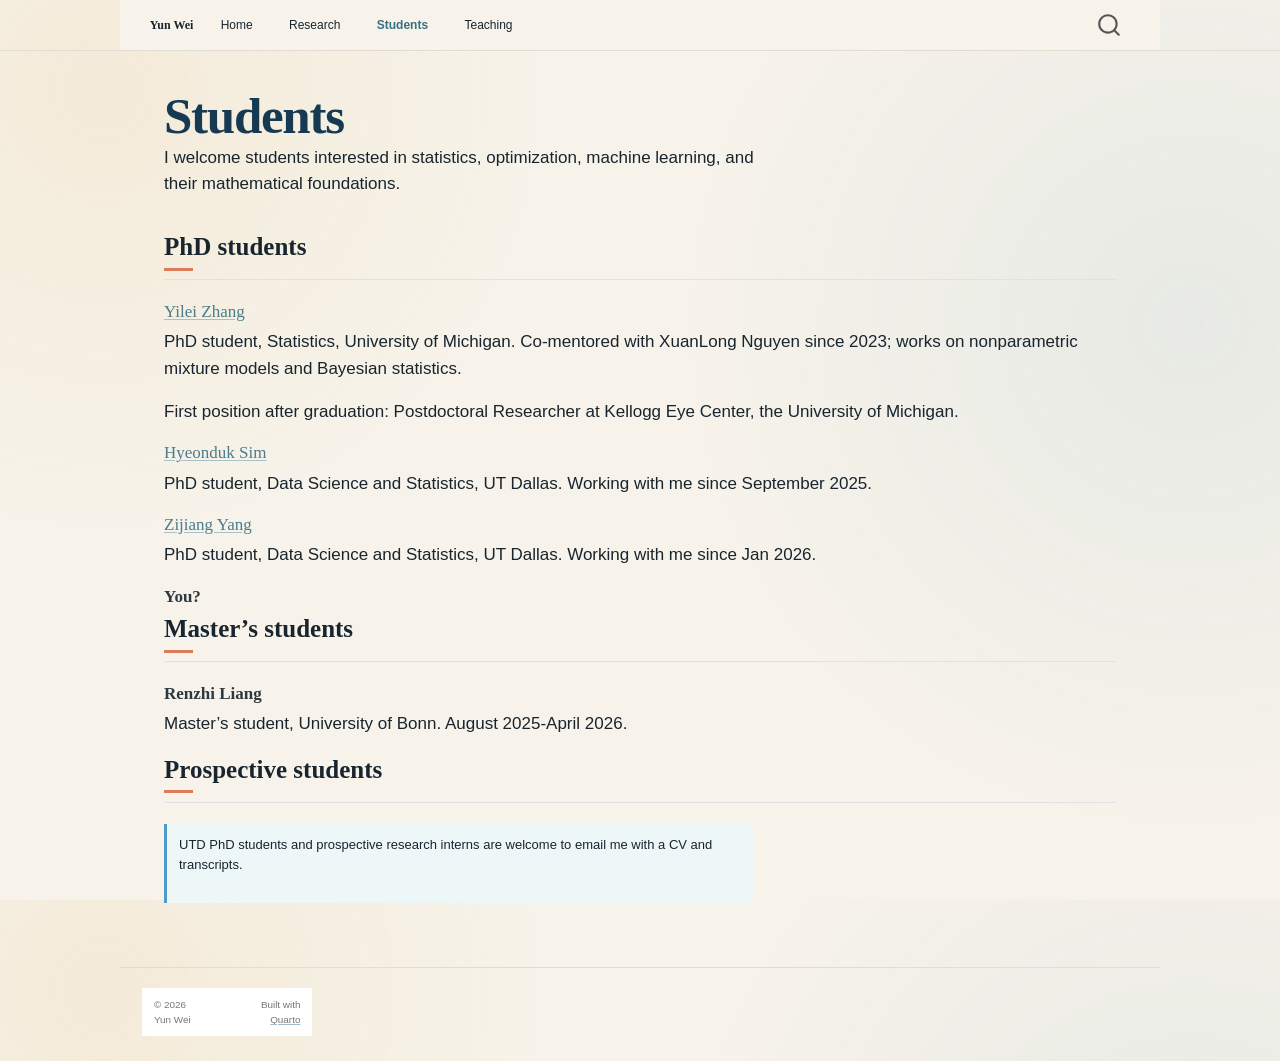
<file: students.html>
<!DOCTYPE html>
<html xmlns="http://www.w3.org/1999/xhtml" lang="en" xml:lang="en"><head>

<meta charset="utf-8">
<meta name="generator" content="quarto-1.11.9">

<meta name="viewport" content="width=device-width, initial-scale=1.0, user-scalable=yes">


<title>Students – Yun Wei</title>
<style>
/* Default styles provided by pandoc.
** See https://pandoc.org/MANUAL.html#variables-for-html for config info.
*/
span.smallcaps{font-variant: small-caps;}
div.columns{display: flex; gap: 1.5em;}
div.column{flex: auto;}
@media screen {
div.columns{gap: min(4vw, 1.5em);}
div.column{overflow-x: auto;}
}
div.hanging-indent{margin-left: 1.5em; text-indent: -1.5em;}
ul.task-list{list-style: none;}
ul.task-list li input[type="checkbox"] {
  width: 0.8em;
  margin: 0 0.8em 0.2em -1em; /* quarto-specific, see https://github.com/quarto-dev/quarto-cli/issues/4556 */ 
  vertical-align: middle;
}
</style>


<script src="site_libs/quarto-nav/quarto-nav.js"></script>
<script src="site_libs/quarto-nav/headroom.min.js"></script>
<script src="site_libs/clipboard/clipboard.min.js"></script>
<script src="site_libs/quarto-search/autocomplete.umd.js"></script>
<script src="site_libs/quarto-search/fuse.min.js"></script>
<script src="site_libs/quarto-search/quarto-search.js"></script>
<meta name="quarto:offset" content="./">
<script src="site_libs/quarto-html/quarto.js" type="module"></script>
<script src="site_libs/quarto-html/tabsets/tabsets.js" type="module"></script>
<script src="site_libs/quarto-html/scrollable-regions/scrollable-regions.js" type="module"></script>
<script src="site_libs/quarto-html/popper.min.js"></script>
<script src="site_libs/quarto-html/tippy.umd.min.js"></script>
<script src="site_libs/quarto-html/anchor.min.js"></script>
<link href="site_libs/quarto-html/tippy.css" rel="stylesheet">
<link href="site_libs/quarto-html/quarto-syntax-highlighting-63b5708e65d6cd79cd7618c58d0c21e7.css" rel="stylesheet" id="quarto-text-highlighting-styles">
<script src="site_libs/bootstrap/bootstrap.min.js"></script>
<link href="site_libs/bootstrap/bootstrap-icons.css" rel="stylesheet">
<link href="site_libs/bootstrap/bootstrap-8d3ad9c781c51ccd60b292c95058b2c2.min.css" rel="stylesheet" append-hash="true" id="quarto-bootstrap" data-mode="light">
<script id="quarto-search-options" type="application/json">{
  "location": "navbar",
  "copy-button": false,
  "collapse-after": 3,
  "panel-placement": "end",
  "type": "overlay",
  "limit": 50,
  "keyboard-shortcut": [
    "f",
    "/",
    "s"
  ],
  "show-item-context": false,
  "language": {
    "search-no-results-text": "No results",
    "search-matching-documents-text": "matching documents",
    "search-copy-link-title": "Copy link to search",
    "search-hide-matches-text": "Hide additional matches",
    "search-more-match-text": "more match in this document",
    "search-more-matches-text": "more matches in this document",
    "search-clear-button-title": "Clear",
    "search-text-placeholder": "",
    "search-detached-cancel-button-title": "Cancel",
    "search-submit-button-title": "Submit",
    "search-label": "Search"
  }
}</script>
<script async="" src="https://www.googletagmanager.com/gtag/js?id=G-TVK6GZXDQL"></script>

<script type="text/javascript">

window.dataLayer = window.dataLayer || [];
function gtag(){dataLayer.push(arguments);}
gtag('js', new Date());
gtag('config', 'G-TVK6GZXDQL', { 'anonymize_ip': true});
</script>


<link rel="stylesheet" href="styles.css">
</head>

<body class="nav-fixed fullcontent quarto-light"><a id="quarto-skip-link" class="visually-hidden-focusable" href="#quarto-document-content">Skip to main content</a>

<div id="quarto-search-results"></div>
  <header id="quarto-header" class="headroom fixed-top">
    <nav class="navbar navbar-expand-lg " data-bs-theme="dark" aria-label="Site">
      <div class="navbar-container container-fluid">
      <div class="navbar-brand-container mx-auto">
    <a class="navbar-brand" href="./index.html">
    <span class="navbar-title">Yun Wei</span>
    </a>
  </div>
          <button class="navbar-toggler" type="button" data-bs-toggle="collapse" data-bs-target="#navbarCollapse" aria-controls="navbarCollapse" aria-expanded="false" aria-label="Toggle navigation" onclick="if (window.quartoToggleHeadroom) { window.quartoToggleHeadroom(); }">
  <span class="navbar-toggler-icon"></span>
</button>
          <div class="collapse navbar-collapse" id="navbarCollapse">
            <ul class="navbar-nav navbar-nav-scroll me-auto">
  <li class="nav-item">
    <a class="nav-link" href="./index.html"> 
<span class="menu-text">Home</span></a>
  </li>  
  <li class="nav-item">
    <a class="nav-link" href="./research.html"> 
<span class="menu-text">Research</span></a>
  </li>  
  <li class="nav-item">
    <a class="nav-link active" href="./students.html" aria-current="page"> 
<span class="menu-text">Students</span></a>
  </li>  
  <li class="nav-item">
    <a class="nav-link" href="./teaching.html"> 
<span class="menu-text">Teaching</span></a>
  </li>  
</ul>
          </div> <!-- /navcollapse -->
            <div class="quarto-navbar-tools">
</div>
            <div id="quarto-search" class="" title="Search"></div>
      </div> <!-- /container-fluid -->
    </nav>
</header>
<!-- content -->
<div id="quarto-content" class="quarto-container page-columns page-rows-contents page-layout-article page-navbar">
<!-- sidebar -->
<!-- margin-sidebar -->
    
<!-- main -->
<main class="content" id="quarto-document-content" tabindex="-1">

<header id="title-block-header" class="quarto-title-block default">
<div class="quarto-title">
<h1 class="title">Students</h1>
</div>



<div class="quarto-title-meta">

    
  
    
  </div>
  


</header>


<p>I welcome students interested in statistics, optimization, machine learning, and their mathematical foundations.</p>
<section id="phd-students" class="level2">
<h2 class="anchored" data-anchor-id="phd-students">PhD students</h2>
<section id="yilei-zhang" class="level3">
<h3 class="anchored" data-anchor-id="yilei-zhang"><a href="https://lsa.umich.edu/stats/people/phd-students/yileizh.html">Yilei Zhang</a></h3>
<p>PhD student, Statistics, University of Michigan. Co-mentored with XuanLong Nguyen since 2023; works on nonparametric mixture models and Bayesian statistics.</p>
<p>First position after graduation: Postdoctoral Researcher at Kellogg Eye Center, the University of Michigan.</p>
</section>
<section id="hyeonduk-sim" class="level3">
<h3 class="anchored" data-anchor-id="hyeonduk-sim"><a href="https://math.utdallas.edu/grad_students/sim-hyeonduk/">Hyeonduk Sim</a></h3>
<p>PhD student, Data Science and Statistics, UT Dallas. Working with me since September 2025.</p>
</section>
<section id="zijiang-yang" class="level3">
<h3 class="anchored" data-anchor-id="zijiang-yang"><a href="https://math.utdallas.edu/grad_students/Yang-zijiang/">Zijiang Yang</a></h3>
<p>PhD student, Data Science and Statistics, UT Dallas. Working with me since Jan 2026.</p>
</section>
<section id="you" class="level3">
<h3 class="anchored" data-anchor-id="you">You?</h3>
</section>
</section>
<section id="masters-students" class="level2">
<h2 class="anchored" data-anchor-id="masters-students">Master’s students</h2>
<section id="renzhi-liang" class="level3">
<h3 class="anchored" data-anchor-id="renzhi-liang">Renzhi Liang</h3>
<p>Master’s student, University of Bonn. August 2025-April 2026.</p>
</section>
</section>
<section id="prospective-students" class="level2">
<h2 class="anchored" data-anchor-id="prospective-students">Prospective students</h2>
<div class="news-callout">
<p>UTD PhD students and prospective research interns are welcome to email me with a CV and transcripts.</p>
</div>


</section>

</main> <!-- /main -->
<script id="quarto-html-after-body" type="application/javascript">
  window.document.addEventListener("DOMContentLoaded", function (event) {
    const icon = "";
    const anchorJS = new window.AnchorJS();
    anchorJS.options = {
      placement: 'right',
      icon: icon
    };
    anchorJS.add('.anchored');
    const isCodeAnnotation = (el) => {
      for (const clz of el.classList) {
        if (clz.startsWith('code-annotation-')) {                     
          return true;
        }
      }
      return false;
    }
    const onCopySuccess = function(e) {
      // button target
      const button = e.trigger;
      // don't keep focus
      button.blur();
      // flash "checked"
      button.classList.add('code-copy-button-checked');
      var currentTitle = button.getAttribute("title");
      button.setAttribute("title", "Copied!");
      let tooltip;
      if (window.bootstrap) {
        button.setAttribute("data-bs-toggle", "tooltip");
        button.setAttribute("data-bs-placement", "left");
        button.setAttribute("data-bs-title", "Copied!");
        tooltip = new bootstrap.Tooltip(button, 
          { trigger: "manual", 
            customClass: "code-copy-button-tooltip",
            offset: [0, -8]});
        tooltip.show();    
      }
      setTimeout(function() {
        if (tooltip) {
          tooltip.hide();
          button.removeAttribute("data-bs-title");
          button.removeAttribute("data-bs-toggle");
          button.removeAttribute("data-bs-placement");
        }
        button.setAttribute("title", currentTitle);
        button.classList.remove('code-copy-button-checked');
      }, 1000);
      // clear code selection
      e.clearSelection();
    }
    const getTextToCopy = function(trigger) {
      const outerScaffold = trigger.parentElement.cloneNode(true);
      const codeEl = outerScaffold.querySelector('code');
      for (const childEl of codeEl.children) {
        if (isCodeAnnotation(childEl)) {
          childEl.remove();
        }
      }
      return codeEl.innerText;
    }
    const clipboard = new window.ClipboardJS('.code-copy-button:not([data-in-quarto-modal])', {
      text: getTextToCopy
    });
    clipboard.on('success', onCopySuccess);
    if (window.document.getElementById('quarto-embedded-source-code-modal')) {
      const clipboardModal = new window.ClipboardJS('.code-copy-button[data-in-quarto-modal]', {
        text: getTextToCopy,
        container: window.document.getElementById('quarto-embedded-source-code-modal')
      });
      clipboardModal.on('success', onCopySuccess);
    }
      var localhostRegex = new RegExp(/^(?:http|https):\/\/localhost\:?[0-9]*\//);
      var mailtoRegex = new RegExp(/^mailto:/);
        var filterRegex = new RegExp("https:\/\/clouduolc\.github\.io\/");
      const newWindowLabel = "(opens in a new tab)";
      const newWindowNoteId = "quarto-ext-newwindow-label";
      // Links reference one hidden label through aria-describedby, so the
      // announcement never changes their accessible name.
      var describeNewWindow = (link) => {
        if (!window.document.getElementById(newWindowNoteId)) {
          var newWindowNote = window.document.createElement("span");
          newWindowNote.id = newWindowNoteId;
          newWindowNote.hidden = true;
          newWindowNote.textContent = newWindowLabel;
          window.document.body.appendChild(newWindowNote);
        }
        var describedBy = (link.getAttribute("aria-describedby") || "").split(/\s+/).filter(Boolean);
        if (!describedBy.includes(newWindowNoteId)) {
          describedBy.push(newWindowNoteId);
          link.setAttribute("aria-describedby", describedBy.join(" "));
        }
      }
      var isInternal = (href) => {
          return filterRegex.test(href) || localhostRegex.test(href) || mailtoRegex.test(href);
      }
      // Inspect non-navigation links and adorn them if external
      window.quartoDecorateExternalLinks = function (root) {
     var links = (root || window.document).querySelectorAll('a[href]:not(.nav-link):not(.navbar-brand):not(.toc-action):not(.sidebar-link):not(.sidebar-item-toggle):not(.pagination-link):not(.no-external):not([aria-hidden]):not(.dropdown-item):not(.quarto-navigation-tool):not(.about-link)');
      for (var i=0; i<links.length; i++) {
        const link = links[i];
        if (!isInternal(link.href)) {
          // undo the damage that might have been done by quarto-nav.js in the case of
          // links that we want to consider external
          if (link.dataset.originalHref !== undefined) {
            link.href = link.dataset.originalHref;
          }
            // target, if specified
            link.setAttribute("target", "_blank");
            if (link.getAttribute("rel") === null) {
              link.setAttribute("rel", "noopener");
            }
            describeNewWindow(link);
          if (!link.classList.contains('no-external-icon')) {
          }
        }
      }
      };
      window.quartoDecorateExternalLinks(window.document);
    // Esc closes the popup (WCAG 1.4.13) and focus leaving both trigger and
    // popup closes it (WCAG 2.4.11); tippy handles neither for interactive popups.
    const hideOnEscAndFocusOut = {
      name: 'hideOnEscAndFocusOut',
      defaultValue: true,
      fn(instance) {
        const dismiss = () => {
          // A show scheduled by the trigger delay would otherwise reopen it
          instance.clearDelayTimeouts();
          instance.hide();
        };
        const onKeyDown = (event) => {
          if (event.key !== 'Escape') {
            return;
          }
          // Keep Esc from also reaching page handlers (e.g. reveal.js overview),
          // except an open reveal.js slide menu, which Esc should close too.
          // The menu handles keys only when its keyboard option is on.
          const menuHandlesEsc = window.Reveal?.getPlugin?.('menu')?.isOpen() &&
            window.Reveal.getConfig().menu?.keyboard !== false;
          if (!menuHandlesEsc) {
            event.stopPropagation();
          }
          if (instance.popper.contains(window.document.activeElement)) {
            // Disabled while refocusing so the focus trigger does not reopen it
            instance.disable();
            instance.reference.focus();
            instance.enable();
          }
          dismiss();
        };
        const onFocusOut = (event) => {
          const target = event.relatedTarget;
          if (target && !instance.reference.contains(target) &&
              !instance.popper.contains(target)) {
            dismiss();
          }
        };
        // On the trigger too: a click trigger (code-annotations: select) has no
        // blur handling. Attached for the instance's lifetime so leaving the
        // trigger also cancels a show still pending on the trigger delay.
        instance.reference.addEventListener('focusout', onFocusOut);
        return {
          onShow() {
            window.document.addEventListener('keydown', onKeyDown, true);
            instance.popper.addEventListener('focusout', onFocusOut);
          },
          onHide() {
            window.document.removeEventListener('keydown', onKeyDown, true);
            instance.popper.removeEventListener('focusout', onFocusOut);
          },
          onDestroy() {
            instance.reference.removeEventListener('focusout', onFocusOut);
          },
        };
      },
    };
    function tippyHover(el, contentFn, onTriggerFn, onUntriggerFn) {
      const config = {
        allowHTML: true,
        maxWidth: 500,
        delay: 100,
        arrow: false,
        appendTo: function(el) {
            return el.parentElement;
        },
        interactive: true,
        interactiveBorder: 10,
        theme: 'quarto',
        placement: 'bottom-start',
        plugins: [hideOnEscAndFocusOut],
      };
      if (contentFn) {
        config.content = contentFn;
      }
      if (onTriggerFn) {
        config.onTrigger = onTriggerFn;
      }
      if (onUntriggerFn) {
        config.onUntrigger = onUntriggerFn;
      }
      window.tippy(el, config); 
    }
    const noterefs = window.document.querySelectorAll('a[role="doc-noteref"]');
    for (var i=0; i<noterefs.length; i++) {
      const ref = noterefs[i];
      tippyHover(ref, function() {
        // use id or data attribute instead here
        let href = ref.getAttribute('data-footnote-href') || ref.getAttribute('href');
        try { href = new URL(href).hash; } catch {}
        const id = href.replace(/^#\/?/, "");
        const note = window.document.getElementById(id);
        if (note) {
          return note.innerHTML;
        } else {
          return "";
        }
      });
    }
    const xrefs = window.document.querySelectorAll('a.quarto-xref');
    const processXRef = (id, note) => {
      // Strip column container classes
      const stripColumnClz = (el) => {
        el.classList.remove("page-full", "page-columns");
        if (el.children) {
          for (const child of el.children) {
            stripColumnClz(child);
          }
        }
      }
      stripColumnClz(note)
      if (id === null || id.startsWith('sec-')) {
        // Special case sections, only their first couple elements
        const container = document.createElement("div");
        if (note.children && note.children.length > 2) {
          container.appendChild(note.children[0].cloneNode(true));
          for (let i = 1; i < note.children.length; i++) {
            const child = note.children[i];
            if (child.tagName === "P" && child.innerText === "") {
              continue;
            } else {
              container.appendChild(child.cloneNode(true));
              break;
            }
          }
          if (window.Quarto?.typesetMath) {
            window.Quarto.typesetMath(container);
          }
          return container.innerHTML
        } else {
          if (window.Quarto?.typesetMath) {
            window.Quarto.typesetMath(note);
          }
          return note.innerHTML;
        }
      } else {
        // Remove any anchor links if they are present
        const anchorLink = note.querySelector('a.anchorjs-link');
        if (anchorLink) {
          anchorLink.remove();
        }
        if (window.Quarto?.typesetMath) {
          window.Quarto.typesetMath(note);
        }
        if (note.classList.contains("callout")) {
          return note.outerHTML;
        } else {
          return note.innerHTML;
        }
      }
    }
    for (var i=0; i<xrefs.length; i++) {
      const xref = xrefs[i];
      tippyHover(xref, undefined, function(instance) {
        instance.disable();
        let url = xref.getAttribute('href');
        let hash = undefined; 
        if (url.startsWith('#')) {
          hash = url;
        } else {
          try { hash = new URL(url).hash; } catch {}
        }
        if (hash) {
          const id = hash.replace(/^#\/?/, "");
          const note = window.document.getElementById(id);
          if (note !== null) {
            try {
              const html = processXRef(id, note.cloneNode(true));
              instance.setContent(html);
            } finally {
              instance.enable();
              instance.show();
            }
          } else {
            // See if we can fetch this
            fetch(url.split('#')[0])
            .then(res => res.text())
            .then(html => {
              const parser = new DOMParser();
              const htmlDoc = parser.parseFromString(html, "text/html");
              const note = htmlDoc.getElementById(id);
              if (note !== null) {
                const html = processXRef(id, note);
                instance.setContent(html);
              } 
            }).finally(() => {
              instance.enable();
              instance.show();
            });
          }
        } else {
          // See if we can fetch a full url (with no hash to target)
          // This is a special case and we should probably do some content thinning / targeting
          fetch(url)
          .then(res => res.text())
          .then(html => {
            const parser = new DOMParser();
            const htmlDoc = parser.parseFromString(html, "text/html");
            const note = htmlDoc.querySelector('main.content');
            if (note !== null) {
              // This should only happen for chapter cross references
              // (since there is no id in the URL)
              // remove the first header
              if (note.children.length > 0 && note.children[0].tagName === "HEADER") {
                note.children[0].remove();
              }
              const html = processXRef(null, note);
              instance.setContent(html);
            } 
          }).finally(() => {
            instance.enable();
            instance.show();
          });
        }
      }, function(instance) {
      });
    }
        let selectedAnnoteEl;
        const selectorForAnnotation = ( cell, annotation) => {
          let cellAttr = 'data-code-cell="' + cell + '"';
          let lineAttr = 'data-code-annotation="' +  annotation + '"';
          const selector = 'span[' + cellAttr + '][' + lineAttr + ']';
          return selector;
        }
        const selectCodeLines = (annoteEl) => {
          const doc = window.document;
          const targetCell = annoteEl.getAttribute("data-target-cell");
          const targetAnnotation = annoteEl.getAttribute("data-target-annotation");
          const annoteSpan = window.document.querySelector(selectorForAnnotation(targetCell, targetAnnotation));
          const lines = annoteSpan.getAttribute("data-code-lines").split(",");
          const lineIds = lines.map((line) => {
            return targetCell + "-" + line;
          })
          // Each band is positioned against its own containing block, which is
          // not the offsetParent of the lines, so place it from client rects.
          const placeBand = (band, firstEl, lastEl, codeBlock) => {
            const container = band.offsetParent;
            if (container === null) {
              return;
            }
            const containerRect = container.getBoundingClientRect();
            // Reveal.js scales slides with a transform, so convert client
            // pixels back to the CSS pixels of the container.
            const scale = containerRect.height / container.offsetHeight || 1;
            const firstRect = firstEl.getBoundingClientRect();
            const lastRect = lastEl.getBoundingClientRect();
            const top = (firstRect.top - containerRect.top) / scale - container.clientTop + container.scrollTop;
            const height = (lastRect.bottom - firstRect.top) / scale;
            band.style.top = top - 2 + "px";
            band.style.height = height + 4 + "px";
            if (codeBlock) {
              // Without the copy button wrapper, the containing block is wider
              // than the code block, so span the code block explicitly.
              const blockRect = codeBlock.getBoundingClientRect();
              band.style.left = (blockRect.left - containerRect.left) / scale - container.clientLeft + container.scrollLeft + "px";
              band.style.width = blockRect.width / scale + "px";
            }
          };
          if (lineIds.length > 0) {
            const el = window.document.getElementById(lineIds[0]);
            const lastEl = window.document.getElementById(lineIds[lineIds.length - 1]);
            const parent = el.parentElement.parentElement;
            // cook up a div (if necessary) and position it
            let div = window.document.getElementById("code-annotation-line-highlight");
            if (div === null) {
              div = window.document.createElement("div");
              div.setAttribute("id", "code-annotation-line-highlight");
              div.style.position = 'absolute';
              parent.appendChild(div);
            }
            placeBand(div, el, lastEl, parent.closest("div.sourceCode") || parent);
            let gutterDiv = window.document.getElementById("code-annotation-line-highlight-gutter");
            if (gutterDiv === null) {
              gutterDiv = window.document.createElement("div");
              gutterDiv.setAttribute("id", "code-annotation-line-highlight-gutter");
              gutterDiv.style.position = 'absolute';
              const codeCell = window.document.getElementById(targetCell);
              const gutter = codeCell.querySelector('.code-annotation-gutter');
              gutter.appendChild(gutterDiv);
            }
            placeBand(gutterDiv, el, lastEl);
            selectedAnnoteEl = annoteEl;
          }
        };
        const unselectCodeLines = () => {
          const elementsIds = ["code-annotation-line-highlight", "code-annotation-line-highlight-gutter"];
          elementsIds.forEach((elId) => {
            const div = window.document.getElementById(elId);
            if (div) {
              div.remove();
            }
          });
          selectedAnnoteEl = undefined;
        };
          // Handle positioning of the toggle
      window.addEventListener(
        "resize",
        throttle(() => {
          elRect = undefined;
          if (selectedAnnoteEl) {
            selectCodeLines(selectedAnnoteEl);
          }
        }, 10)
      );
      function throttle(fn, ms) {
      let throttle = false;
      let timer;
        return (...args) => {
          if(!throttle) { // first call gets through
              fn.apply(this, args);
              throttle = true;
          } else { // all the others get throttled
              if(timer) clearTimeout(timer); // cancel #2
              timer = setTimeout(() => {
                fn.apply(this, args);
                timer = throttle = false;
              }, ms);
          }
        };
      }
        // Attach click handler to the DT
        const annoteDls = window.document.querySelectorAll('dt[data-target-cell]');
        for (const annoteDlNode of annoteDls) {
          annoteDlNode.addEventListener('click', (event) => {
            const clickedEl = event.target;
            if (clickedEl !== selectedAnnoteEl) {
              unselectCodeLines();
              const activeEl = window.document.querySelector('dt[data-target-cell].code-annotation-active');
              if (activeEl) {
                activeEl.classList.remove('code-annotation-active');
              }
              selectCodeLines(clickedEl);
              clickedEl.classList.add('code-annotation-active');
            } else {
              // Unselect the line
              unselectCodeLines();
              clickedEl.classList.remove('code-annotation-active');
            }
          });
        }
    const findCites = (el) => {
      const parentEl = el.parentElement;
      if (parentEl) {
        const cites = parentEl.dataset.cites;
        if (cites) {
          return {
            el,
            cites: cites.split(' ')
          };
        } else {
          return findCites(el.parentElement)
        }
      } else {
        return undefined;
      }
    };
    var bibliorefs = window.document.querySelectorAll('a[role="doc-biblioref"]');
    for (var i=0; i<bibliorefs.length; i++) {
      const ref = bibliorefs[i];
      const citeInfo = findCites(ref);
      if (citeInfo) {
        tippyHover(citeInfo.el, function() {
          var popup = window.document.createElement('div');
          citeInfo.cites.forEach(function(cite) {
            var citeDiv = window.document.createElement('div');
            citeDiv.classList.add('hanging-indent');
            citeDiv.classList.add('csl-entry');
            var biblioDiv = window.document.getElementById('ref-' + cite);
            if (biblioDiv) {
              citeDiv.innerHTML = biblioDiv.innerHTML;
            }
            popup.appendChild(citeDiv);
          });
          return popup.innerHTML;
        });
      }
    }
  });
  </script>
  <script type="application/javascript">
  window.quartoScrollableRegionsLabels = {"code":"Scrollable code","output":"Scrollable output"};
  </script>
</div> <!-- /content -->
<footer class="footer">
  <div class="nav-footer">
    <div class="nav-footer-left">
<p>© 2026 Yun Wei</p>
</div>   
    <div class="nav-footer-center">
      &nbsp;
    </div>
    <div class="nav-footer-right">
<p>Built with <a href="https://quarto.org/">Quarto</a></p>
</div>
  </div>
</footer>




</body></html>
</file>
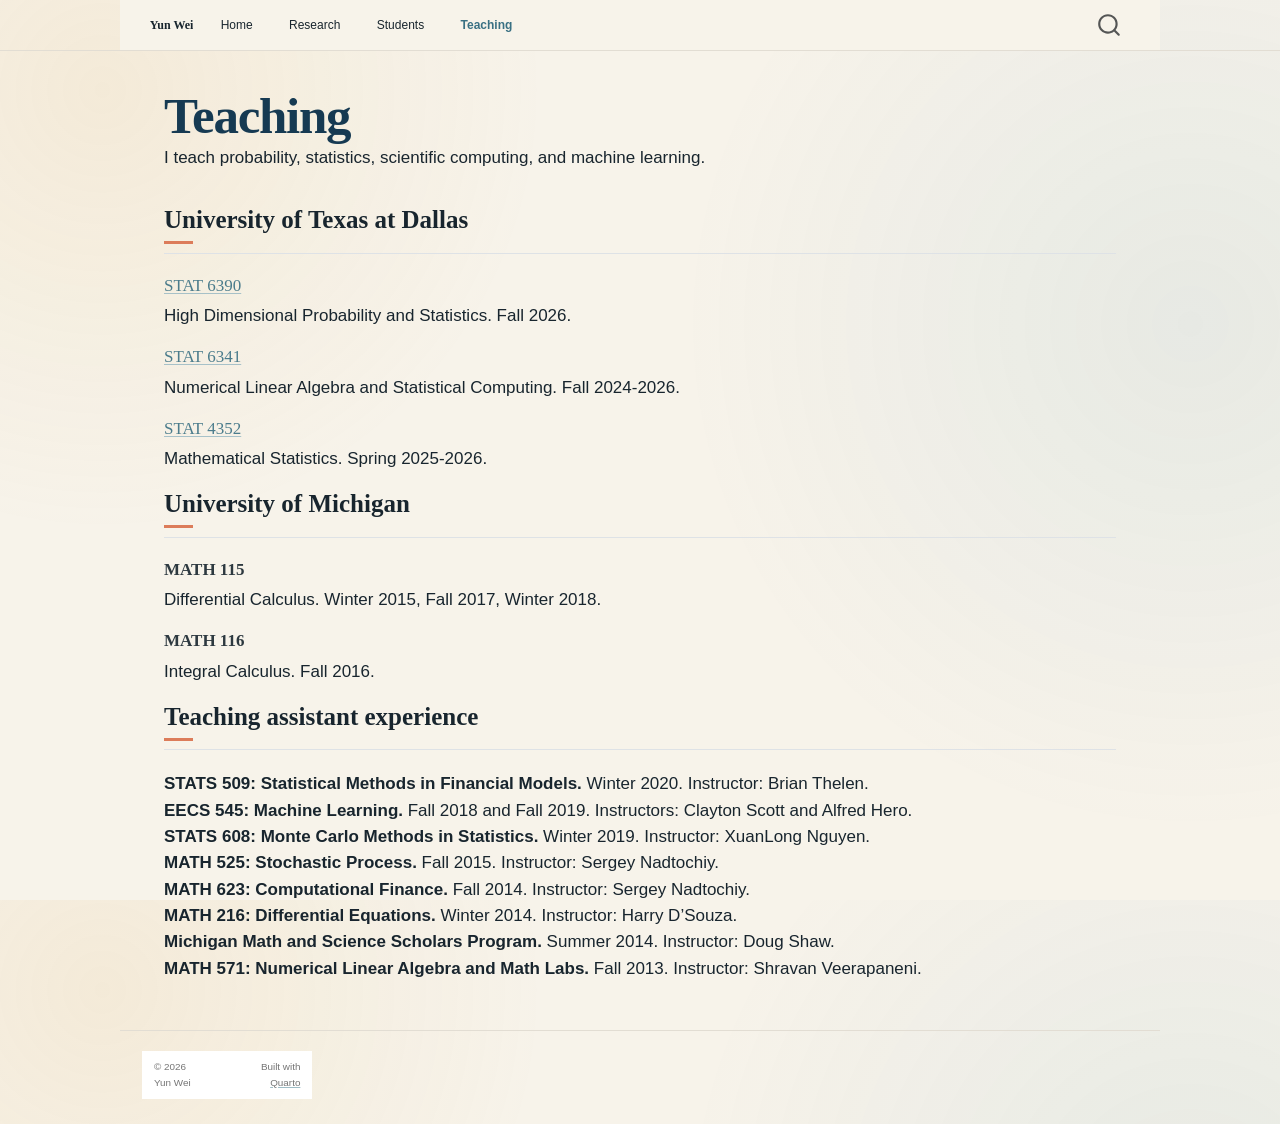
<file: teaching.html>
<!DOCTYPE html>
<html xmlns="http://www.w3.org/1999/xhtml" lang="en" xml:lang="en"><head>

<meta charset="utf-8">
<meta name="generator" content="quarto-1.11.9">

<meta name="viewport" content="width=device-width, initial-scale=1.0, user-scalable=yes">


<title>Teaching – Yun Wei</title>
<style>
/* Default styles provided by pandoc.
** See https://pandoc.org/MANUAL.html#variables-for-html for config info.
*/
span.smallcaps{font-variant: small-caps;}
div.columns{display: flex; gap: 1.5em;}
div.column{flex: auto;}
@media screen {
div.columns{gap: min(4vw, 1.5em);}
div.column{overflow-x: auto;}
}
div.hanging-indent{margin-left: 1.5em; text-indent: -1.5em;}
ul.task-list{list-style: none;}
ul.task-list li input[type="checkbox"] {
  width: 0.8em;
  margin: 0 0.8em 0.2em -1em; /* quarto-specific, see https://github.com/quarto-dev/quarto-cli/issues/4556 */ 
  vertical-align: middle;
}
</style>


<script src="site_libs/quarto-nav/quarto-nav.js"></script>
<script src="site_libs/quarto-nav/headroom.min.js"></script>
<script src="site_libs/clipboard/clipboard.min.js"></script>
<script src="site_libs/quarto-search/autocomplete.umd.js"></script>
<script src="site_libs/quarto-search/fuse.min.js"></script>
<script src="site_libs/quarto-search/quarto-search.js"></script>
<meta name="quarto:offset" content="./">
<script src="site_libs/quarto-html/quarto.js" type="module"></script>
<script src="site_libs/quarto-html/tabsets/tabsets.js" type="module"></script>
<script src="site_libs/quarto-html/scrollable-regions/scrollable-regions.js" type="module"></script>
<script src="site_libs/quarto-html/popper.min.js"></script>
<script src="site_libs/quarto-html/tippy.umd.min.js"></script>
<script src="site_libs/quarto-html/anchor.min.js"></script>
<link href="site_libs/quarto-html/tippy.css" rel="stylesheet">
<link href="site_libs/quarto-html/quarto-syntax-highlighting-63b5708e65d6cd79cd7618c58d0c21e7.css" rel="stylesheet" id="quarto-text-highlighting-styles">
<script src="site_libs/bootstrap/bootstrap.min.js"></script>
<link href="site_libs/bootstrap/bootstrap-icons.css" rel="stylesheet">
<link href="site_libs/bootstrap/bootstrap-8d3ad9c781c51ccd60b292c95058b2c2.min.css" rel="stylesheet" append-hash="true" id="quarto-bootstrap" data-mode="light">
<script id="quarto-search-options" type="application/json">{
  "location": "navbar",
  "copy-button": false,
  "collapse-after": 3,
  "panel-placement": "end",
  "type": "overlay",
  "limit": 50,
  "keyboard-shortcut": [
    "f",
    "/",
    "s"
  ],
  "show-item-context": false,
  "language": {
    "search-no-results-text": "No results",
    "search-matching-documents-text": "matching documents",
    "search-copy-link-title": "Copy link to search",
    "search-hide-matches-text": "Hide additional matches",
    "search-more-match-text": "more match in this document",
    "search-more-matches-text": "more matches in this document",
    "search-clear-button-title": "Clear",
    "search-text-placeholder": "",
    "search-detached-cancel-button-title": "Cancel",
    "search-submit-button-title": "Submit",
    "search-label": "Search"
  }
}</script>
<script async="" src="https://www.googletagmanager.com/gtag/js?id=G-TVK6GZXDQL"></script>

<script type="text/javascript">

window.dataLayer = window.dataLayer || [];
function gtag(){dataLayer.push(arguments);}
gtag('js', new Date());
gtag('config', 'G-TVK6GZXDQL', { 'anonymize_ip': true});
</script>


<link rel="stylesheet" href="styles.css">
</head>

<body class="nav-fixed fullcontent quarto-light"><a id="quarto-skip-link" class="visually-hidden-focusable" href="#quarto-document-content">Skip to main content</a>

<div id="quarto-search-results"></div>
  <header id="quarto-header" class="headroom fixed-top">
    <nav class="navbar navbar-expand-lg " data-bs-theme="dark" aria-label="Site">
      <div class="navbar-container container-fluid">
      <div class="navbar-brand-container mx-auto">
    <a class="navbar-brand" href="./index.html">
    <span class="navbar-title">Yun Wei</span>
    </a>
  </div>
          <button class="navbar-toggler" type="button" data-bs-toggle="collapse" data-bs-target="#navbarCollapse" aria-controls="navbarCollapse" aria-expanded="false" aria-label="Toggle navigation" onclick="if (window.quartoToggleHeadroom) { window.quartoToggleHeadroom(); }">
  <span class="navbar-toggler-icon"></span>
</button>
          <div class="collapse navbar-collapse" id="navbarCollapse">
            <ul class="navbar-nav navbar-nav-scroll me-auto">
  <li class="nav-item">
    <a class="nav-link" href="./index.html"> 
<span class="menu-text">Home</span></a>
  </li>  
  <li class="nav-item">
    <a class="nav-link" href="./research.html"> 
<span class="menu-text">Research</span></a>
  </li>  
  <li class="nav-item">
    <a class="nav-link" href="./students.html"> 
<span class="menu-text">Students</span></a>
  </li>  
  <li class="nav-item">
    <a class="nav-link active" href="./teaching.html" aria-current="page"> 
<span class="menu-text">Teaching</span></a>
  </li>  
</ul>
          </div> <!-- /navcollapse -->
            <div class="quarto-navbar-tools">
</div>
            <div id="quarto-search" class="" title="Search"></div>
      </div> <!-- /container-fluid -->
    </nav>
</header>
<!-- content -->
<div id="quarto-content" class="quarto-container page-columns page-rows-contents page-layout-article page-navbar">
<!-- sidebar -->
<!-- margin-sidebar -->
    
<!-- main -->
<main class="content" id="quarto-document-content" tabindex="-1">

<header id="title-block-header" class="quarto-title-block default">
<div class="quarto-title">
<h1 class="title">Teaching</h1>
</div>



<div class="quarto-title-meta">

    
  
    
  </div>
  


</header>


<p>I teach probability, statistics, scientific computing, and machine learning.</p>
<section id="university-of-texas-at-dallas" class="level2">
<h2 class="anchored" data-anchor-id="university-of-texas-at-dallas">University of Texas at Dallas</h2>
<section id="stat-6390" class="level3">
<h3 class="anchored" data-anchor-id="stat-6390"><a href="./stat-6390.html">STAT 6390</a></h3>
<p>High Dimensional Probability and Statistics. Fall 2026.</p>
</section>
<section id="stat-6341" class="level3">
<h3 class="anchored" data-anchor-id="stat-6341"><a href="./stat-6341.html">STAT 6341</a></h3>
<p>Numerical Linear Algebra and Statistical Computing. Fall 2024-2026.</p>
</section>
<section id="stat-4352" class="level3">
<h3 class="anchored" data-anchor-id="stat-4352"><a href="./stat-4352.html">STAT 4352</a></h3>
<p>Mathematical Statistics. Spring 2025-2026.</p>
</section>
</section>
<section id="university-of-michigan" class="level2">
<h2 class="anchored" data-anchor-id="university-of-michigan">University of Michigan</h2>
<section id="math-115" class="level3">
<h3 class="anchored" data-anchor-id="math-115">MATH 115</h3>
<p>Differential Calculus. Winter 2015, Fall 2017, Winter 2018.</p>
</section>
<section id="math-116" class="level3">
<h3 class="anchored" data-anchor-id="math-116">MATH 116</h3>
<p>Integral Calculus. Fall 2016.</p>
</section>
</section>
<section id="teaching-assistant-experience" class="level2">
<h2 class="anchored" data-anchor-id="teaching-assistant-experience">Teaching assistant experience</h2>
<ul>
<li><strong>STATS 509: Statistical Methods in Financial Models.</strong> Winter 2020. Instructor: Brian Thelen.</li>
<li><strong>EECS 545: Machine Learning.</strong> Fall 2018 and Fall 2019. Instructors: Clayton Scott and Alfred Hero.</li>
<li><strong>STATS 608: Monte Carlo Methods in Statistics.</strong> Winter 2019. Instructor: XuanLong Nguyen.</li>
<li><strong>MATH 525: Stochastic Process.</strong> Fall 2015. Instructor: Sergey Nadtochiy.</li>
<li><strong>MATH 623: Computational Finance.</strong> Fall 2014. Instructor: Sergey Nadtochiy.</li>
<li><strong>MATH 216: Differential Equations.</strong> Winter 2014. Instructor: Harry D’Souza.</li>
<li><strong>Michigan Math and Science Scholars Program.</strong> Summer 2014. Instructor: Doug Shaw.</li>
<li><strong>MATH 571: Numerical Linear Algebra and Math Labs.</strong> Fall 2013. Instructor: Shravan Veerapaneni.</li>
</ul>


</section>

</main> <!-- /main -->
<script id="quarto-html-after-body" type="application/javascript">
  window.document.addEventListener("DOMContentLoaded", function (event) {
    const icon = "";
    const anchorJS = new window.AnchorJS();
    anchorJS.options = {
      placement: 'right',
      icon: icon
    };
    anchorJS.add('.anchored');
    const isCodeAnnotation = (el) => {
      for (const clz of el.classList) {
        if (clz.startsWith('code-annotation-')) {                     
          return true;
        }
      }
      return false;
    }
    const onCopySuccess = function(e) {
      // button target
      const button = e.trigger;
      // don't keep focus
      button.blur();
      // flash "checked"
      button.classList.add('code-copy-button-checked');
      var currentTitle = button.getAttribute("title");
      button.setAttribute("title", "Copied!");
      let tooltip;
      if (window.bootstrap) {
        button.setAttribute("data-bs-toggle", "tooltip");
        button.setAttribute("data-bs-placement", "left");
        button.setAttribute("data-bs-title", "Copied!");
        tooltip = new bootstrap.Tooltip(button, 
          { trigger: "manual", 
            customClass: "code-copy-button-tooltip",
            offset: [0, -8]});
        tooltip.show();    
      }
      setTimeout(function() {
        if (tooltip) {
          tooltip.hide();
          button.removeAttribute("data-bs-title");
          button.removeAttribute("data-bs-toggle");
          button.removeAttribute("data-bs-placement");
        }
        button.setAttribute("title", currentTitle);
        button.classList.remove('code-copy-button-checked');
      }, 1000);
      // clear code selection
      e.clearSelection();
    }
    const getTextToCopy = function(trigger) {
      const outerScaffold = trigger.parentElement.cloneNode(true);
      const codeEl = outerScaffold.querySelector('code');
      for (const childEl of codeEl.children) {
        if (isCodeAnnotation(childEl)) {
          childEl.remove();
        }
      }
      return codeEl.innerText;
    }
    const clipboard = new window.ClipboardJS('.code-copy-button:not([data-in-quarto-modal])', {
      text: getTextToCopy
    });
    clipboard.on('success', onCopySuccess);
    if (window.document.getElementById('quarto-embedded-source-code-modal')) {
      const clipboardModal = new window.ClipboardJS('.code-copy-button[data-in-quarto-modal]', {
        text: getTextToCopy,
        container: window.document.getElementById('quarto-embedded-source-code-modal')
      });
      clipboardModal.on('success', onCopySuccess);
    }
      var localhostRegex = new RegExp(/^(?:http|https):\/\/localhost\:?[0-9]*\//);
      var mailtoRegex = new RegExp(/^mailto:/);
        var filterRegex = new RegExp("https:\/\/clouduolc\.github\.io\/");
      const newWindowLabel = "(opens in a new tab)";
      const newWindowNoteId = "quarto-ext-newwindow-label";
      // Links reference one hidden label through aria-describedby, so the
      // announcement never changes their accessible name.
      var describeNewWindow = (link) => {
        if (!window.document.getElementById(newWindowNoteId)) {
          var newWindowNote = window.document.createElement("span");
          newWindowNote.id = newWindowNoteId;
          newWindowNote.hidden = true;
          newWindowNote.textContent = newWindowLabel;
          window.document.body.appendChild(newWindowNote);
        }
        var describedBy = (link.getAttribute("aria-describedby") || "").split(/\s+/).filter(Boolean);
        if (!describedBy.includes(newWindowNoteId)) {
          describedBy.push(newWindowNoteId);
          link.setAttribute("aria-describedby", describedBy.join(" "));
        }
      }
      var isInternal = (href) => {
          return filterRegex.test(href) || localhostRegex.test(href) || mailtoRegex.test(href);
      }
      // Inspect non-navigation links and adorn them if external
      window.quartoDecorateExternalLinks = function (root) {
     var links = (root || window.document).querySelectorAll('a[href]:not(.nav-link):not(.navbar-brand):not(.toc-action):not(.sidebar-link):not(.sidebar-item-toggle):not(.pagination-link):not(.no-external):not([aria-hidden]):not(.dropdown-item):not(.quarto-navigation-tool):not(.about-link)');
      for (var i=0; i<links.length; i++) {
        const link = links[i];
        if (!isInternal(link.href)) {
          // undo the damage that might have been done by quarto-nav.js in the case of
          // links that we want to consider external
          if (link.dataset.originalHref !== undefined) {
            link.href = link.dataset.originalHref;
          }
            // target, if specified
            link.setAttribute("target", "_blank");
            if (link.getAttribute("rel") === null) {
              link.setAttribute("rel", "noopener");
            }
            describeNewWindow(link);
          if (!link.classList.contains('no-external-icon')) {
          }
        }
      }
      };
      window.quartoDecorateExternalLinks(window.document);
    // Esc closes the popup (WCAG 1.4.13) and focus leaving both trigger and
    // popup closes it (WCAG 2.4.11); tippy handles neither for interactive popups.
    const hideOnEscAndFocusOut = {
      name: 'hideOnEscAndFocusOut',
      defaultValue: true,
      fn(instance) {
        const dismiss = () => {
          // A show scheduled by the trigger delay would otherwise reopen it
          instance.clearDelayTimeouts();
          instance.hide();
        };
        const onKeyDown = (event) => {
          if (event.key !== 'Escape') {
            return;
          }
          // Keep Esc from also reaching page handlers (e.g. reveal.js overview),
          // except an open reveal.js slide menu, which Esc should close too.
          // The menu handles keys only when its keyboard option is on.
          const menuHandlesEsc = window.Reveal?.getPlugin?.('menu')?.isOpen() &&
            window.Reveal.getConfig().menu?.keyboard !== false;
          if (!menuHandlesEsc) {
            event.stopPropagation();
          }
          if (instance.popper.contains(window.document.activeElement)) {
            // Disabled while refocusing so the focus trigger does not reopen it
            instance.disable();
            instance.reference.focus();
            instance.enable();
          }
          dismiss();
        };
        const onFocusOut = (event) => {
          const target = event.relatedTarget;
          if (target && !instance.reference.contains(target) &&
              !instance.popper.contains(target)) {
            dismiss();
          }
        };
        // On the trigger too: a click trigger (code-annotations: select) has no
        // blur handling. Attached for the instance's lifetime so leaving the
        // trigger also cancels a show still pending on the trigger delay.
        instance.reference.addEventListener('focusout', onFocusOut);
        return {
          onShow() {
            window.document.addEventListener('keydown', onKeyDown, true);
            instance.popper.addEventListener('focusout', onFocusOut);
          },
          onHide() {
            window.document.removeEventListener('keydown', onKeyDown, true);
            instance.popper.removeEventListener('focusout', onFocusOut);
          },
          onDestroy() {
            instance.reference.removeEventListener('focusout', onFocusOut);
          },
        };
      },
    };
    function tippyHover(el, contentFn, onTriggerFn, onUntriggerFn) {
      const config = {
        allowHTML: true,
        maxWidth: 500,
        delay: 100,
        arrow: false,
        appendTo: function(el) {
            return el.parentElement;
        },
        interactive: true,
        interactiveBorder: 10,
        theme: 'quarto',
        placement: 'bottom-start',
        plugins: [hideOnEscAndFocusOut],
      };
      if (contentFn) {
        config.content = contentFn;
      }
      if (onTriggerFn) {
        config.onTrigger = onTriggerFn;
      }
      if (onUntriggerFn) {
        config.onUntrigger = onUntriggerFn;
      }
      window.tippy(el, config); 
    }
    const noterefs = window.document.querySelectorAll('a[role="doc-noteref"]');
    for (var i=0; i<noterefs.length; i++) {
      const ref = noterefs[i];
      tippyHover(ref, function() {
        // use id or data attribute instead here
        let href = ref.getAttribute('data-footnote-href') || ref.getAttribute('href');
        try { href = new URL(href).hash; } catch {}
        const id = href.replace(/^#\/?/, "");
        const note = window.document.getElementById(id);
        if (note) {
          return note.innerHTML;
        } else {
          return "";
        }
      });
    }
    const xrefs = window.document.querySelectorAll('a.quarto-xref');
    const processXRef = (id, note) => {
      // Strip column container classes
      const stripColumnClz = (el) => {
        el.classList.remove("page-full", "page-columns");
        if (el.children) {
          for (const child of el.children) {
            stripColumnClz(child);
          }
        }
      }
      stripColumnClz(note)
      if (id === null || id.startsWith('sec-')) {
        // Special case sections, only their first couple elements
        const container = document.createElement("div");
        if (note.children && note.children.length > 2) {
          container.appendChild(note.children[0].cloneNode(true));
          for (let i = 1; i < note.children.length; i++) {
            const child = note.children[i];
            if (child.tagName === "P" && child.innerText === "") {
              continue;
            } else {
              container.appendChild(child.cloneNode(true));
              break;
            }
          }
          if (window.Quarto?.typesetMath) {
            window.Quarto.typesetMath(container);
          }
          return container.innerHTML
        } else {
          if (window.Quarto?.typesetMath) {
            window.Quarto.typesetMath(note);
          }
          return note.innerHTML;
        }
      } else {
        // Remove any anchor links if they are present
        const anchorLink = note.querySelector('a.anchorjs-link');
        if (anchorLink) {
          anchorLink.remove();
        }
        if (window.Quarto?.typesetMath) {
          window.Quarto.typesetMath(note);
        }
        if (note.classList.contains("callout")) {
          return note.outerHTML;
        } else {
          return note.innerHTML;
        }
      }
    }
    for (var i=0; i<xrefs.length; i++) {
      const xref = xrefs[i];
      tippyHover(xref, undefined, function(instance) {
        instance.disable();
        let url = xref.getAttribute('href');
        let hash = undefined; 
        if (url.startsWith('#')) {
          hash = url;
        } else {
          try { hash = new URL(url).hash; } catch {}
        }
        if (hash) {
          const id = hash.replace(/^#\/?/, "");
          const note = window.document.getElementById(id);
          if (note !== null) {
            try {
              const html = processXRef(id, note.cloneNode(true));
              instance.setContent(html);
            } finally {
              instance.enable();
              instance.show();
            }
          } else {
            // See if we can fetch this
            fetch(url.split('#')[0])
            .then(res => res.text())
            .then(html => {
              const parser = new DOMParser();
              const htmlDoc = parser.parseFromString(html, "text/html");
              const note = htmlDoc.getElementById(id);
              if (note !== null) {
                const html = processXRef(id, note);
                instance.setContent(html);
              } 
            }).finally(() => {
              instance.enable();
              instance.show();
            });
          }
        } else {
          // See if we can fetch a full url (with no hash to target)
          // This is a special case and we should probably do some content thinning / targeting
          fetch(url)
          .then(res => res.text())
          .then(html => {
            const parser = new DOMParser();
            const htmlDoc = parser.parseFromString(html, "text/html");
            const note = htmlDoc.querySelector('main.content');
            if (note !== null) {
              // This should only happen for chapter cross references
              // (since there is no id in the URL)
              // remove the first header
              if (note.children.length > 0 && note.children[0].tagName === "HEADER") {
                note.children[0].remove();
              }
              const html = processXRef(null, note);
              instance.setContent(html);
            } 
          }).finally(() => {
            instance.enable();
            instance.show();
          });
        }
      }, function(instance) {
      });
    }
        let selectedAnnoteEl;
        const selectorForAnnotation = ( cell, annotation) => {
          let cellAttr = 'data-code-cell="' + cell + '"';
          let lineAttr = 'data-code-annotation="' +  annotation + '"';
          const selector = 'span[' + cellAttr + '][' + lineAttr + ']';
          return selector;
        }
        const selectCodeLines = (annoteEl) => {
          const doc = window.document;
          const targetCell = annoteEl.getAttribute("data-target-cell");
          const targetAnnotation = annoteEl.getAttribute("data-target-annotation");
          const annoteSpan = window.document.querySelector(selectorForAnnotation(targetCell, targetAnnotation));
          const lines = annoteSpan.getAttribute("data-code-lines").split(",");
          const lineIds = lines.map((line) => {
            return targetCell + "-" + line;
          })
          // Each band is positioned against its own containing block, which is
          // not the offsetParent of the lines, so place it from client rects.
          const placeBand = (band, firstEl, lastEl, codeBlock) => {
            const container = band.offsetParent;
            if (container === null) {
              return;
            }
            const containerRect = container.getBoundingClientRect();
            // Reveal.js scales slides with a transform, so convert client
            // pixels back to the CSS pixels of the container.
            const scale = containerRect.height / container.offsetHeight || 1;
            const firstRect = firstEl.getBoundingClientRect();
            const lastRect = lastEl.getBoundingClientRect();
            const top = (firstRect.top - containerRect.top) / scale - container.clientTop + container.scrollTop;
            const height = (lastRect.bottom - firstRect.top) / scale;
            band.style.top = top - 2 + "px";
            band.style.height = height + 4 + "px";
            if (codeBlock) {
              // Without the copy button wrapper, the containing block is wider
              // than the code block, so span the code block explicitly.
              const blockRect = codeBlock.getBoundingClientRect();
              band.style.left = (blockRect.left - containerRect.left) / scale - container.clientLeft + container.scrollLeft + "px";
              band.style.width = blockRect.width / scale + "px";
            }
          };
          if (lineIds.length > 0) {
            const el = window.document.getElementById(lineIds[0]);
            const lastEl = window.document.getElementById(lineIds[lineIds.length - 1]);
            const parent = el.parentElement.parentElement;
            // cook up a div (if necessary) and position it
            let div = window.document.getElementById("code-annotation-line-highlight");
            if (div === null) {
              div = window.document.createElement("div");
              div.setAttribute("id", "code-annotation-line-highlight");
              div.style.position = 'absolute';
              parent.appendChild(div);
            }
            placeBand(div, el, lastEl, parent.closest("div.sourceCode") || parent);
            let gutterDiv = window.document.getElementById("code-annotation-line-highlight-gutter");
            if (gutterDiv === null) {
              gutterDiv = window.document.createElement("div");
              gutterDiv.setAttribute("id", "code-annotation-line-highlight-gutter");
              gutterDiv.style.position = 'absolute';
              const codeCell = window.document.getElementById(targetCell);
              const gutter = codeCell.querySelector('.code-annotation-gutter');
              gutter.appendChild(gutterDiv);
            }
            placeBand(gutterDiv, el, lastEl);
            selectedAnnoteEl = annoteEl;
          }
        };
        const unselectCodeLines = () => {
          const elementsIds = ["code-annotation-line-highlight", "code-annotation-line-highlight-gutter"];
          elementsIds.forEach((elId) => {
            const div = window.document.getElementById(elId);
            if (div) {
              div.remove();
            }
          });
          selectedAnnoteEl = undefined;
        };
          // Handle positioning of the toggle
      window.addEventListener(
        "resize",
        throttle(() => {
          elRect = undefined;
          if (selectedAnnoteEl) {
            selectCodeLines(selectedAnnoteEl);
          }
        }, 10)
      );
      function throttle(fn, ms) {
      let throttle = false;
      let timer;
        return (...args) => {
          if(!throttle) { // first call gets through
              fn.apply(this, args);
              throttle = true;
          } else { // all the others get throttled
              if(timer) clearTimeout(timer); // cancel #2
              timer = setTimeout(() => {
                fn.apply(this, args);
                timer = throttle = false;
              }, ms);
          }
        };
      }
        // Attach click handler to the DT
        const annoteDls = window.document.querySelectorAll('dt[data-target-cell]');
        for (const annoteDlNode of annoteDls) {
          annoteDlNode.addEventListener('click', (event) => {
            const clickedEl = event.target;
            if (clickedEl !== selectedAnnoteEl) {
              unselectCodeLines();
              const activeEl = window.document.querySelector('dt[data-target-cell].code-annotation-active');
              if (activeEl) {
                activeEl.classList.remove('code-annotation-active');
              }
              selectCodeLines(clickedEl);
              clickedEl.classList.add('code-annotation-active');
            } else {
              // Unselect the line
              unselectCodeLines();
              clickedEl.classList.remove('code-annotation-active');
            }
          });
        }
    const findCites = (el) => {
      const parentEl = el.parentElement;
      if (parentEl) {
        const cites = parentEl.dataset.cites;
        if (cites) {
          return {
            el,
            cites: cites.split(' ')
          };
        } else {
          return findCites(el.parentElement)
        }
      } else {
        return undefined;
      }
    };
    var bibliorefs = window.document.querySelectorAll('a[role="doc-biblioref"]');
    for (var i=0; i<bibliorefs.length; i++) {
      const ref = bibliorefs[i];
      const citeInfo = findCites(ref);
      if (citeInfo) {
        tippyHover(citeInfo.el, function() {
          var popup = window.document.createElement('div');
          citeInfo.cites.forEach(function(cite) {
            var citeDiv = window.document.createElement('div');
            citeDiv.classList.add('hanging-indent');
            citeDiv.classList.add('csl-entry');
            var biblioDiv = window.document.getElementById('ref-' + cite);
            if (biblioDiv) {
              citeDiv.innerHTML = biblioDiv.innerHTML;
            }
            popup.appendChild(citeDiv);
          });
          return popup.innerHTML;
        });
      }
    }
  });
  </script>
  <script type="application/javascript">
  window.quartoScrollableRegionsLabels = {"code":"Scrollable code","output":"Scrollable output"};
  </script>
</div> <!-- /content -->
<footer class="footer">
  <div class="nav-footer">
    <div class="nav-footer-left">
<p>© 2026 Yun Wei</p>
</div>   
    <div class="nav-footer-center">
      &nbsp;
    </div>
    <div class="nav-footer-right">
<p>Built with <a href="https://quarto.org/">Quarto</a></p>
</div>
  </div>
</footer>




</body></html>
</file>
<file: site_libs/quarto-html/tippy.css>
.tippy-box[data-animation=fade][data-state=hidden]{opacity:0}[data-tippy-root]{max-width:calc(100vw - 10px)}.tippy-box{position:relative;background-color:#333;color:#fff;border-radius:4px;font-size:14px;line-height:1.4;white-space:normal;outline:0;transition-property:transform,visibility,opacity}.tippy-box[data-placement^=top]>.tippy-arrow{bottom:0}.tippy-box[data-placement^=top]>.tippy-arrow:before{bottom:-7px;left:0;border-width:8px 8px 0;border-top-color:initial;transform-origin:center top}.tippy-box[data-placement^=bottom]>.tippy-arrow{top:0}.tippy-box[data-placement^=bottom]>.tippy-arrow:before{top:-7px;left:0;border-width:0 8px 8px;border-bottom-color:initial;transform-origin:center bottom}.tippy-box[data-placement^=left]>.tippy-arrow{right:0}.tippy-box[data-placement^=left]>.tippy-arrow:before{border-width:8px 0 8px 8px;border-left-color:initial;right:-7px;transform-origin:center left}.tippy-box[data-placement^=right]>.tippy-arrow{left:0}.tippy-box[data-placement^=right]>.tippy-arrow:before{left:-7px;border-width:8px 8px 8px 0;border-right-color:initial;transform-origin:center right}.tippy-box[data-inertia][data-state=visible]{transition-timing-function:cubic-bezier(.54,1.5,.38,1.11)}.tippy-arrow{width:16px;height:16px;color:#333}.tippy-arrow:before{content:"";position:absolute;border-color:transparent;border-style:solid}.tippy-content{position:relative;padding:5px 9px;z-index:1}
</file>
<file: site_libs/quarto-html/quarto-syntax-highlighting-63b5708e65d6cd79cd7618c58d0c21e7.css>
/* quarto syntax highlight colors */
:root {
  --quarto-hl-ot-color: #003B4F;
  --quarto-hl-at-color: #657422;
  --quarto-hl-ss-color: #20794D;
  --quarto-hl-an-color: #5E5E5E;
  --quarto-hl-fu-color: #4758AB;
  --quarto-hl-st-color: #20794D;
  --quarto-hl-cf-color: #003B4F;
  --quarto-hl-op-color: #5E5E5E;
  --quarto-hl-er-color: #AD0000;
  --quarto-hl-bn-color: #AD0000;
  --quarto-hl-al-color: #AD0000;
  --quarto-hl-va-color: #111111;
  --quarto-hl-bu-color: inherit;
  --quarto-hl-ex-color: inherit;
  --quarto-hl-pp-color: #AD0000;
  --quarto-hl-in-color: #5E5E5E;
  --quarto-hl-vs-color: #20794D;
  --quarto-hl-wa-color: #5E5E5E;
  --quarto-hl-do-color: #5E5E5E;
  --quarto-hl-im-color: #00769E;
  --quarto-hl-ch-color: #20794D;
  --quarto-hl-dt-color: #AD0000;
  --quarto-hl-fl-color: #AD0000;
  --quarto-hl-co-color: #5E5E5E;
  --quarto-hl-cv-color: #5E5E5E;
  --quarto-hl-cn-color: #8f5902;
  --quarto-hl-sc-color: #5E5E5E;
  --quarto-hl-dv-color: #AD0000;
  --quarto-hl-kw-color: #003B4F;
}

/* other quarto variables */
:root {
  --quarto-font-monospace: SFMono-Regular, Menlo, Monaco, Consolas, "Liberation Mono", "Courier New", monospace;
}

/* syntax highlight based on Pandoc's rules */
pre > code.sourceCode > span {
  color: #003B4F;
}

code.sourceCode > span {
  color: #003B4F;
}

div.sourceCode,
div.sourceCode pre.sourceCode {
  color: #003B4F;
}

/* Normal */
code span {
  color: #003B4F;
}

/* Alert */
code span.al {
  color: #AD0000;
  font-style: inherit;
}

/* Annotation */
code span.an {
  color: #5E5E5E;
  font-style: inherit;
}

/* Attribute */
code span.at {
  color: #657422;
  font-style: inherit;
}

/* BaseN */
code span.bn {
  color: #AD0000;
  font-style: inherit;
}

/* BuiltIn */
code span.bu {
  font-style: inherit;
}

/* ControlFlow */
code span.cf {
  color: #003B4F;
  font-weight: bold;
  font-style: inherit;
}

/* Char */
code span.ch {
  color: #20794D;
  font-style: inherit;
}

/* Constant */
code span.cn {
  color: #8f5902;
  font-style: inherit;
}

/* Comment */
code span.co {
  color: #5E5E5E;
  font-style: inherit;
}

/* CommentVar */
code span.cv {
  color: #5E5E5E;
  font-style: italic;
}

/* Documentation */
code span.do {
  color: #5E5E5E;
  font-style: italic;
}

/* DataType */
code span.dt {
  color: #AD0000;
  font-style: inherit;
}

/* DecVal */
code span.dv {
  color: #AD0000;
  font-style: inherit;
}

/* Error */
code span.er {
  color: #AD0000;
  font-style: inherit;
}

/* Extension */
code span.ex {
  font-style: inherit;
}

/* Float */
code span.fl {
  color: #AD0000;
  font-style: inherit;
}

/* Function */
code span.fu {
  color: #4758AB;
  font-style: inherit;
}

/* Import */
code span.im {
  color: #00769E;
  font-style: inherit;
}

/* Information */
code span.in {
  color: #5E5E5E;
  font-style: inherit;
}

/* Keyword */
code span.kw {
  color: #003B4F;
  font-weight: bold;
  font-style: inherit;
}

/* Operator */
code span.op {
  color: #5E5E5E;
  font-style: inherit;
}

/* Other */
code span.ot {
  color: #003B4F;
  font-style: inherit;
}

/* Preprocessor */
code span.pp {
  color: #AD0000;
  font-style: inherit;
}

/* SpecialChar */
code span.sc {
  color: #5E5E5E;
  font-style: inherit;
}

/* SpecialString */
code span.ss {
  color: #20794D;
  font-style: inherit;
}

/* String */
code span.st {
  color: #20794D;
  font-style: inherit;
}

/* Variable */
code span.va {
  color: #111111;
  font-style: inherit;
}

/* VerbatimString */
code span.vs {
  color: #20794D;
  font-style: inherit;
}

/* Warning */
code span.wa {
  color: #5E5E5E;
  font-style: italic;
}

.prevent-inlining {
  content: "</";
}

/*# sourceMappingURL=054cc16b9e9817627be6994582d2ffb5.css.map */
</file>
<file: styles.css>
:root {
  --ink: #213f4c;
  --body: #303030;
  --muted: #6a6a66;
  --line: #e2ddd3;
  --paper: #f7f3ea;
  --pine: #397083;
  --warm: #f8f8f5;
  --accent: #dc7c5a;
  --callout: #edf7f8;
}

@import url("https://fonts.googleapis.com/css2?family=Lora:wght@400;500;600;700&family=Manrope:wght@400;500;600&display=swap");

/* Quarto output overrides */
body.quarto-light {
  font-family: "Manrope", Arial, sans-serif;
  color: var(--body);
  background: var(--paper);
}
#quarto-header { border-bottom: 1px solid var(--line); }
.navbar { min-height: 50px; max-width: 1040px; margin: 0 auto; padding: 0 22px; background: var(--paper); }
.navbar-brand, .navbar-nav .nav-link { color: var(--ink); font-size: 12px; }
.navbar-brand { font-family: "Lora", Georgia, serif; font-weight: 700; }
.navbar-nav { gap: 16px; }
.navbar-nav .nav-link.active, .navbar-nav .nav-link:hover { color: var(--pine); }
#quarto-content { max-width: 1040px; margin: 0 auto; padding: 24px 22px 48px; }
#quarto-content { display: block; width: 100%; }
#quarto-content main.content, #quarto-document-content { width: 100%; max-width: 1040px; }
:root {
  --ink: #18252e;
  --muted: #5e6a72;
  --paper: #f7f3ea;
  --surface: #ffffff;
  --navy: #163a52;
  --blue: #26749a;
  --blue-soft: #e9f1f5;
  --coral: #c9634d;
  --gold: #d8a447;
  --rule: #dfe5e7;
  --shadow: 0 14px 36px rgba(25, 48, 62, 0.08);
}

body.quarto-light {
  color: var(--ink);
  background:
    radial-gradient(circle at 8% 10%, rgba(216, 164, 71, 0.11), transparent 26rem),
    radial-gradient(circle at 93% 36%, rgba(38, 116, 154, 0.08), transparent 30rem),
    var(--paper);
}

#quarto-document-content section { display: block; border: 0; padding: 0; gap: 0; }
#title-block-header { margin: 0; padding: 0; }
#title-block-header .title, #quarto-document-content > h1:first-child { font-family: Georgia, "Times New Roman", serif; color: var(--navy); letter-spacing: -0.025em; font-size: clamp(2.15rem, 4vw, 3rem); font-weight: 600; line-height: 1.12; margin: 0 0 8px; }
#quarto-document-content > h2 { margin-top: 2.25rem; margin-bottom: 0.85rem; padding-bottom: 0; border-bottom: 0; font-family: Georgia, "Times New Roman", serif; color: var(--navy); font-size: 1.48rem; font-weight: 700; line-height: 1.25; }
#quarto-document-content > h2::after, .profile-main > h2::after { content: ""; display: block; width: 2.4rem; height: 3px; margin-top: 0.55rem; border-radius: 3px; background: linear-gradient(90deg, var(--coral), var(--gold)); }
#quarto-document-content > h3, .reference-cards h3 { font-family: Georgia, "Times New Roman", serif; color: var(--navy); font-size: 1.12rem; font-weight: 680; line-height: 1.3; margin-top: 26px; }
#quarto-document-content > p { max-width: 590px; }

.profile-grid {
  position: relative;
  display: grid;
  grid-template-columns: minmax(0, 2fr) minmax(17rem, 0.88fr);
  gap: clamp(2rem, 5vw, 4.5rem);
  align-items: start;
}

.profile-grid::before {
  position: absolute;
  z-index: -1;
  top: -4rem;
  right: -5rem;
  width: 15rem;
  height: 15rem;
  border: 1px solid rgba(201, 99, 77, 0.2);
  border-radius: 48% 52% 63% 37% / 44% 38% 62% 56%;
  content: "";
  transform: rotate(16deg);
}

.profile-main > h2:first-child,
.profile-side > h2:first-of-type {
  margin-top: 0;
}

.profile-side {
  padding: 0 0 1.25rem;
}

.homepage-photo {
  display: block;
  width: 100%;
  height: auto;
  margin: 0 0 1.5rem;
  border: 7px solid white;
  border-radius: 46% 54% 48% 52% / 36% 42% 58% 64%;
  box-shadow: var(--shadow);
  transform: rotate(1.25deg);
}

.profile-side h2 {
  font-size: 1.35rem;
}

.profile-side p,
.profile-side a {
  line-height: 1.6;
}

.news-callout { max-width: 590px; background: var(--callout); border-left: 3px solid #4c9bcc; padding: 11px 12px; font-size: 13px; line-height: 1.55; margin-bottom: 16px; }
.reference-cards { display: grid; grid-template-columns: repeat(2, minmax(0, 1fr)); gap: 38px; width: 100%; max-width: 850px; }
.reference-cards > .interest-card { background: var(--warm); border: 1px solid #e7e4df; border-radius: 14px; box-shadow: 0 3px 8px rgba(37, 52, 50, .08); padding: 16px 20px 19px; }
.reference-cards > div p { font-size: 13px; line-height: 1.8; margin-bottom: 0; }
.reference-cards h3 { margin: 0 0 7px; }
.more-link { font-size: 13px; margin: 15px 0 0; }
.split-section { display: grid; grid-template-columns: 1fr 1fr; gap: 64px; padding: 28px 0 0; max-width: 780px; }
.split-section h2 { margin-top: 0 !important; }
.split-section p { font-size: 13px; }
.publication-list { max-width: 760px; }

.interest-grid {
  display: grid;
  grid-template-columns: repeat(2, minmax(0, 1fr));
  gap: clamp(2rem, 5vw, 4rem);
  margin: 0.5rem 0 0;
}

.interest-group {
  min-width: 0;
  padding: 0;
  border: 0;
  border-radius: 0;
  background: transparent;
  box-shadow: none;
}

.interest-group h3 {
  margin: 0 0 0.6rem;
  font-size: 1.1rem;
  font-weight: 700;
  color: var(--navy);
}

.interest-group ul {
  margin: 0;
  padding-left: 1.2rem;
  list-style: disc;
}

.interest-group li {
  margin-bottom: 0.55rem;
  line-height: 1.55;
}

.interest-group li:last-child {
  margin-bottom: 0;
}
.publication-list dl { margin: 0; }
.publication-list dt { float: left; clear: left; width: 58px; color: var(--muted); font-size: 12px; }
.publication-list dd { margin: 0 0 16px 72px; padding-bottom: 15px; border-bottom: 1px solid #e0e5de; }
.publication-list dd p { margin: 3px 0 0; color: var(--muted); }
#quarto-footer { max-width: 1040px; margin: 0 auto; border-top: 1px solid var(--line); padding: 20px 22px 25px; color: var(--muted); font-size: 12px; }
@media (max-width: 700px) {
  #quarto-content { padding: 19px 20px 38px; }
  #title-block-header .title, #quarto-document-content > h1:first-child { font-size: 40px; }
  .home-grid, .split-section, .reference-cards { grid-template-columns: 1fr; gap: 24px; }
  .profile-panel { max-width: 260px; }
  .navbar { padding: 0 20px; }
}

* { box-sizing: border-box; }
html { scroll-behavior: smooth; }
body {
  margin: 0;
  color: var(--ink);
  background: var(--paper);
  font-family: "Manrope", Arial, sans-serif;
  font-size: 17px;
  line-height: 1.55;
}
a { color: var(--pine); text-decoration-color: #9fbdc6; text-underline-offset: 0.14em; }
a:hover { color: #275766; text-decoration-thickness: 2px; }
.site-header, main, footer { max-width: 1040px; margin: 0 auto; padding-left: 22px; padding-right: 22px; }
.site-header {
  min-height: 50px;
  display: flex;
  justify-content: space-between;
  align-items: center;
  border-bottom: 1px solid var(--line);
  font-family: "Manrope", Arial, sans-serif;
  font-size: 12px;
}
.wordmark { color: var(--ink); text-decoration: none; font-family: "Lora", Georgia, serif; font-weight: 700; letter-spacing: 0; }
.wordmark span { color: var(--ink); margin-left: 3px; }
nav { display: flex; gap: 20px; margin-right: auto; margin-left: 28px; }
nav a { color: var(--ink); text-decoration: none; }
nav a:hover { color: var(--pine); }
nav a[aria-current="page"] { color: var(--pine); font-weight: 600; }
.intro { display: grid; grid-template-columns: 250px minmax(0, 1fr); gap: 68px; padding: 78px 0 72px; }
.portrait {
  width: 180px;
  aspect-ratio: 1;
  display: block;
  margin: 0 auto 12px;
  overflow: hidden;
  border-radius: 50%;
  background: transparent;
  border: 0;
  box-shadow: none;
}

.portrait img {
  width: 100%;
  height: 100%;
  object-fit: cover;
  object-position: center center;
  display: block;
}
.caption, .eyebrow, .office, .section-label p, footer, time, .pub-year, .small-note {
  font-family: "Manrope", Arial, sans-serif;
  font-size: 12px;
  color: var(--muted);
  letter-spacing: 0;
}
.caption { margin: 7px 0 0; line-height: 1.35; }
.eyebrow { color: var(--pine); margin: 3px 0 12px; text-transform: uppercase; }
h1, h2, h3, p { margin-top: 0; }
h1, h2, h3 { font-family: "Lora", Georgia, serif; color: var(--ink); }
h1 { font-size: 51px; font-weight: 700; line-height: 1.1; margin-bottom: 9px; }
h2 { font-size: 25px; font-weight: 700; line-height: 1.15; margin-bottom: 21px; }
h2::after { content: ""; display: block; width: 29px; border-bottom: 3px solid var(--accent); margin-top: 6px; }
h3 { font-size: 17px; line-height: 1.25; font-weight: 700; margin-bottom: 7px; }
.role { font-size: 24px; line-height: 1.15; margin-bottom: 25px; }
.intro-copy > p:not(.eyebrow):not(.role):not(.office) { max-width: 650px; }
.page-hero { display: block; border-top: 0; padding: 54px 0 37px; }
.page-hero h1 { margin-bottom: 19px; }
.page-hero > p:last-child { font-size: 27px; line-height: 1.2; max-width: 680px; margin-bottom: 0; }
.contact-links { display: flex; flex-wrap: wrap; gap: 7px 21px; margin: 26px 0 9px; font-family: "DM Mono", monospace; font-size: 13px; }
.office { margin-bottom: 0; }
section { border-top: 1px solid var(--line); padding: 42px 0 48px; display: grid; grid-template-columns: 210px minmax(0, 1fr); gap: 42px; }
.section-label p { color: var(--pine); margin-bottom: 8px; text-transform: uppercase; }
.news { padding-top: 30px; padding-bottom: 34px; }
.news-list, .publication-list { list-style: none; padding: 0; margin: 0; }
.news-list li { display: grid; grid-template-columns: 95px 1fr; gap: 18px; padding: 8px 0; }
.news-list li + li { border-top: 1px solid #e2e6e0; }
.lead { font-size: 25px; line-height: 1.25; max-width: 700px; }
.interest-grid { display: grid; grid-template-columns: repeat(3, 1fr); gap: 20px; margin: 32px 0 54px; }
.interest-grid div { border-top: 3px solid var(--pine); padding-top: 11px; }
.interest-grid p { line-height: 1.25; }
.subheading { border-bottom: 1px solid var(--line); padding-bottom: 11px; margin-bottom: 0; }
.publication-list li { display: grid; grid-template-columns: 58px 1fr; gap: 16px; border-bottom: 1px solid #e0e5de; padding: 17px 0 16px; }
.publication-list a { font-size: 22px; font-weight: 600; }
.publication-list p { font-size: 18px; line-height: 1.2; color: var(--muted); margin: 4px 0 0; }
.text-link { margin: 22px 0 0; font-family: "DM Mono", monospace; font-size: 13px; }
.people-list article { padding: 0 0 22px; margin: 0 0 22px; border-bottom: 1px solid #e0e5de; }
.people-list article:last-child { border: 0; margin-bottom: 0; }
.people-list p { margin-bottom: 0; }
.open-call { background: var(--warm); padding: 19px 20px 22px !important; border-top: 2px solid var(--pine); }
.teaching-grid { display: grid; grid-template-columns: 1fr 1fr; gap: 42px; }
ul { padding: 0; list-style: none; margin: 0; }
.teaching-grid li { border-top: 1px solid #e0e5de; padding: 12px 0; line-height: 1.18; }
.teaching-grid li:last-child { border-bottom: 1px solid #e0e5de; }
.teaching-list { max-width: 700px; }
.teaching-list li { border-top: 1px solid #e0e5de; padding: 14px 0; line-height: 1.18; }
.teaching-list li:last-child { border-bottom: 1px solid #e0e5de; }
.teaching-list strong { display: block; font-family: "DM Mono", monospace; font-size: 12px; color: var(--pine); font-weight: 500; margin-bottom: 3px; }
.teaching-list span { display: block; color: var(--muted); font-size: 17px; margin-top: 4px; }
.teaching-grid strong { display: block; font-family: "DM Mono", monospace; font-size: 12px; color: var(--pine); font-weight: 500; margin-bottom: 3px; }
.teaching-grid span { display: block; color: var(--muted); font-size: 17px; margin-top: 4px; }
.small-note { margin: 18px 0 0; line-height: 1.45; }
.background { padding-bottom: 82px; }
.timeline p { display: grid; grid-template-columns: 130px 1fr; gap: 14px; border-top: 1px solid #e0e5de; padding: 12px 0; margin: 0; }
.timeline p:last-child { border-bottom: 1px solid #e0e5de; }
.timeline span { font-family: "DM Mono", monospace; font-size: 12px; color: var(--pine); }
footer { border-top: 1px solid var(--line); display: flex; justify-content: space-between; padding-top: 20px; padding-bottom: 25px; }
footer p { margin: 0; }
.home-about { display: block; border: 0; padding: 25px 0 18px; }
.home-about > h2 { margin-bottom: 22px; }
.home-grid { display: grid; grid-template-columns: minmax(0, 1fr) 285px; gap: 62px; max-width: 890px; }
.bio { max-width: 590px; }
.bio p { margin-bottom: 15px; }
.news-callout { background: var(--callout); border-left: 3px solid #4c9bcc; padding: 11px 12px; font-size: 13px; line-height: 1.55; }
.profile-panel { padding-top: 3px; font-size: 13px; }
.profile-panel .portrait { width: 188px; margin: 0 auto 12px; }
.profile-panel .caption { text-align: center; margin-bottom: 11px; }
.profile-panel p { margin-bottom: 8px; }
.profile-panel span { color: var(--muted); }
.home-section { display: block; border: 0; padding: 9px 0 20px; }
.reference-cards { grid-template-columns: 1fr 1fr; gap: 38px; margin: 0; max-width: 850px; }
.reference-cards div { background: var(--warm); border: 1px solid #e7e4df; border-top: 1px solid #e7e4df; border-radius: 14px; box-shadow: 0 3px 8px rgba(37, 52, 50, .08); padding: 16px 20px 19px; }
.reference-cards p { font-size: 13px; line-height: 1.8; margin-bottom: 0; }
.more-link { font-size: 13px; margin: 15px 0 0; }
.split-section { display: grid; grid-template-columns: 1fr 1fr; gap: 64px; padding: 22px 0 56px; }
.split-section p { font-size: 13px; line-height: 1.6; }
.split-section strong { color: var(--ink); }

@media (max-width: 700px) {
  body { font-size: 16px; }
  .site-header, main, footer { padding-left: 20px; padding-right: 20px; }
  .site-header { min-height: 60px; align-items: flex-start; padding-top: 14px; gap: 12px; }
  nav { gap: 10px; flex-wrap: wrap; justify-content: flex-end; margin-left: 10px; font-size: 10px; }
  .intro, section { grid-template-columns: 1fr; gap: 27px; }
  .intro { padding: 42px 0 49px; }
  .page-hero { padding: 48px 0 43px; }
  .page-hero > p:last-child { font-size: 23px; }
  .portrait-wrap { max-width: 215px; }
  h1 { font-size: 40px; }
  .role { font-size: 22px; }
  .interest-grid, .teaching-grid { grid-template-columns: 1fr; gap: 25px; }
  .interest-grid { margin-bottom: 42px; }
  section { padding: 43px 0 47px; }
  .news { padding-top: 26px; padding-bottom: 27px; }
  .news-list li { grid-template-columns: 78px 1fr; gap: 12px; }
  .timeline p { grid-template-columns: 90px 1fr; }
  footer { padding-top: 17px; padding-bottom: 20px; }
  .home-about { padding-top: 19px; }
  .home-grid, .split-section { grid-template-columns: 1fr; gap: 24px; }
  .profile-panel { max-width: 260px; }
  .reference-cards { grid-template-columns: 1fr; gap: 17px; }
}
</file>
